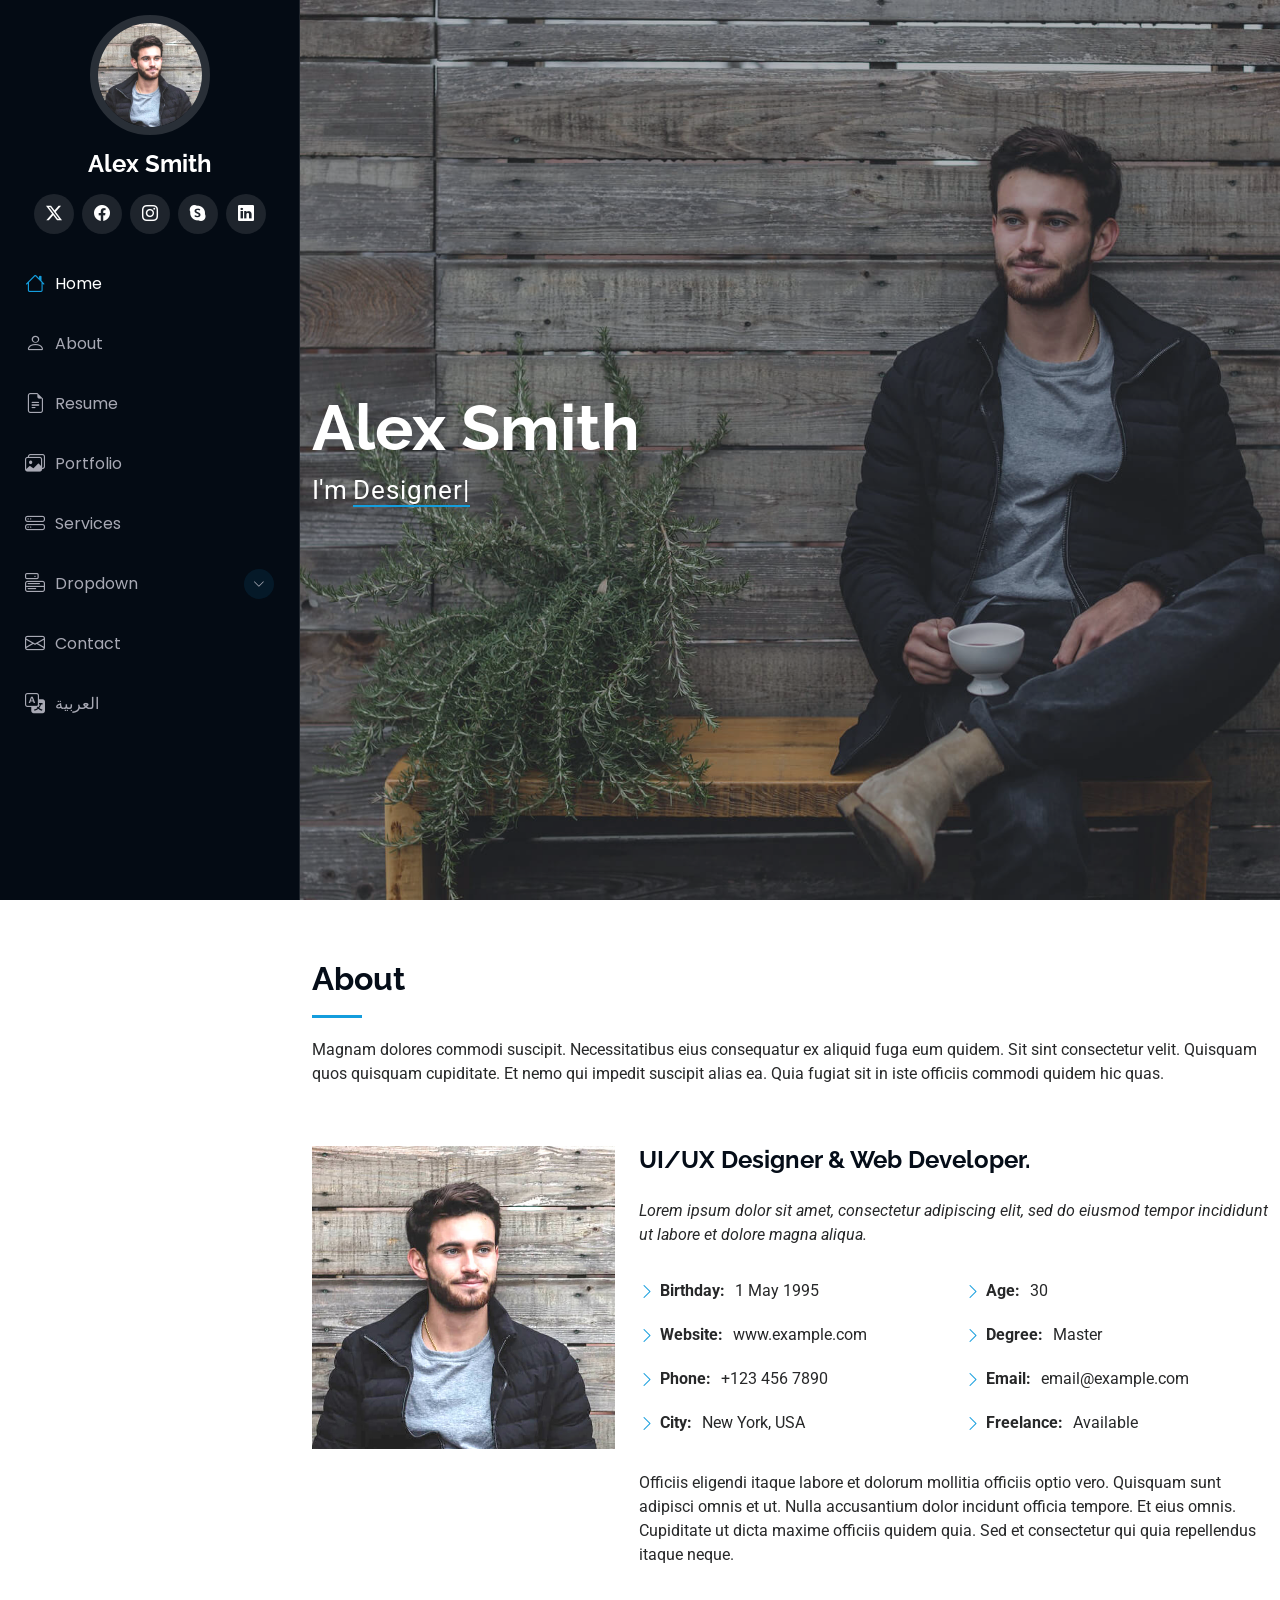
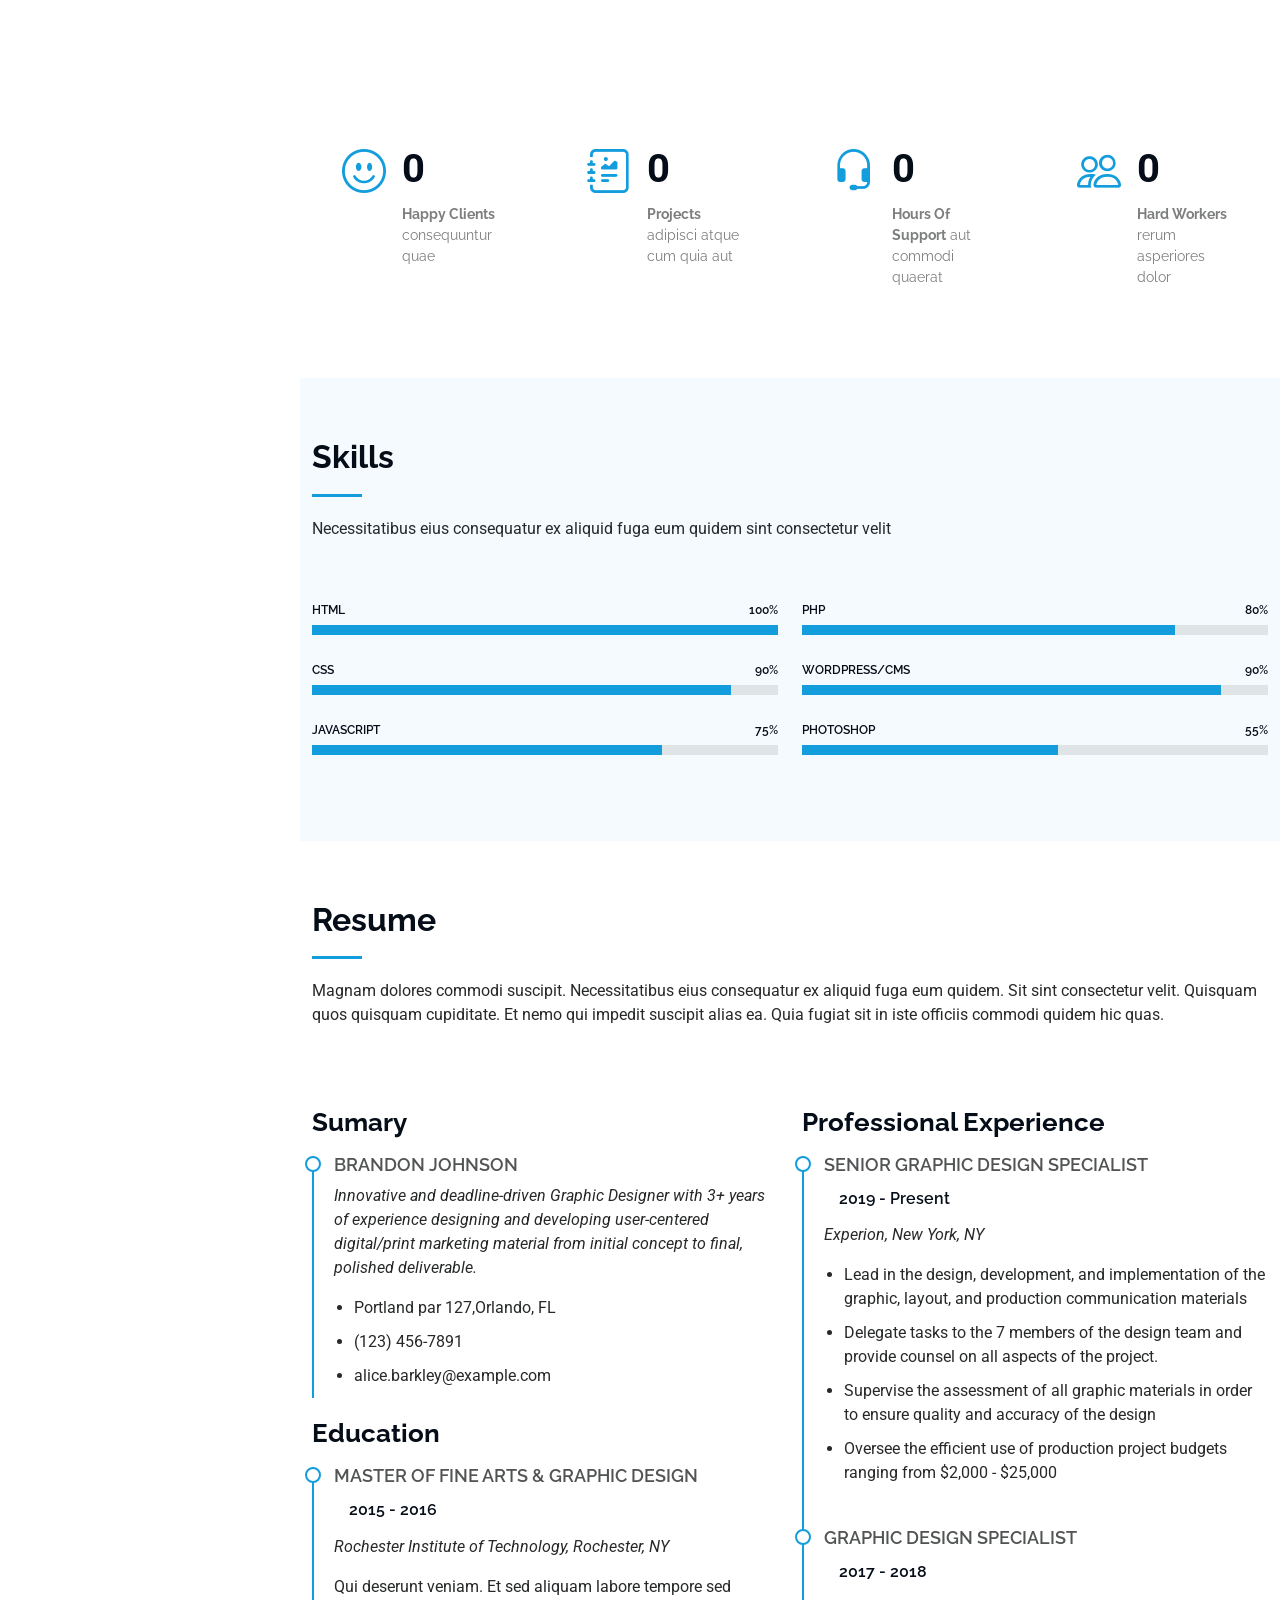
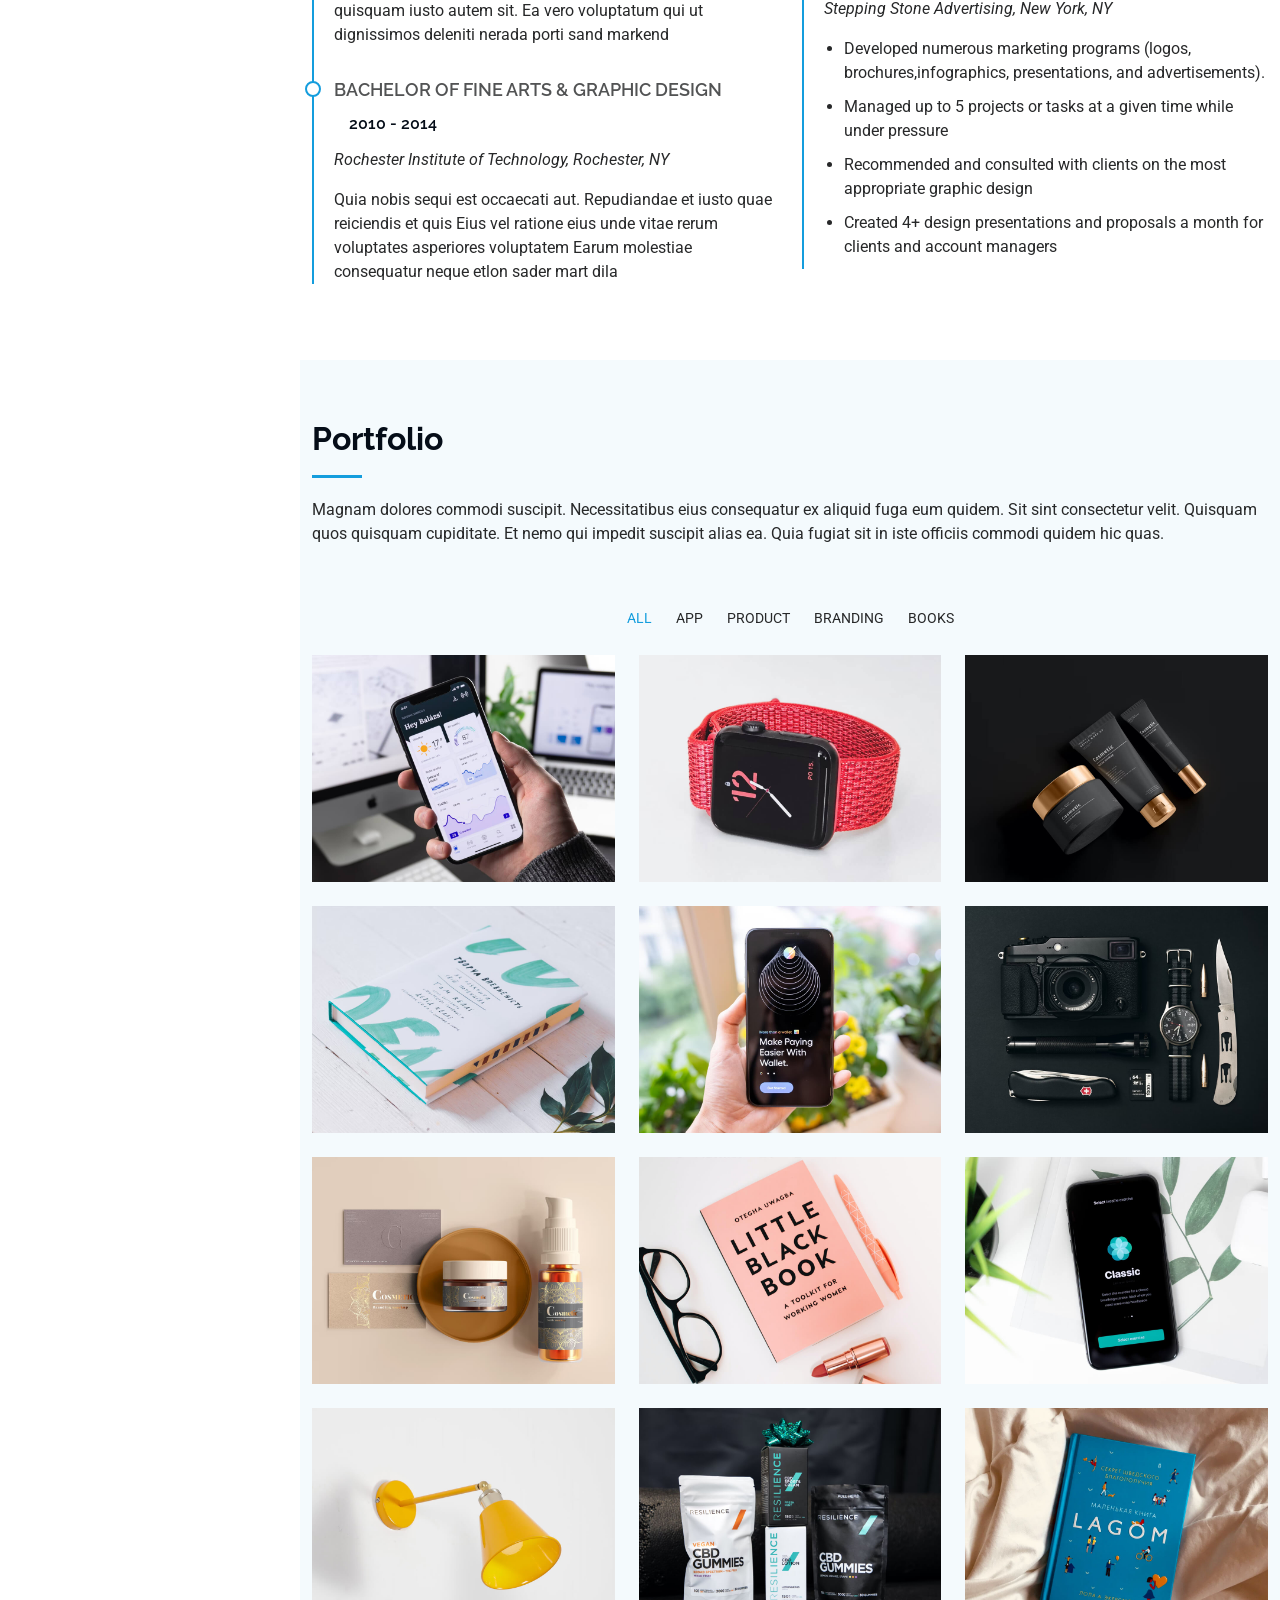
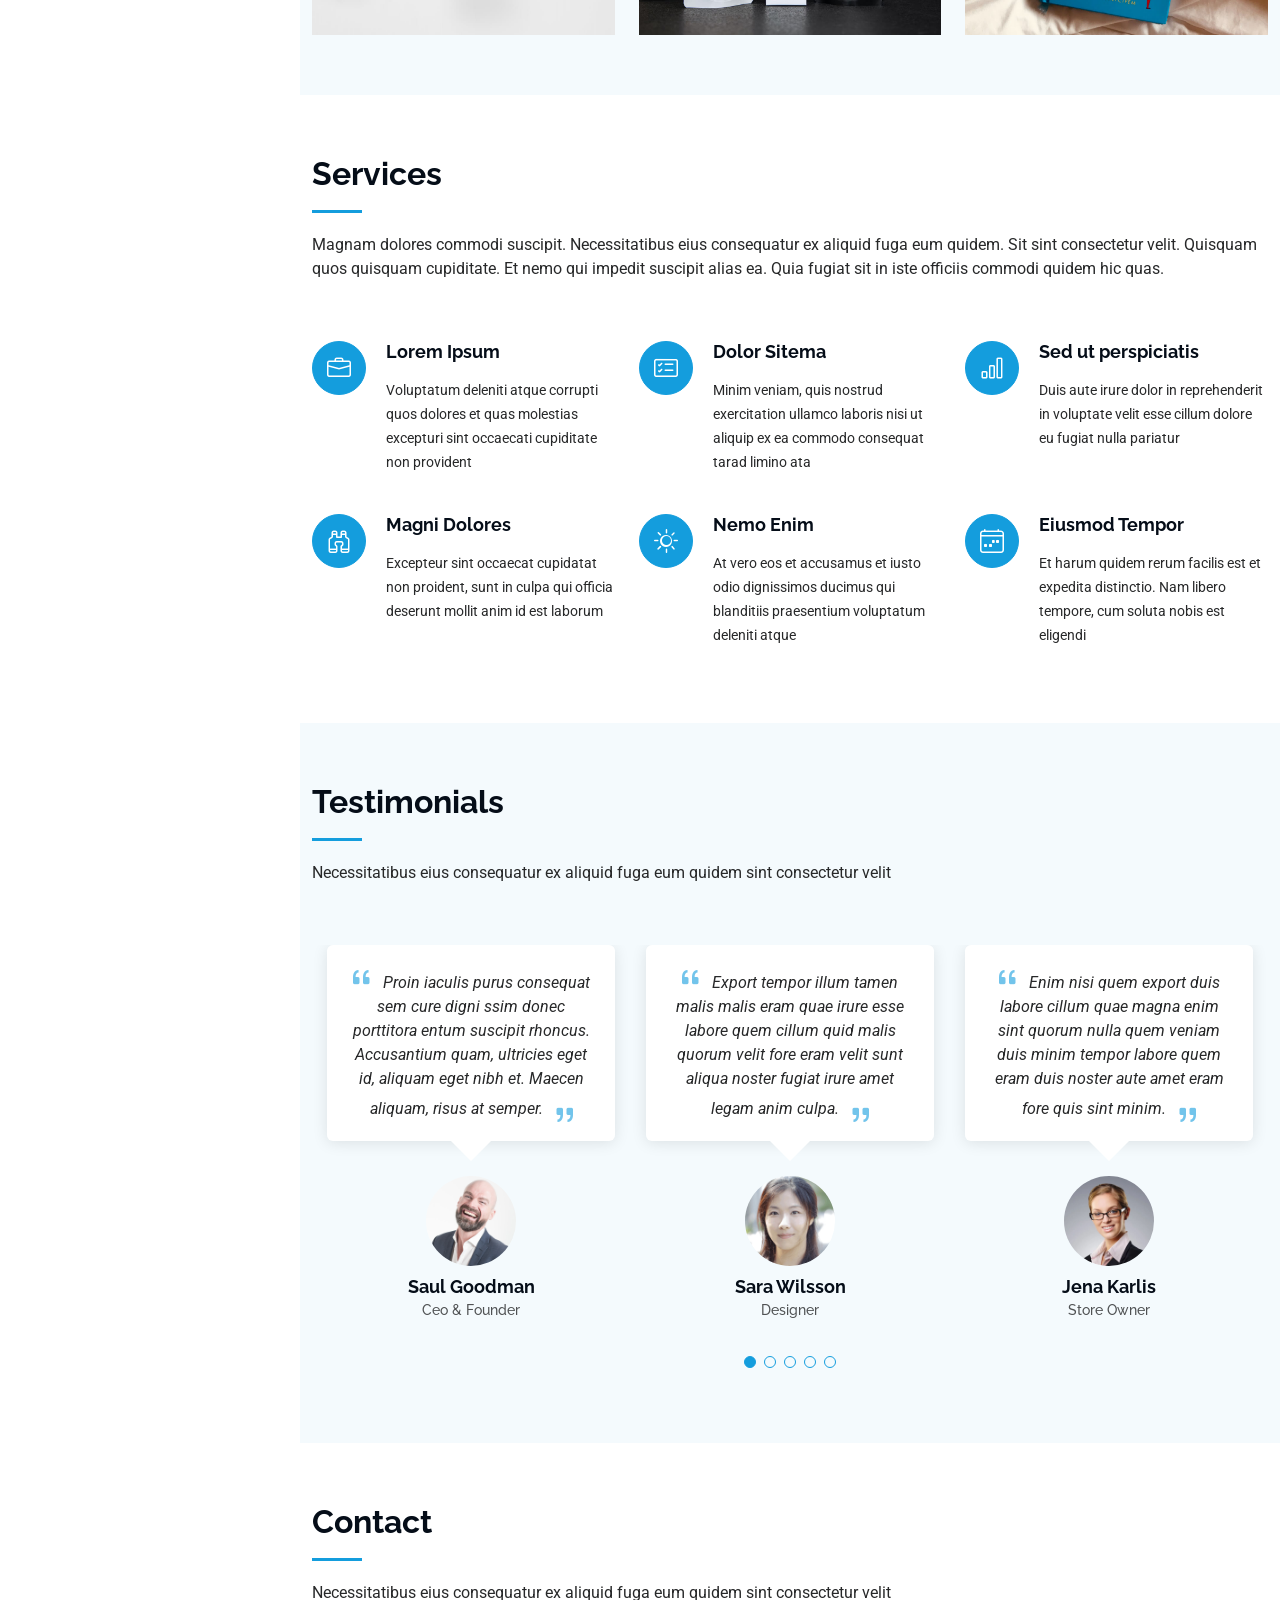
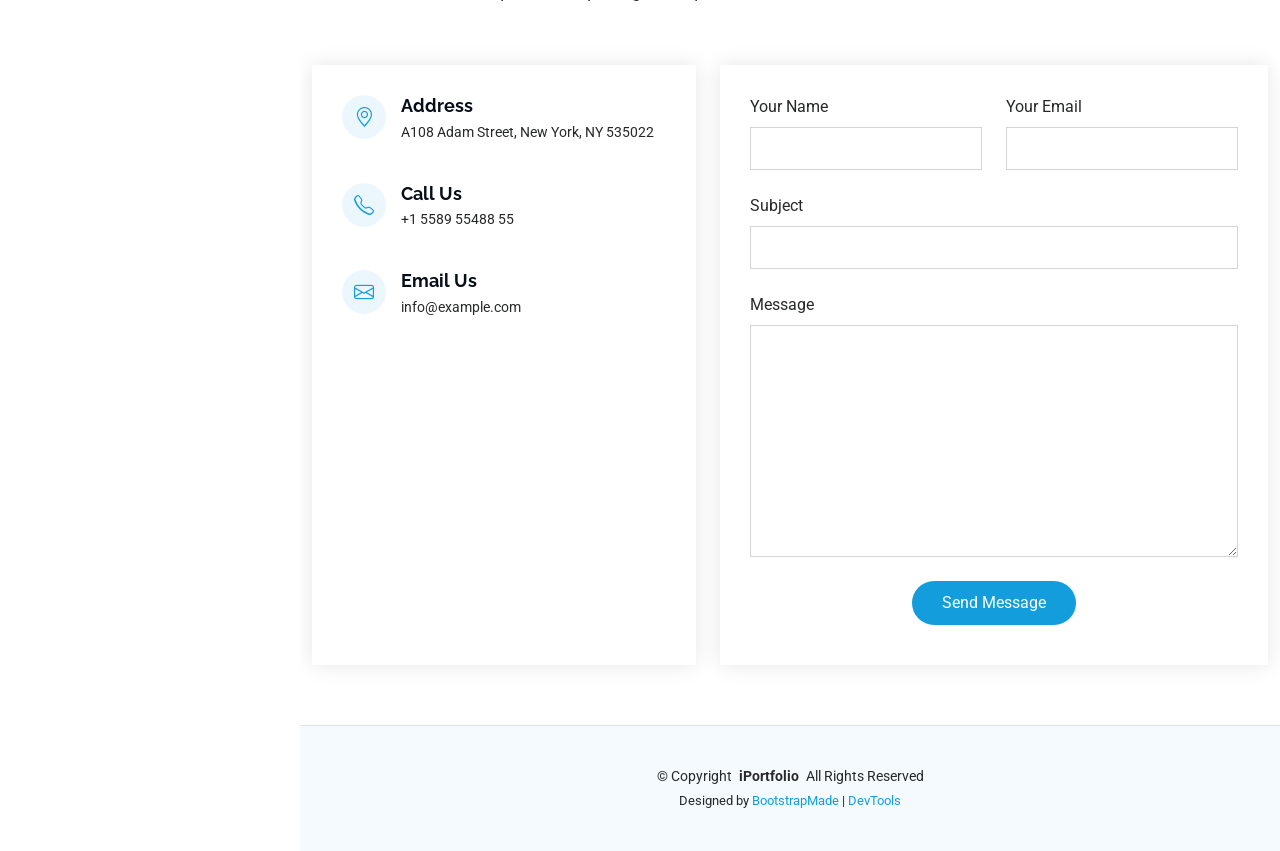
<file: index.html>
<!DOCTYPE html>
<html lang="en" dir="ltr">

<head>
  <meta charset="utf-8">
  <meta content="width=device-width, initial-scale=1.0" name="viewport">
  <title>Index - iPortfolio Bootstrap Template</title>
  <meta content="" name="description">
  <meta content="" name="keywords">

  <!-- Favicons -->
  <link href="assets/img/favicon.png" rel="icon">
  <link href="assets/img/apple-touch-icon.png" rel="apple-touch-icon">

  <!-- Fonts -->
  <link href="https://fonts.googleapis.com" rel="preconnect">
  <link href="https://fonts.gstatic.com" rel="preconnect" crossorigin>
  <link href="https://fonts.googleapis.com/css2?family=Roboto:ital,wght@0,100;0,300;0,400;0,500;0,700;0,900;1,100;1,300;1,400;1,500;1,700;1,900&family=Poppins:ital,wght@0,100;0,200;0,300;0,400;0,500;0,600;0,700;0,800;0,900;1,100;1,200;1,300;1,400;1,500;1,600;1,700;1,800;1,900&family=Raleway:ital,wght@0,100;0,200;0,300;0,400;0,500;0,600;0,700;0,800;0,900;1,100;1,200;1,300;1,400;1,500;1,600;1,700;1,800;1,900&display=swap" rel="stylesheet">

  <!-- Vendor CSS Files -->
  <link href="assets/vendor/bootstrap/css/bootstrap.min.css" rel="stylesheet">
  <link href="assets/vendor/bootstrap-icons/bootstrap-icons.css" rel="stylesheet">
  <link href="assets/vendor/aos/aos.css" rel="stylesheet">
  <link href="assets/vendor/glightbox/css/glightbox.min.css" rel="stylesheet">
  <link href="assets/vendor/swiper/swiper-bundle.min.css" rel="stylesheet">

  <!-- Main CSS File -->
  <link href="assets/css/main.css" rel="stylesheet">
 
  <!-- =======================================================
  * Template Name: iPortfolio
  * Template URL: https://bootstrapmade.com/iportfolio-bootstrap-portfolio-websites-template/
  * Updated: Jun 29 2024 with Bootstrap v5.3.3
  * Author: BootstrapMade.com
  * License: https://bootstrapmade.com/license/
  ======================================================== -->
</head>

<body class="index-page">

  <header id="header" class="header dark-background d-flex flex-column">
    <i class="header-toggle d-xl-none bi bi-list"></i>

    <div class="profile-img">
      <img src="assets/img/my-profile-img.jpg" alt="" class="img-fluid rounded-circle">
    </div>

    <a href="index.html" class="logo d-flex align-items-center justify-content-center">
      <!-- Uncomment the line below if you also wish to use an image logo -->
      <!-- <img src="assets/img/logo.png" alt=""> -->
      <h1 class="sitename">Alex Smith</h1>
    </a>

    <div class="social-links text-center">
      <a href="#" class="twitter"><i class="bi bi-twitter-x"></i></a>
      <a href="#" class="facebook"><i class="bi bi-facebook"></i></a>
      <a href="#" class="instagram"><i class="bi bi-instagram"></i></a>
      <a href="#" class="google-plus"><i class="bi bi-skype"></i></a>
      <a href="#" class="linkedin"><i class="bi bi-linkedin"></i></a>
    </div>

    <nav id="navmenu" class="navmenu">
      <ul>
        <li><a href="#hero" class="active"><i class="bi bi-house navicon"></i>Home</a></li>
        <li><a href="#about"><i class="bi bi-person navicon"></i> About</a></li>
        <li><a href="#resume"><i class="bi bi-file-earmark-text navicon"></i> Resume</a></li>
        <li><a href="#portfolio"><i class="bi bi-images navicon"></i> Portfolio</a></li>
        <li><a href="#services"><i class="bi bi-hdd-stack navicon"></i> Services</a></li>
        <li class="dropdown"><a href="#"><i class="bi bi-menu-button navicon"></i> <span>Dropdown</span> <i class="bi bi-chevron-down toggle-dropdown"></i></a>
          <ul>
            <li><a href="#">Dropdown 1</a></li>
            <li class="dropdown"><a href="#"><span>Deep Dropdown</span> <i class="bi bi-chevron-down toggle-dropdown"></i></a>
              <ul>
                <li><a href="#">Deep Dropdown 1</a></li>
                <li><a href="#">Deep Dropdown 2</a></li>
                <li><a href="#">Deep Dropdown 3</a></li>
                <li><a href="#">Deep Dropdown 4</a></li>
                <li><a href="#">Deep Dropdown 5</a></li>
              </ul>
            </li>
            <li><a href="#">Dropdown 2</a></li>
            <li><a href="#">Dropdown 3</a></li>
            <li><a href="#">Dropdown 4</a></li>
          </ul>
        </li>
        <li><a href="#contact"><i class="bi bi-envelope navicon"></i> Contact</a></li>
        <li><a href="ar.html"><i class="bi bi-translate navicon"></i> العربية</a></li>
      </ul>
    </nav>

  </header>

  <main class="main">

    <!-- Hero Section -->
    <section id="hero" class="hero section dark-background">

      <img src="assets/img/hero-bg.jpg" alt="" data-aos="fade-in" class="">

      <div class="container" data-aos="fade-up" data-aos-delay="100">
        <h2>Alex Smith</h2>
        <p>I'm <span class="typed" data-typed-items="Designer, Developer, Freelancer, Photographer">Designer</span><span class="typed-cursor typed-cursor--blink" aria-hidden="true"></span><span class="typed-cursor typed-cursor--blink" aria-hidden="true"></span></p>
      </div>

    </section><!-- /Hero Section -->

    <!-- About Section -->
    <section id="about" class="about section">

      <!-- Section Title -->
      <div class="container section-title" data-aos="fade-up">
        <h2>About</h2>
        <p>Magnam dolores commodi suscipit. Necessitatibus eius consequatur ex aliquid fuga eum quidem. Sit sint consectetur velit. Quisquam quos quisquam cupiditate. Et nemo qui impedit suscipit alias ea. Quia fugiat sit in iste officiis commodi quidem hic quas.</p>
      </div><!-- End Section Title -->

      <div class="container" data-aos="fade-up" data-aos-delay="100">

        <div class="row gy-4 justify-content-center">
          <div class="col-lg-4">
            <img src="assets/img/my-profile-img.jpg" class="img-fluid" alt="">
          </div>
          <div class="col-lg-8 content">
            <h2>UI/UX Designer &amp; Web Developer.</h2>
            <p class="fst-italic py-3">
              Lorem ipsum dolor sit amet, consectetur adipiscing elit, sed do eiusmod tempor incididunt ut labore et dolore
              magna aliqua.
            </p>
            <div class="row">
              <div class="col-lg-6">
                <ul>
                  <li><i class="bi bi-chevron-right"></i> <strong>Birthday:</strong> <span>1 May 1995</span></li>
                  <li><i class="bi bi-chevron-right"></i> <strong>Website:</strong> <span>www.example.com</span></li>
                  <li><i class="bi bi-chevron-right"></i> <strong>Phone:</strong> <span>+123 456 7890</span></li>
                  <li><i class="bi bi-chevron-right"></i> <strong>City:</strong> <span>New York, USA</span></li>
                </ul>
              </div>
              <div class="col-lg-6">
                <ul>
                  <li><i class="bi bi-chevron-right"></i> <strong>Age:</strong> <span>30</span></li>
                  <li><i class="bi bi-chevron-right"></i> <strong>Degree:</strong> <span>Master</span></li>
                  <li><i class="bi bi-chevron-right"></i> <strong>Email:</strong> <span>email@example.com</span></li>
                  <li><i class="bi bi-chevron-right"></i> <strong>Freelance:</strong> <span>Available</span></li>
                </ul>
              </div>
            </div>
            <p class="py-3">
              Officiis eligendi itaque labore et dolorum mollitia officiis optio vero. Quisquam sunt adipisci omnis et ut. Nulla accusantium dolor incidunt officia tempore. Et eius omnis.
              Cupiditate ut dicta maxime officiis quidem quia. Sed et consectetur qui quia repellendus itaque neque.
            </p>
          </div>
        </div>

      </div>

    </section><!-- /About Section -->

    <!-- Stats Section -->
    <section id="stats" class="stats section">

      <div class="container" data-aos="fade-up" data-aos-delay="100">

        <div class="row gy-4">

          <div class="col-lg-3 col-md-6">
            <div class="stats-item">
              <i class="bi bi-emoji-smile"></i>
              <span data-purecounter-start="0" data-purecounter-end="232" data-purecounter-duration="1" class="purecounter"></span>
              <p><strong>Happy Clients</strong> <span>consequuntur quae</span></p>
            </div>
          </div><!-- End Stats Item -->

          <div class="col-lg-3 col-md-6">
            <div class="stats-item">
              <i class="bi bi-journal-richtext"></i>
              <span data-purecounter-start="0" data-purecounter-end="521" data-purecounter-duration="1" class="purecounter"></span>
              <p><strong>Projects</strong> <span>adipisci atque cum quia aut</span></p>
            </div>
          </div><!-- End Stats Item -->

          <div class="col-lg-3 col-md-6">
            <div class="stats-item">
              <i class="bi bi-headset"></i>
              <span data-purecounter-start="0" data-purecounter-end="1453" data-purecounter-duration="1" class="purecounter"></span>
              <p><strong>Hours Of Support</strong> <span>aut commodi quaerat</span></p>
            </div>
          </div><!-- End Stats Item -->

          <div class="col-lg-3 col-md-6">
            <div class="stats-item">
              <i class="bi bi-people"></i>
              <span data-purecounter-start="0" data-purecounter-end="32" data-purecounter-duration="1" class="purecounter"></span>
              <p><strong>Hard Workers</strong> <span>rerum asperiores dolor</span></p>
            </div>
          </div><!-- End Stats Item -->

        </div>

      </div>

    </section><!-- /Stats Section -->

    <!-- Skills Section -->
    <section id="skills" class="skills section light-background">

      <!-- Section Title -->
      <div class="container section-title" data-aos="fade-up">
        <h2>Skills</h2>
        <p>Necessitatibus eius consequatur ex aliquid fuga eum quidem sint consectetur velit</p>
      </div><!-- End Section Title -->

      <div class="container" data-aos="fade-up" data-aos-delay="100">

        <div class="row skills-content skills-animation">

          <div class="col-lg-6">

            <div class="progress">
              <span class="skill"><span>HTML</span> <i class="val">100%</i></span>
              <div class="progress-bar-wrap">
                <div class="progress-bar" role="progressbar" aria-valuenow="100" aria-valuemin="0" aria-valuemax="100"></div>
              </div>
            </div><!-- End Skills Item -->

            <div class="progress">
              <span class="skill"><span>CSS</span> <i class="val">90%</i></span>
              <div class="progress-bar-wrap">
                <div class="progress-bar" role="progressbar" aria-valuenow="90" aria-valuemin="0" aria-valuemax="100"></div>
              </div>
            </div><!-- End Skills Item -->

            <div class="progress">
              <span class="skill"><span>JavaScript</span> <i class="val">75%</i></span>
              <div class="progress-bar-wrap">
                <div class="progress-bar" role="progressbar" aria-valuenow="75" aria-valuemin="0" aria-valuemax="100"></div>
              </div>
            </div><!-- End Skills Item -->

          </div>

          <div class="col-lg-6">

            <div class="progress">
              <span class="skill"><span>PHP</span> <i class="val">80%</i></span>
              <div class="progress-bar-wrap">
                <div class="progress-bar" role="progressbar" aria-valuenow="80" aria-valuemin="0" aria-valuemax="100"></div>
              </div>
            </div><!-- End Skills Item -->

            <div class="progress">
              <span class="skill"><span>WordPress/CMS</span> <i class="val">90%</i></span>
              <div class="progress-bar-wrap">
                <div class="progress-bar" role="progressbar" aria-valuenow="90" aria-valuemin="0" aria-valuemax="100"></div>
              </div>
            </div><!-- End Skills Item -->

            <div class="progress">
              <span class="skill"><span>Photoshop</span> <i class="val">55%</i></span>
              <div class="progress-bar-wrap">
                <div class="progress-bar" role="progressbar" aria-valuenow="55" aria-valuemin="0" aria-valuemax="100"></div>
              </div>
            </div><!-- End Skills Item -->

          </div>

        </div>

      </div>

    </section><!-- /Skills Section -->

    <!-- Resume Section -->
    <section id="resume" class="resume section">

      <!-- Section Title -->
      <div class="container section-title" data-aos="fade-up">
        <h2>Resume</h2>
        <p>Magnam dolores commodi suscipit. Necessitatibus eius consequatur ex aliquid fuga eum quidem. Sit sint consectetur velit. Quisquam quos quisquam cupiditate. Et nemo qui impedit suscipit alias ea. Quia fugiat sit in iste officiis commodi quidem hic quas.</p>
      </div><!-- End Section Title -->

      <div class="container">

        <div class="row">

          <div class="col-lg-6" data-aos="fade-up" data-aos-delay="100">
            <h3 class="resume-title">Sumary</h3>

            <div class="resume-item pb-0">
              <h4>Brandon Johnson</h4>
              <p><em>Innovative and deadline-driven Graphic Designer with 3+ years of experience designing and developing user-centered digital/print marketing material from initial concept to final, polished deliverable.</em></p>
              <ul>
                <li>Portland par 127,Orlando, FL</li>
                <li>(123) 456-7891</li>
                <li>alice.barkley@example.com</li>
              </ul>
            </div><!-- Edn Resume Item -->

            <h3 class="resume-title">Education</h3>
            <div class="resume-item">
              <h4>Master of Fine Arts &amp; Graphic Design</h4>
              <h5>2015 - 2016</h5>
              <p><em>Rochester Institute of Technology, Rochester, NY</em></p>
              <p>Qui deserunt veniam. Et sed aliquam labore tempore sed quisquam iusto autem sit. Ea vero voluptatum qui ut dignissimos deleniti nerada porti sand markend</p>
            </div><!-- Edn Resume Item -->

            <div class="resume-item">
              <h4>Bachelor of Fine Arts &amp; Graphic Design</h4>
              <h5>2010 - 2014</h5>
              <p><em>Rochester Institute of Technology, Rochester, NY</em></p>
              <p>Quia nobis sequi est occaecati aut. Repudiandae et iusto quae reiciendis et quis Eius vel ratione eius unde vitae rerum voluptates asperiores voluptatem Earum molestiae consequatur neque etlon sader mart dila</p>
            </div><!-- Edn Resume Item -->

          </div>

          <div class="col-lg-6" data-aos="fade-up" data-aos-delay="200">
            <h3 class="resume-title">Professional Experience</h3>
            <div class="resume-item">
              <h4>Senior graphic design specialist</h4>
              <h5>2019 - Present</h5>
              <p><em>Experion, New York, NY </em></p>
              <ul>
                <li>Lead in the design, development, and implementation of the graphic, layout, and production communication materials</li>
                <li>Delegate tasks to the 7 members of the design team and provide counsel on all aspects of the project. </li>
                <li>Supervise the assessment of all graphic materials in order to ensure quality and accuracy of the design</li>
                <li>Oversee the efficient use of production project budgets ranging from $2,000 - $25,000</li>
              </ul>
            </div><!-- Edn Resume Item -->

            <div class="resume-item">
              <h4>Graphic design specialist</h4>
              <h5>2017 - 2018</h5>
              <p><em>Stepping Stone Advertising, New York, NY</em></p>
              <ul>
                <li>Developed numerous marketing programs (logos, brochures,infographics, presentations, and advertisements).</li>
                <li>Managed up to 5 projects or tasks at a given time while under pressure</li>
                <li>Recommended and consulted with clients on the most appropriate graphic design</li>
                <li>Created 4+ design presentations and proposals a month for clients and account managers</li>
              </ul>
            </div><!-- Edn Resume Item -->

          </div>

        </div>

      </div>

    </section><!-- /Resume Section -->

    <!-- Portfolio Section -->
    <section id="portfolio" class="portfolio section light-background">

      <!-- Section Title -->
      <div class="container section-title" data-aos="fade-up">
        <h2>Portfolio</h2>
        <p>Magnam dolores commodi suscipit. Necessitatibus eius consequatur ex aliquid fuga eum quidem. Sit sint consectetur velit. Quisquam quos quisquam cupiditate. Et nemo qui impedit suscipit alias ea. Quia fugiat sit in iste officiis commodi quidem hic quas.</p>
      </div><!-- End Section Title -->

      <div class="container">

        <div class="isotope-layout" data-default-filter="*" data-layout="masonry" data-sort="original-order">

          <ul class="portfolio-filters isotope-filters" data-aos="fade-up" data-aos-delay="100">
            <li data-filter="*" class="filter-active">All</li>
            <li data-filter=".filter-app">App</li>
            <li data-filter=".filter-product">Product</li>
            <li data-filter=".filter-branding">Branding</li>
            <li data-filter=".filter-books">Books</li>
          </ul><!-- End Portfolio Filters -->

          <div class="row gy-4 isotope-container" data-aos="fade-up" data-aos-delay="200">

            <div class="col-lg-4 col-md-6 portfolio-item isotope-item filter-app">
              <div class="portfolio-content h-100">
                <img src="assets/img/portfolio/app-1.jpg" class="img-fluid" alt="">
                <div class="portfolio-info">
                  <h4>App 1</h4>
                  <p>Lorem ipsum, dolor sit amet consectetur</p>
                  <a href="assets/img/portfolio/app-1.jpg" title="App 1" data-gallery="portfolio-gallery-app" class="glightbox preview-link"><i class="bi bi-zoom-in"></i></a>
                  <a href="portfolio-details.html" title="More Details" class="details-link"><i class="bi bi-link-45deg"></i></a>
                </div>
              </div>
            </div><!-- End Portfolio Item -->

            <div class="col-lg-4 col-md-6 portfolio-item isotope-item filter-product">
              <div class="portfolio-content h-100">
                <img src="assets/img/portfolio/product-1.jpg" class="img-fluid" alt="">
                <div class="portfolio-info">
                  <h4>Product 1</h4>
                  <p>Lorem ipsum, dolor sit amet consectetur</p>
                  <a href="assets/img/portfolio/product-1.jpg" title="Product 1" data-gallery="portfolio-gallery-product" class="glightbox preview-link"><i class="bi bi-zoom-in"></i></a>
                  <a href="portfolio-details.html" title="More Details" class="details-link"><i class="bi bi-link-45deg"></i></a>
                </div>
              </div>
            </div><!-- End Portfolio Item -->

            <div class="col-lg-4 col-md-6 portfolio-item isotope-item filter-branding">
              <div class="portfolio-content h-100">
                <img src="assets/img/portfolio/branding-1.jpg" class="img-fluid" alt="">
                <div class="portfolio-info">
                  <h4>Branding 1</h4>
                  <p>Lorem ipsum, dolor sit amet consectetur</p>
                  <a href="assets/img/portfolio/branding-1.jpg" title="Branding 1" data-gallery="portfolio-gallery-branding" class="glightbox preview-link"><i class="bi bi-zoom-in"></i></a>
                  <a href="portfolio-details.html" title="More Details" class="details-link"><i class="bi bi-link-45deg"></i></a>
                </div>
              </div>
            </div><!-- End Portfolio Item -->

            <div class="col-lg-4 col-md-6 portfolio-item isotope-item filter-books">
              <div class="portfolio-content h-100">
                <img src="assets/img/portfolio/books-1.jpg" class="img-fluid" alt="">
                <div class="portfolio-info">
                  <h4>Books 1</h4>
                  <p>Lorem ipsum, dolor sit amet consectetur</p>
                  <a href="assets/img/portfolio/books-1.jpg" title="Branding 1" data-gallery="portfolio-gallery-book" class="glightbox preview-link"><i class="bi bi-zoom-in"></i></a>
                  <a href="portfolio-details.html" title="More Details" class="details-link"><i class="bi bi-link-45deg"></i></a>
                </div>
              </div>
            </div><!-- End Portfolio Item -->

            <div class="col-lg-4 col-md-6 portfolio-item isotope-item filter-app">
              <div class="portfolio-content h-100">
                <img src="assets/img/portfolio/app-2.jpg" class="img-fluid" alt="">
                <div class="portfolio-info">
                  <h4>App 2</h4>
                  <p>Lorem ipsum, dolor sit amet consectetur</p>
                  <a href="assets/img/portfolio/app-2.jpg" title="App 2" data-gallery="portfolio-gallery-app" class="glightbox preview-link"><i class="bi bi-zoom-in"></i></a>
                  <a href="portfolio-details.html" title="More Details" class="details-link"><i class="bi bi-link-45deg"></i></a>
                </div>
              </div>
            </div><!-- End Portfolio Item -->

            <div class="col-lg-4 col-md-6 portfolio-item isotope-item filter-product">
              <div class="portfolio-content h-100">
                <img src="assets/img/portfolio/product-2.jpg" class="img-fluid" alt="">
                <div class="portfolio-info">
                  <h4>Product 2</h4>
                  <p>Lorem ipsum, dolor sit amet consectetur</p>
                  <a href="assets/img/portfolio/product-2.jpg" title="Product 2" data-gallery="portfolio-gallery-product" class="glightbox preview-link"><i class="bi bi-zoom-in"></i></a>
                  <a href="portfolio-details.html" title="More Details" class="details-link"><i class="bi bi-link-45deg"></i></a>
                </div>
              </div>
            </div><!-- End Portfolio Item -->

            <div class="col-lg-4 col-md-6 portfolio-item isotope-item filter-branding">
              <div class="portfolio-content h-100">
                <img src="assets/img/portfolio/branding-2.jpg" class="img-fluid" alt="">
                <div class="portfolio-info">
                  <h4>Branding 2</h4>
                  <p>Lorem ipsum, dolor sit amet consectetur</p>
                  <a href="assets/img/portfolio/branding-2.jpg" title="Branding 2" data-gallery="portfolio-gallery-branding" class="glightbox preview-link"><i class="bi bi-zoom-in"></i></a>
                  <a href="portfolio-details.html" title="More Details" class="details-link"><i class="bi bi-link-45deg"></i></a>
                </div>
              </div>
            </div><!-- End Portfolio Item -->

            <div class="col-lg-4 col-md-6 portfolio-item isotope-item filter-books">
              <div class="portfolio-content h-100">
                <img src="assets/img/portfolio/books-2.jpg" class="img-fluid" alt="">
                <div class="portfolio-info">
                  <h4>Books 2</h4>
                  <p>Lorem ipsum, dolor sit amet consectetur</p>
                  <a href="assets/img/portfolio/books-2.jpg" title="Branding 2" data-gallery="portfolio-gallery-book" class="glightbox preview-link"><i class="bi bi-zoom-in"></i></a>
                  <a href="portfolio-details.html" title="More Details" class="details-link"><i class="bi bi-link-45deg"></i></a>
                </div>
              </div>
            </div><!-- End Portfolio Item -->

            <div class="col-lg-4 col-md-6 portfolio-item isotope-item filter-app">
              <div class="portfolio-content h-100">
                <img src="assets/img/portfolio/app-3.jpg" class="img-fluid" alt="">
                <div class="portfolio-info">
                  <h4>App 3</h4>
                  <p>Lorem ipsum, dolor sit amet consectetur</p>
                  <a href="assets/img/portfolio/app-3.jpg" title="App 3" data-gallery="portfolio-gallery-app" class="glightbox preview-link"><i class="bi bi-zoom-in"></i></a>
                  <a href="portfolio-details.html" title="More Details" class="details-link"><i class="bi bi-link-45deg"></i></a>
                </div>
              </div>
            </div><!-- End Portfolio Item -->

            <div class="col-lg-4 col-md-6 portfolio-item isotope-item filter-product">
              <div class="portfolio-content h-100">
                <img src="assets/img/portfolio/product-3.jpg" class="img-fluid" alt="">
                <div class="portfolio-info">
                  <h4>Product 3</h4>
                  <p>Lorem ipsum, dolor sit amet consectetur</p>
                  <a href="assets/img/portfolio/product-3.jpg" title="Product 3" data-gallery="portfolio-gallery-product" class="glightbox preview-link"><i class="bi bi-zoom-in"></i></a>
                  <a href="portfolio-details.html" title="More Details" class="details-link"><i class="bi bi-link-45deg"></i></a>
                </div>
              </div>
            </div><!-- End Portfolio Item -->

            <div class="col-lg-4 col-md-6 portfolio-item isotope-item filter-branding">
              <div class="portfolio-content h-100">
                <img src="assets/img/portfolio/branding-3.jpg" class="img-fluid" alt="">
                <div class="portfolio-info">
                  <h4>Branding 3</h4>
                  <p>Lorem ipsum, dolor sit amet consectetur</p>
                  <a href="assets/img/portfolio/branding-3.jpg" title="Branding 2" data-gallery="portfolio-gallery-branding" class="glightbox preview-link"><i class="bi bi-zoom-in"></i></a>
                  <a href="portfolio-details.html" title="More Details" class="details-link"><i class="bi bi-link-45deg"></i></a>
                </div>
              </div>
            </div><!-- End Portfolio Item -->

            <div class="col-lg-4 col-md-6 portfolio-item isotope-item filter-books">
              <div class="portfolio-content h-100">
                <img src="assets/img/portfolio/books-3.jpg" class="img-fluid" alt="">
                <div class="portfolio-info">
                  <h4>Books 3</h4>
                  <p>Lorem ipsum, dolor sit amet consectetur</p>
                  <a href="assets/img/portfolio/books-3.jpg" title="Branding 3" data-gallery="portfolio-gallery-book" class="glightbox preview-link"><i class="bi bi-zoom-in"></i></a>
                  <a href="portfolio-details.html" title="More Details" class="details-link"><i class="bi bi-link-45deg"></i></a>
                </div>
              </div>
            </div><!-- End Portfolio Item -->

          </div><!-- End Portfolio Container -->

        </div>

      </div>

    </section><!-- /Portfolio Section -->

    <!-- Services Section -->
    <section id="services" class="services section">

      <!-- Section Title -->
      <div class="container section-title" data-aos="fade-up">
        <h2>Services</h2>
        <p>Magnam dolores commodi suscipit. Necessitatibus eius consequatur ex aliquid fuga eum quidem. Sit sint consectetur velit. Quisquam quos quisquam cupiditate. Et nemo qui impedit suscipit alias ea. Quia fugiat sit in iste officiis commodi quidem hic quas.</p>
      </div><!-- End Section Title -->

      <div class="container">

        <div class="row gy-4">

          <div class="col-lg-4 col-md-6 service-item d-flex" data-aos="fade-up" data-aos-delay="100">
            <div class="icon flex-shrink-0"><i class="bi bi-briefcase"></i></div>
            <div>
              <h4 class="title"><a href="service-details.html" class="stretched-link">Lorem Ipsum</a></h4>
              <p class="description">Voluptatum deleniti atque corrupti quos dolores et quas molestias excepturi sint occaecati cupiditate non provident</p>
            </div>
          </div>
          <!-- End Service Item -->

          <div class="col-lg-4 col-md-6 service-item d-flex" data-aos="fade-up" data-aos-delay="200">
            <div class="icon flex-shrink-0"><i class="bi bi-card-checklist"></i></div>
            <div>
              <h4 class="title"><a href="service-details.html" class="stretched-link">Dolor Sitema</a></h4>
              <p class="description">Minim veniam, quis nostrud exercitation ullamco laboris nisi ut aliquip ex ea commodo consequat tarad limino ata</p>
            </div>
          </div><!-- End Service Item -->

          <div class="col-lg-4 col-md-6 service-item d-flex" data-aos="fade-up" data-aos-delay="300">
            <div class="icon flex-shrink-0"><i class="bi bi-bar-chart"></i></div>
            <div>
              <h4 class="title"><a href="service-details.html" class="stretched-link">Sed ut perspiciatis</a></h4>
              <p class="description">Duis aute irure dolor in reprehenderit in voluptate velit esse cillum dolore eu fugiat nulla pariatur</p>
            </div>
          </div><!-- End Service Item -->

          <div class="col-lg-4 col-md-6 service-item d-flex" data-aos="fade-up" data-aos-delay="400">
            <div class="icon flex-shrink-0"><i class="bi bi-binoculars"></i></div>
            <div>
              <h4 class="title"><a href="service-details.html" class="stretched-link">Magni Dolores</a></h4>
              <p class="description">Excepteur sint occaecat cupidatat non proident, sunt in culpa qui officia deserunt mollit anim id est laborum</p>
            </div>
          </div><!-- End Service Item -->

          <div class="col-lg-4 col-md-6 service-item d-flex" data-aos="fade-up" data-aos-delay="500">
            <div class="icon flex-shrink-0"><i class="bi bi-brightness-high"></i></div>
            <div>
              <h4 class="title"><a href="service-details.html" class="stretched-link">Nemo Enim</a></h4>
              <p class="description">At vero eos et accusamus et iusto odio dignissimos ducimus qui blanditiis praesentium voluptatum deleniti atque</p>
            </div>
          </div><!-- End Service Item -->

          <div class="col-lg-4 col-md-6 service-item d-flex" data-aos="fade-up" data-aos-delay="600">
            <div class="icon flex-shrink-0"><i class="bi bi-calendar4-week"></i></div>
            <div>
              <h4 class="title"><a href="service-details.html" class="stretched-link">Eiusmod Tempor</a></h4>
              <p class="description">Et harum quidem rerum facilis est et expedita distinctio. Nam libero tempore, cum soluta nobis est eligendi</p>
            </div>
          </div><!-- End Service Item -->

        </div>

      </div>

    </section><!-- /Services Section -->

    <!-- Testimonials Section -->
    <section id="testimonials" class="testimonials section light-background">

      <!-- Section Title -->
      <div class="container section-title" data-aos="fade-up">
        <h2>Testimonials</h2>
        <p>Necessitatibus eius consequatur ex aliquid fuga eum quidem sint consectetur velit</p>
      </div><!-- End Section Title -->

      <div class="container" data-aos="fade-up" data-aos-delay="100">

        <div class="swiper init-swiper">
          <script type="application/json" class="swiper-config">
            {
              "loop": true,
              "speed": 600,
              "autoplay": {
                "delay": 5000
              },
              "slidesPerView": "auto",
              "pagination": {
                "el": ".swiper-pagination",
                "type": "bullets",
                "clickable": true
              },
              "breakpoints": {
                "320": {
                  "slidesPerView": 1,
                  "spaceBetween": 40
                },
                "1200": {
                  "slidesPerView": 3,
                  "spaceBetween": 1
                }
              }
            }
          </script>
          <div class="swiper-wrapper">

            <div class="swiper-slide">
              <div class="testimonial-item">
                <p>
                  <i class="bi bi-quote quote-icon-left"></i>
                  <span>Proin iaculis purus consequat sem cure digni ssim donec porttitora entum suscipit rhoncus. Accusantium quam, ultricies eget id, aliquam eget nibh et. Maecen aliquam, risus at semper.</span>
                  <i class="bi bi-quote quote-icon-right"></i>
                </p>
                <img src="assets/img/testimonials/testimonials-1.jpg" class="testimonial-img" alt="">
                <h3>Saul Goodman</h3>
                <h4>Ceo &amp; Founder</h4>
              </div>
            </div><!-- End testimonial item -->

            <div class="swiper-slide">
              <div class="testimonial-item">
                <p>
                  <i class="bi bi-quote quote-icon-left"></i>
                  <span>Export tempor illum tamen malis malis eram quae irure esse labore quem cillum quid malis quorum velit fore eram velit sunt aliqua noster fugiat irure amet legam anim culpa.</span>
                  <i class="bi bi-quote quote-icon-right"></i>
                </p>
                <img src="assets/img/testimonials/testimonials-2.jpg" class="testimonial-img" alt="">
                <h3>Sara Wilsson</h3>
                <h4>Designer</h4>
              </div>
            </div><!-- End testimonial item -->

            <div class="swiper-slide">
              <div class="testimonial-item">
                <p>
                  <i class="bi bi-quote quote-icon-left"></i>
                  <span>Enim nisi quem export duis labore cillum quae magna enim sint quorum nulla quem veniam duis minim tempor labore quem eram duis noster aute amet eram fore quis sint minim.</span>
                  <i class="bi bi-quote quote-icon-right"></i>
                </p>
                <img src="assets/img/testimonials/testimonials-3.jpg" class="testimonial-img" alt="">
                <h3>Jena Karlis</h3>
                <h4>Store Owner</h4>
              </div>
            </div><!-- End testimonial item -->

            <div class="swiper-slide">
              <div class="testimonial-item">
                <p>
                  <i class="bi bi-quote quote-icon-left"></i>
                  <span>Fugiat enim eram quae cillum dolore dolor amet nulla culpa multos export minim fugiat dolor enim duis veniam ipsum anim magna sunt elit fore quem dolore labore illum veniam.</span>
                  <i class="bi bi-quote quote-icon-right"></i>
                </p>
                <img src="assets/img/testimonials/testimonials-4.jpg" class="testimonial-img" alt="">
                <h3>Matt Brandon</h3>
                <h4>Freelancer</h4>
              </div>
            </div><!-- End testimonial item -->

            <div class="swiper-slide">
              <div class="testimonial-item">
                <p>
                  <i class="bi bi-quote quote-icon-left"></i>
                  <span>Quis quorum aliqua sint quem legam fore sunt eram irure aliqua veniam tempor noster veniam sunt culpa nulla illum cillum fugiat legam esse veniam culpa fore nisi cillum quid.</span>
                  <i class="bi bi-quote quote-icon-right"></i>
                </p>
                <img src="assets/img/testimonials/testimonials-5.jpg" class="testimonial-img" alt="">
                <h3>John Larson</h3>
                <h4>Entrepreneur</h4>
              </div>
            </div><!-- End testimonial item -->

          </div>
          <div class="swiper-pagination"></div>
        </div>

      </div>

    </section><!-- /Testimonials Section -->

    <!-- Contact Section -->
    <section id="contact" class="contact section">

      <!-- Section Title -->
      <div class="container section-title" data-aos="fade-up">
        <h2>Contact</h2>
        <p>Necessitatibus eius consequatur ex aliquid fuga eum quidem sint consectetur velit</p>
      </div><!-- End Section Title -->

      <div class="container" data-aos="fade-up" data-aos-delay="100">

        <div class="row gy-4">

          <div class="col-lg-5">

            <div class="info-wrap">
              <div class="info-item d-flex" data-aos="fade-up" data-aos-delay="200">
                <i class="bi bi-geo-alt flex-shrink-0"></i>
                <div>
                  <h3>Address</h3>
                  <p>A108 Adam Street, New York, NY 535022</p>
                </div>
              </div><!-- End Info Item -->

              <div class="info-item d-flex" data-aos="fade-up" data-aos-delay="300">
                <i class="bi bi-telephone flex-shrink-0"></i>
                <div>
                  <h3>Call Us</h3>
                  <p>+1 5589 55488 55</p>
                </div>
              </div><!-- End Info Item -->

              <div class="info-item d-flex" data-aos="fade-up" data-aos-delay="400">
                <i class="bi bi-envelope flex-shrink-0"></i>
                <div>
                  <h3>Email Us</h3>
                  <p>info@example.com</p>
                </div>
              </div><!-- End Info Item -->

              <iframe src="https://www.google.com/maps/embed?pb=!1m14!1m8!1m3!1d48389.78314118045!2d-74.006138!3d40.710059!3m2!1i1024!2i768!4f13.1!3m3!1m2!1s0x89c25a22a3bda30d%3A0xb89d1fe6bc499443!2sDowntown%20Conference%20Center!5e0!3m2!1sen!2sus!4v1676961268712!5m2!1sen!2sus" frameborder="0" style="border:0; width: 100%; height: 270px;" allowfullscreen="" loading="lazy" referrerpolicy="no-referrer-when-downgrade"></iframe>
            </div>
          </div>

          <div class="col-lg-7">
            <form action="forms/contact.php" method="post" class="php-email-form" data-aos="fade-up" data-aos-delay="200">
              <div class="row gy-4">

                <div class="col-md-6">
                  <label for="name-field" class="pb-2">Your Name</label>
                  <input type="text" name="name" id="name-field" class="form-control" required="">
                </div>

                <div class="col-md-6">
                  <label for="email-field" class="pb-2">Your Email</label>
                  <input type="email" class="form-control" name="email" id="email-field" required="">
                </div>

                <div class="col-md-12">
                  <label for="subject-field" class="pb-2">Subject</label>
                  <input type="text" class="form-control" name="subject" id="subject-field" required="">
                </div>

                <div class="col-md-12">
                  <label for="message-field" class="pb-2">Message</label>
                  <textarea class="form-control" name="message" rows="10" id="message-field" required=""></textarea>
                </div>

                <div class="col-md-12 text-center">
                  <div class="loading">Loading</div>
                  <div class="error-message"></div>
                  <div class="sent-message">Your message has been sent. Thank you!</div>

                  <button type="submit">Send Message</button>
                </div>

              </div>
            </form>
          </div><!-- End Contact Form -->

        </div>

      </div>

    </section><!-- /Contact Section -->

  </main>

  <footer id="footer" class="footer position-relative light-background">

    <div class="container">
      <div class="copyright text-center ">
        <p>© <span>Copyright</span> <strong class="px-1 sitename">iPortfolio</strong> <span>All Rights Reserved</span></p>
      </div>
      <div class="credits">
        <!-- All the links in the footer should remain intact. -->
        <!-- You can delete the links only if you've purchased the pro version. -->
        <!-- Licensing information: https://bootstrapmade.com/license/ -->
        <!-- Purchase the pro version with working PHP/AJAX contact form: [buy-url] -->
        Designed by <a href="https://bootstrapmade.com/">BootstrapMade</a> | <a href="https://bootstrapmade.com/tools/">DevTools</a>
      </div>
    </div>

  </footer>

  <!-- Scroll Top -->
  <a href="#" id="scroll-top" class="scroll-top d-flex align-items-center justify-content-center"><i class="bi bi-arrow-up-short"></i></a>

  <!-- Preloader -->
  <div id="preloader"></div>

  <!-- Vendor JS Files -->
  <script src="assets/vendor/bootstrap/js/bootstrap.bundle.min.js"></script>
  <script src="assets/vendor/php-email-form/validate.js"></script>
  <script src="assets/vendor/aos/aos.js"></script>
  <script src="assets/vendor/typed.js/typed.umd.js"></script>
  <script src="assets/vendor/purecounter/purecounter_vanilla.js"></script>
  <script src="assets/vendor/waypoints/noframework.waypoints.js"></script>
  <script src="assets/vendor/glightbox/js/glightbox.min.js"></script>
  <script src="assets/vendor/imagesloaded/imagesloaded.pkgd.min.js"></script>
  <script src="assets/vendor/isotope-layout/isotope.pkgd.min.js"></script>
  <script src="assets/vendor/swiper/swiper-bundle.min.js"></script>

  <!-- Main JS File -->
  <script src="assets/js/main.js"></script>

</body>

</html>
</file>
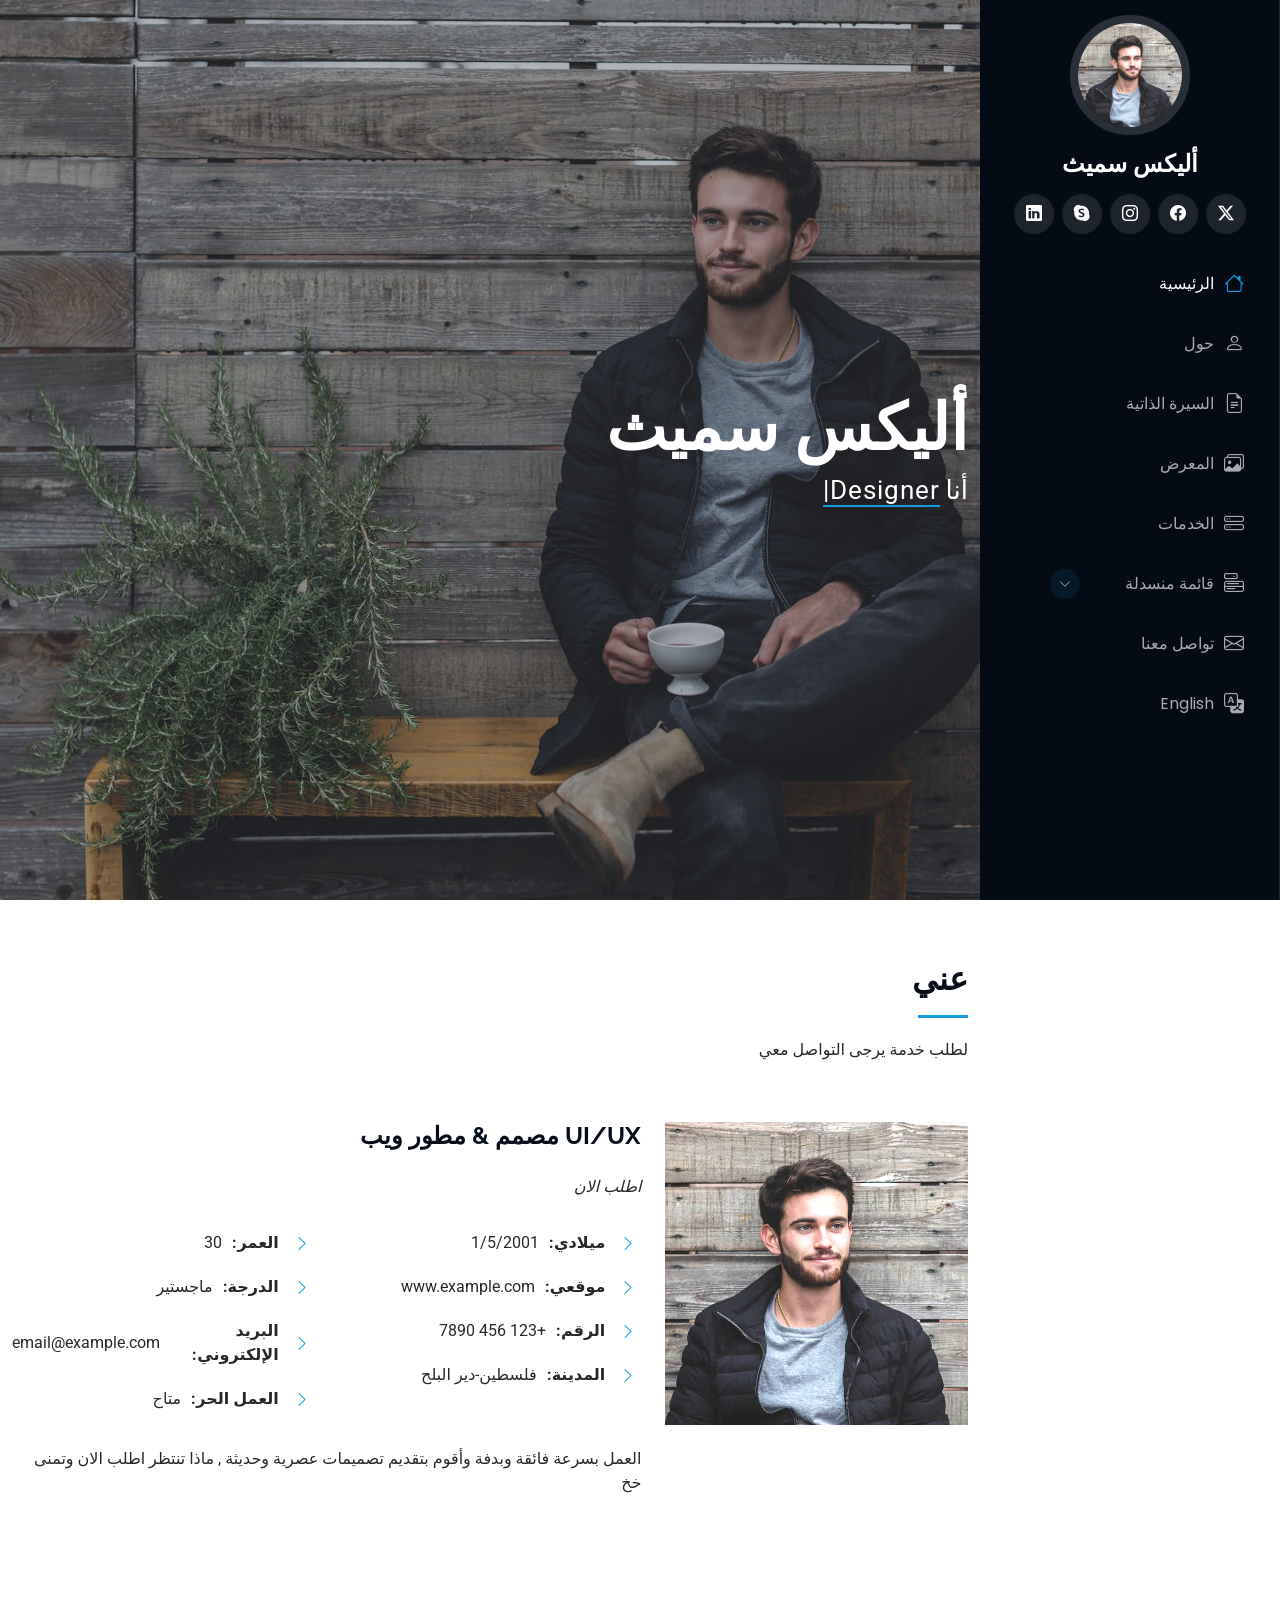
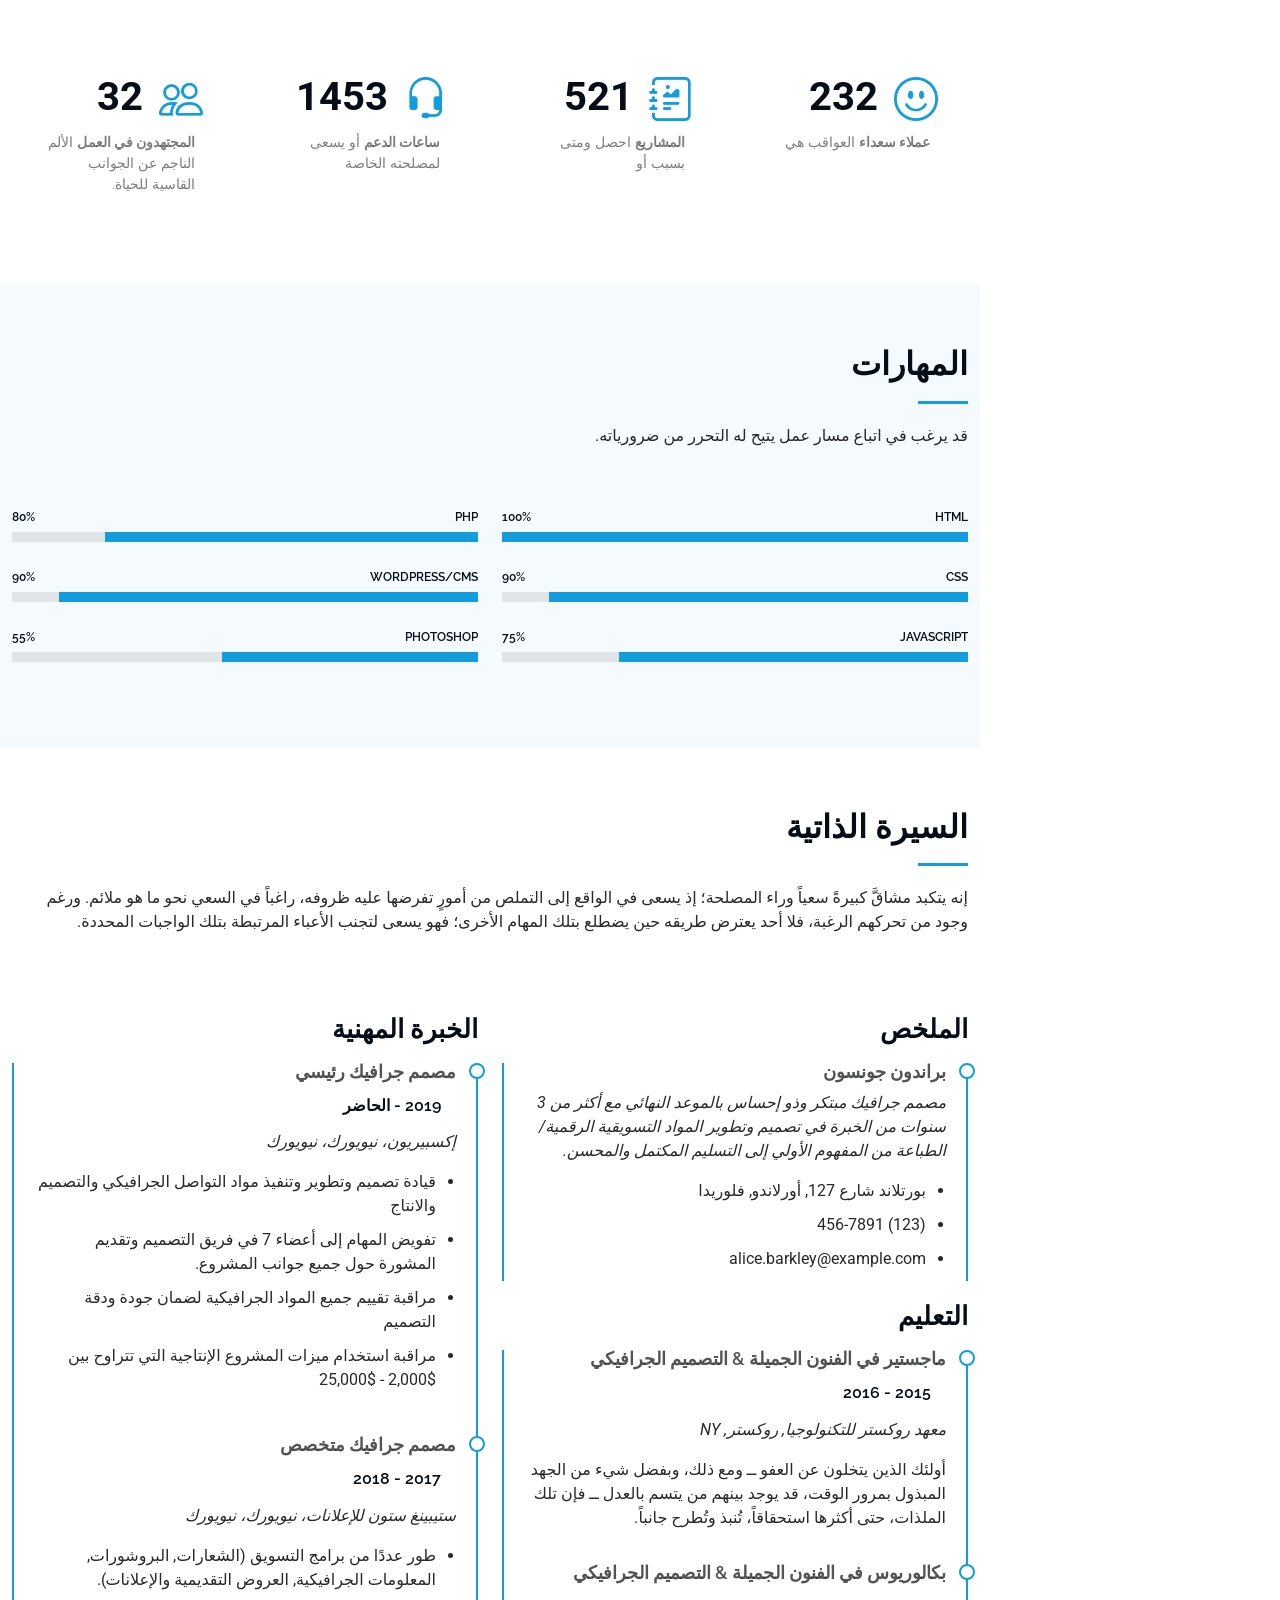
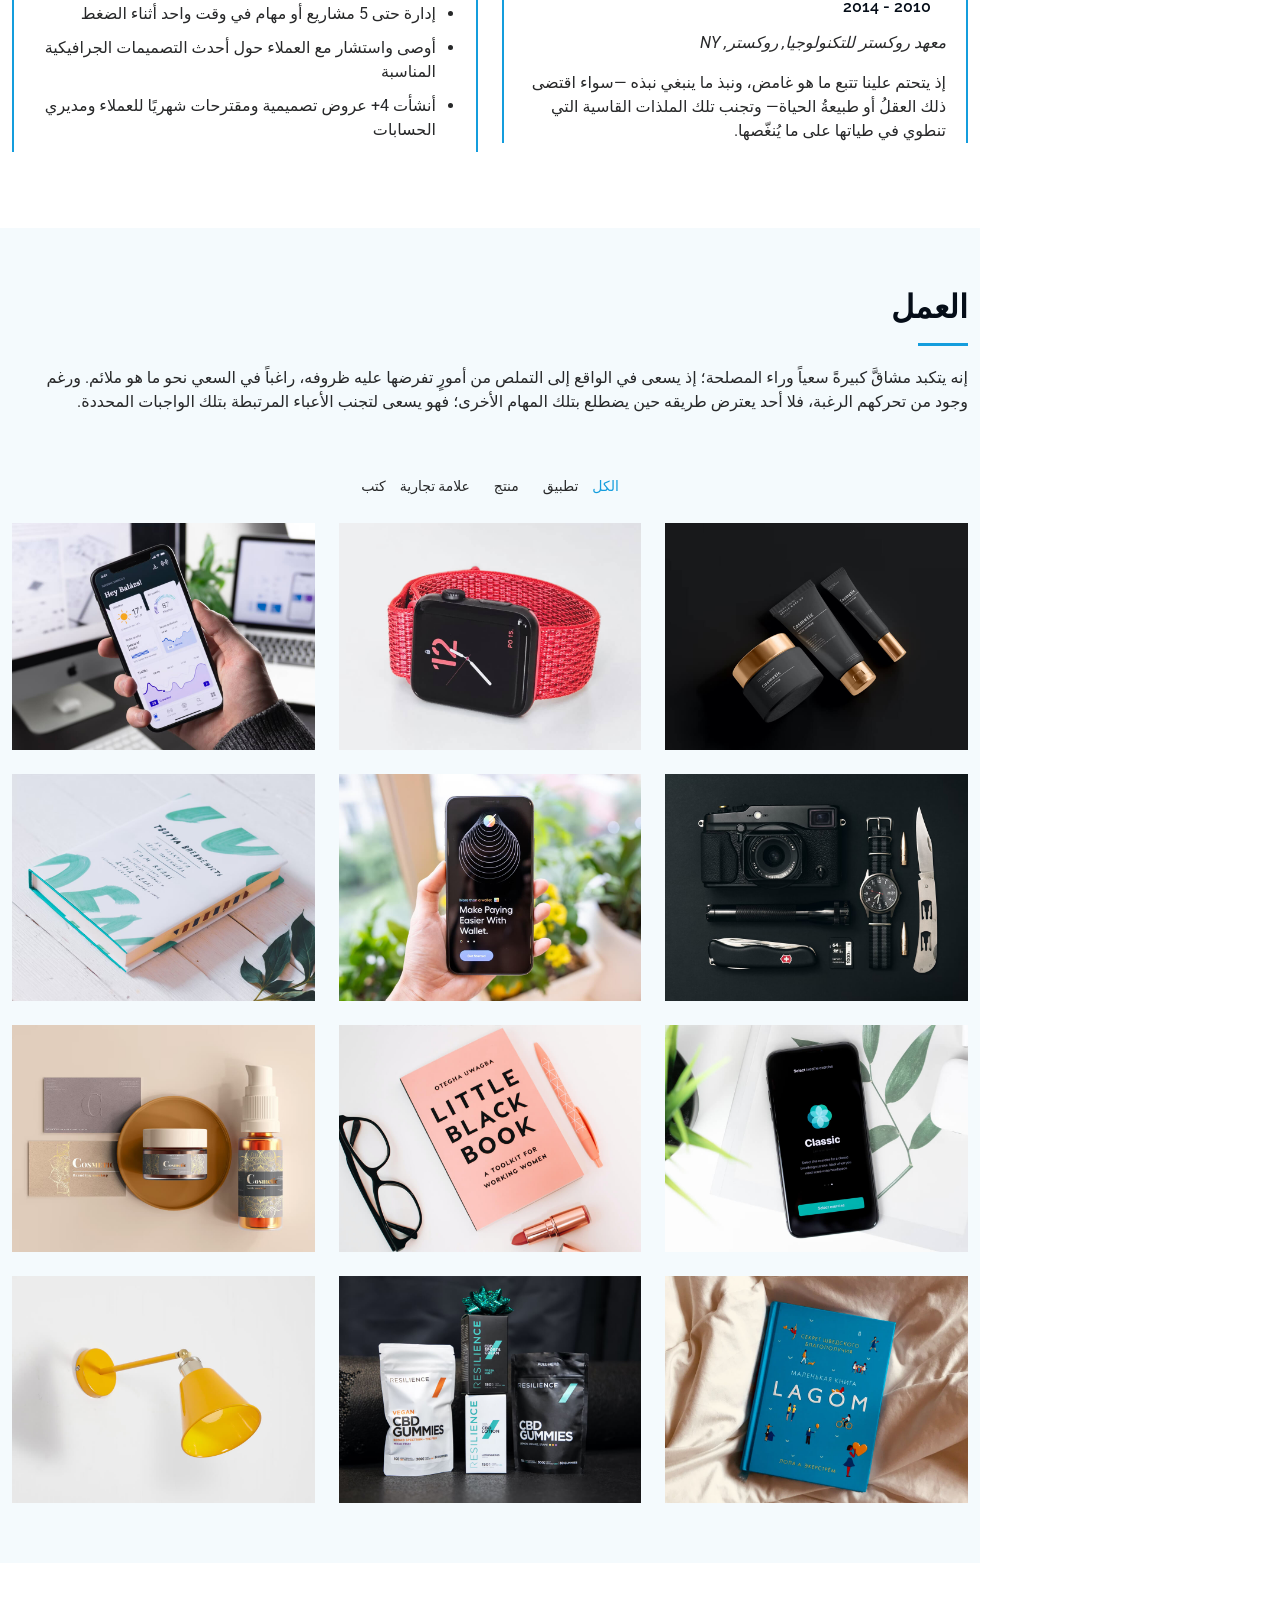
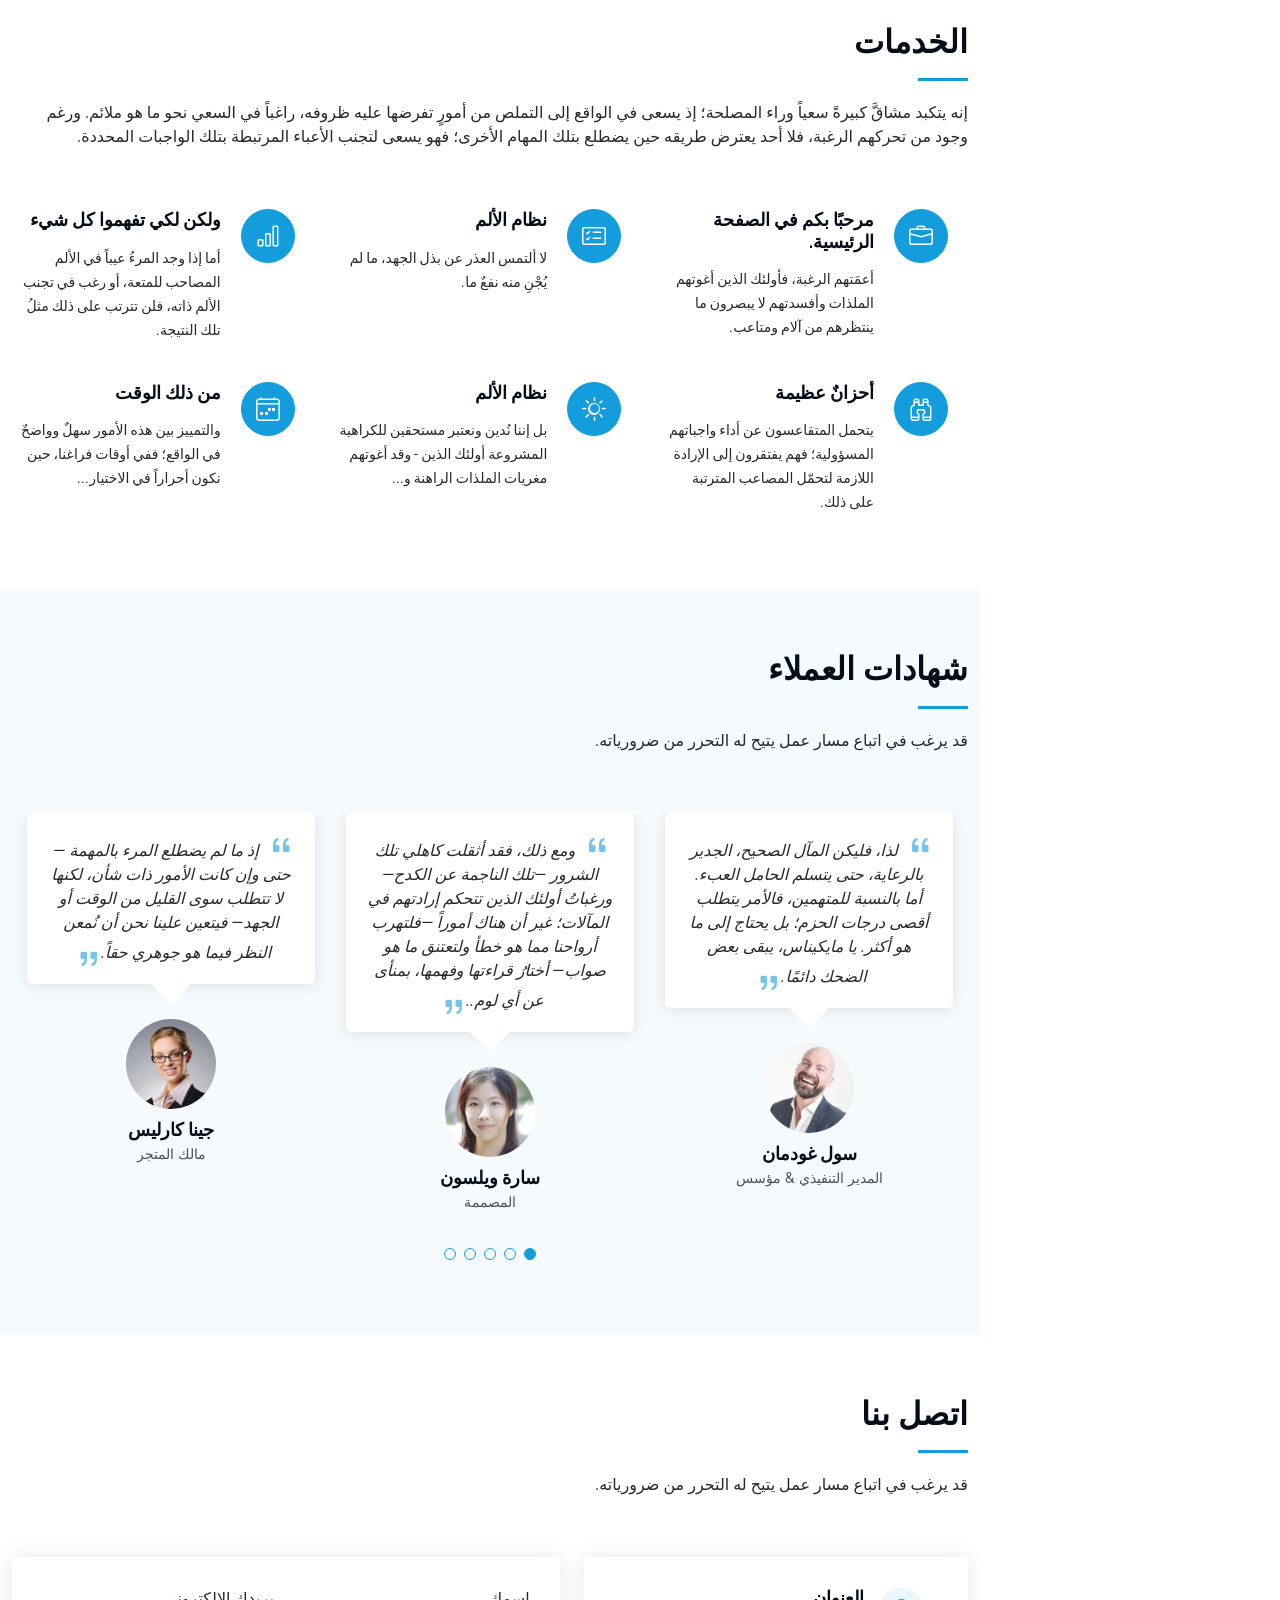
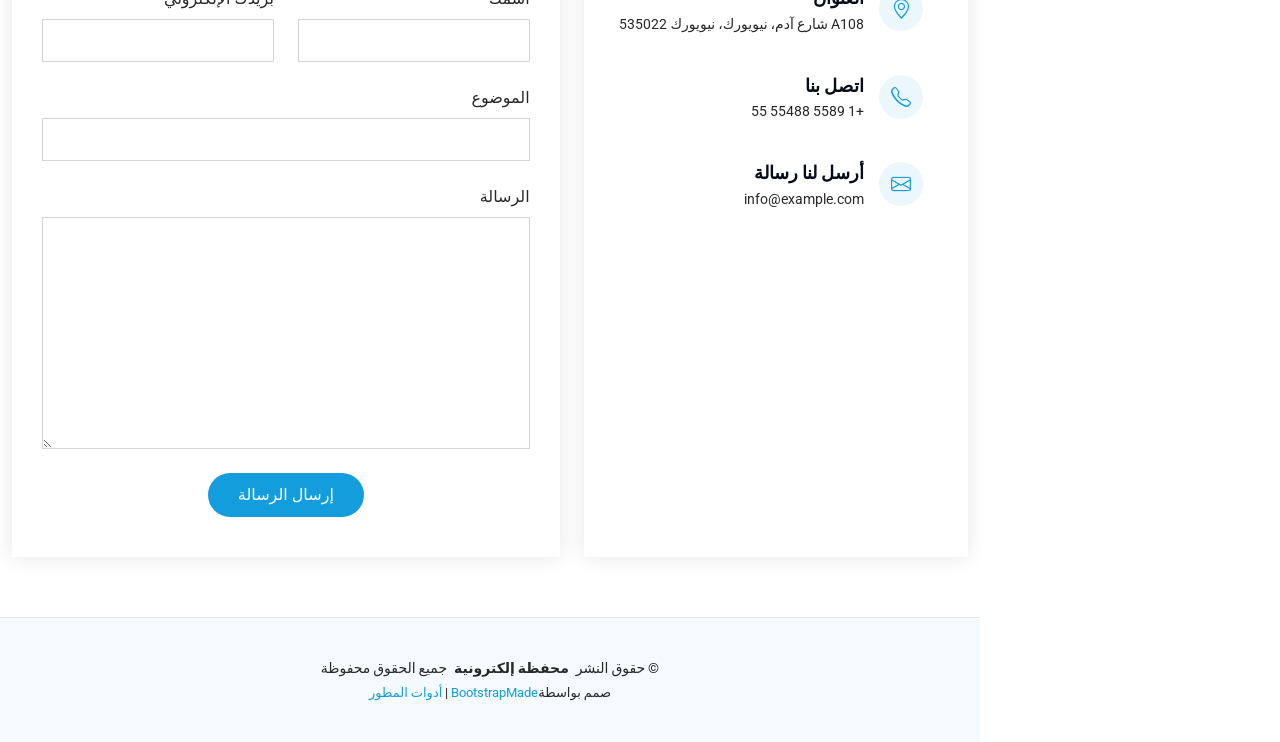
<file: ar.html>
<!DOCTYPE html>
<html lang="ar" dir="rtl">

<head>
  <meta charset="utf-8">
  <meta content="width=device-width, initial-scale=1.0" name="viewport">
  <title>معرض أعمال</title>
  <meta content="" name="description">
  <meta content="" name="keywords">

  <!-- Favicons -->
  <link href="assets/img/favicon.png" rel="icon">
  <link href="assets/img/apple-touch-icon.png" rel="apple-touch-icon">

  <!-- Fonts -->
  <link href="https://fonts.googleapis.com" rel="preconnect">
  <link href="https://fonts.gstatic.com" rel="preconnect" crossorigin>
  <link href="https://fonts.googleapis.com/css2?family=Roboto:ital,wght@0,100;0,300;0,400;0,500;0,700;0,900;1,100;1,300;1,400;1,500;1,700;1,900&family=Poppins:ital,wght@0,100;0,200;0,300;0,400;0,500;0,600;0,700;0,800;0,900;1,100;1,200;1,300;1,400;1,500;1,600;1,700;1,800;1,900&family=Raleway:ital,wght@0,100;0,200;0,300;0,400;0,500;0,600;0,700;0,800;0,900;1,100;1,200;1,300;1,400;1,500;1,600;1,700;1,800;1,900&display=swap" rel="stylesheet">

  <!-- Vendor CSS Files -->
  <link href="assets/vendor/bootstrap/css/bootstrap.rtl.min.css" rel="stylesheet">
  <link href="assets/vendor/bootstrap-icons/bootstrap-icons.css" rel="stylesheet">
  <link href="assets/vendor/aos/aos.css" rel="stylesheet">
  <link href="assets/vendor/glightbox/css/glightbox.min.css" rel="stylesheet">
  <link href="assets/vendor/swiper/swiper-bundle.min.css" rel="stylesheet">

  <!-- Main CSS File -->
  <link href="assets/css/main.css" rel="stylesheet">
  <link rel="stylesheet" href="assets/css/ar.css">

  <!-- =======================================================
  * Template Name: iPortfolio
  * Template URL: https://bootstrapmade.com/iportfolio-bootstrap-portfolio-websites-template/
  * Updated: Jun 29 2024 with Bootstrap v5.3.3
  * Author: BootstrapMade.com
  * License: https://bootstrapmade.com/license/
  ======================================================== -->
</head>

<body class="index-page">

  <header id="header" class="header dark-background d-flex flex-column">
    <i class="header-toggle d-xl-none bi bi-list"></i>

    <div class="profile-img">
      <img src="assets/img/my-profile-img.jpg" alt="" class="img-fluid rounded-circle">
    </div>

    <a href="index.html" class="logo d-flex align-items-center justify-content-center">
      <!-- Uncomment the line below if you also wish to use an image logo -->
      <!-- <img src="assets/img/logo.png" alt=""> -->
      <h1 class="sitename">أليكس سميث </h1>
    </a>

    <div class="social-links text-center">
      <a href="#" class="twitter"><i class="bi bi-twitter-x"></i></a>
      <a href="#" class="facebook"><i class="bi bi-facebook"></i></a>
      <a href="#" class="instagram"><i class="bi bi-instagram"></i></a>
      <a href="#" class="google-plus"><i class="bi bi-skype"></i></a>
      <a href="#" class="linkedin"><i class="bi bi-linkedin"></i></a>
    </div>

    <nav id="navmenu" class="navmenu">
      <ul>
        <li><a href="#hero" class="active"><i class="bi bi-house navicon"></i>الرئيسية</a></li>
        <li><a href="#about"><i class="bi bi-person navicon"></i> حول</a></li>
        <li><a href="#resume"><i class="bi bi-file-earmark-text navicon"></i> السيرة الذاتية</a></li>
        <li><a href="#portfolio"><i class="bi bi-images navicon"></i> المعرض</a></li>
        <li><a href="#services"><i class="bi bi-hdd-stack navicon"></i> الخدمات</a></li>
        <li class="dropdown"><a href="#"><i class="bi bi-menu-button navicon"></i> <span>قائمة منسدلة</span> <i class="bi bi-chevron-down toggle-dropdown"></i></a>
          <ul>
            <li><a href="#">قائمة منسدلة</a></li>
            <li class="dropdown"><a href="#"><span>قائمة منسدلة عميقة</span> <i class="bi bi-chevron-down toggle-dropdown"></i></a>
              <ul>
                <li><a href="#">قائمة منسدلة عميقة</a></li>
                <li><a href="#">قائمة منسدلة عميقة </a></li>
                <li><a href="#">قائمة منسدلة عميقة </a></li>
                <li><a href="#">قائمة منسدلة عميقة </a></li>
                <li><a href="#">قائمة منسدلة عميقة </a></li>
              </ul>
            </li>
            <li><a href="#">قائمة منسدلة </a></li>
            <li><a href="#">قائمة منسدلة </a></li>
            <li><a href="#">قائمة منسدلة </a></li>
          </ul>
        </li>
        <li><a href="#contact"><i class="bi bi-envelope navicon"></i> تواصل معنا</a></li>
        <li><a href="index.html"><i class="bi bi-translate navicon"></i> English</a></li>
      </ul>
    </nav>

  </header>

  <main class="main">

    <!-- Hero Section -->
    <section id="hero" class="hero section dark-background">

      <img src="assets/img/hero-bg.jpg" alt="" data-aos="fade-in" class="">

      <div class="container" data-aos="fade-up" data-aos-delay="100">
        <h2>أليكس سميث</h2>
        <p>أنا <span class="typed" data-typed-items="Designer, Developer, Freelancer, Photographer">Designer</span><span class="typed-cursor typed-cursor--blink" aria-hidden="true"></span><span class="typed-cursor typed-cursor--blink" aria-hidden="true"></span></p>
      </div>

    </section><!-- /Hero Section -->

    <!-- About Section -->
    <section id="about" class="about section">

      <!-- Section Title -->
      <div class="container section-title" data-aos="fade-up">
        <h2>عني</h2>
        <p>لطلب خدمة يرجى التواصل معي </p>
      </div><!-- End Section Title -->

      <div class="container" data-aos="fade-up" data-aos-delay="100">

        <div class="row gy-4 justify-content-center">
          <div class="col-lg-4">
            <img src="assets/img/my-profile-img.jpg" class="img-fluid" alt="">
          </div>
          <div class="col-lg-8 content">
            <h2>UI/UX مصمم &amp; مطور ويب</h2>
            <p class="fst-italic py-3">
              اطلب الان
            </p>
            <div class="row">
              <div class="col-lg-6">
                <ul>
                  <li><i class="bi bi-chevron-right"></i> <strong>ميلادي:</strong> <span>1/5/2001</span></li>
                  <li><i class="bi bi-chevron-right"></i> <strong>موقعي:</strong> <span>www.example.com</span></li>
                  <li><i class="bi bi-chevron-right"></i> <strong>الرقم:</strong> <span>+123 456 7890</span></li>
                  <li><i class="bi bi-chevron-right"></i> <strong>المدينة:</strong> <span>فلسطين-دير البلح</span></li>
                </ul>
              </div>
              <div class="col-lg-6">
                <ul>
                  <li><i class="bi bi-chevron-right"></i> <strong>العمر:</strong> <span>30</span></li>
                  <li><i class="bi bi-chevron-right"></i> <strong>الدرجة:</strong> <span>ماجستير</span></li>
                  <li><i class="bi bi-chevron-right"></i> <strong>البريد الإلكتروني:</strong> <span>email@example.com</span></li>
                  <li><i class="bi bi-chevron-right"></i> <strong>العمل الحر:</strong> <span>متاح</span></li>
                </ul>
              </div>
            </div>
            <p class="py-3">
              العمل بسرعة فائقة وبدفة وأقوم بتقديم تصميمات عصرية وحديثة , ماذا تنتظر اطلب الان وتمنى خخ
            </p>
          </div>
        </div>

      </div>

    </section><!-- /About Section -->

    <!-- Stats Section -->
    <section id="stats" class="stats section">

      <div class="container" data-aos="fade-up" data-aos-delay="100">

        <div class="row gy-4">

          <div class="col-lg-3 col-md-6">
            <div class="stats-item">
              <i class="bi bi-emoji-smile"></i>
              <span data-purecounter-start="0" data-purecounter-end="232" data-purecounter-duration="1" class="purecounter"></span>
              <p><strong>عملاء سعداء</strong> <span>العواقب هي</span></p>
            </div>
          </div><!-- End Stats Item -->

          <div class="col-lg-3 col-md-6">
            <div class="stats-item">
              <i class="bi bi-journal-richtext"></i>
              <span data-purecounter-start="0" data-purecounter-end="521" data-purecounter-duration="1" class="purecounter"></span>
              <p><strong>المشاريع</strong> <span>احصل ومتى بسبب أو</span></p>
            </div>
          </div><!-- End Stats Item -->

          <div class="col-lg-3 col-md-6">
            <div class="stats-item">
              <i class="bi bi-headset"></i>
              <span data-purecounter-start="0" data-purecounter-end="1453" data-purecounter-duration="1" class="purecounter"></span>
              <p><strong>ساعات الدعم</strong> <span>أو يسعى لمصلحته الخاصة</span></p>
            </div>
          </div><!-- End Stats Item -->

          <div class="col-lg-3 col-md-6">
            <div class="stats-item">
              <i class="bi bi-people"></i>
              <span data-purecounter-start="0" data-purecounter-end="32" data-purecounter-duration="1" class="purecounter"></span>
              <p><strong>المجتهدون في العمل</strong> <span>الألم الناجم عن الجوانب القاسية للحياة.</span></p>
            </div>
          </div><!-- End Stats Item -->

        </div>

      </div>

    </section><!-- /Stats Section -->

    <!-- Skills Section -->
    <section id="skills" class="skills section light-background">

      <!-- Section Title -->
      <div class="container section-title" data-aos="fade-up">
        <h2>المهارات</h2>
        <p>قد يرغب في اتباع مسار عمل يتيح له التحرر من ضرورياته.</p>
      </div><!-- End Section Title -->

      <div class="container" data-aos="fade-up" data-aos-delay="100">

        <div class="row skills-content skills-animation">

          <div class="col-lg-6">

            <div class="progress">
              <span class="skill"><span>HTML</span> <i class="val">100%</i></span>
              <div class="progress-bar-wrap">
                <div class="progress-bar" role="progressbar" aria-valuenow="100" aria-valuemin="0" aria-valuemax="100"></div>
              </div>
            </div><!-- End Skills Item -->

            <div class="progress">
              <span class="skill"><span>CSS</span> <i class="val">90%</i></span>
              <div class="progress-bar-wrap">
                <div class="progress-bar" role="progressbar" aria-valuenow="90" aria-valuemin="0" aria-valuemax="100"></div>
              </div>
            </div><!-- End Skills Item -->

            <div class="progress">
              <span class="skill"><span>JavaScript</span> <i class="val">75%</i></span>
              <div class="progress-bar-wrap">
                <div class="progress-bar" role="progressbar" aria-valuenow="75" aria-valuemin="0" aria-valuemax="100"></div>
              </div>
            </div><!-- End Skills Item -->

          </div>

          <div class="col-lg-6">

            <div class="progress">
              <span class="skill"><span>PHP</span> <i class="val">80%</i></span>
              <div class="progress-bar-wrap">
                <div class="progress-bar" role="progressbar" aria-valuenow="80" aria-valuemin="0" aria-valuemax="100"></div>
              </div>
            </div><!-- End Skills Item -->

            <div class="progress">
              <span class="skill"><span>WordPress/CMS</span> <i class="val">90%</i></span>
              <div class="progress-bar-wrap">
                <div class="progress-bar" role="progressbar" aria-valuenow="90" aria-valuemin="0" aria-valuemax="100"></div>
              </div>
            </div><!-- End Skills Item -->

            <div class="progress">
              <span class="skill"><span>Photoshop</span> <i class="val">55%</i></span>
              <div class="progress-bar-wrap">
                <div class="progress-bar" role="progressbar" aria-valuenow="55" aria-valuemin="0" aria-valuemax="100"></div>
              </div>
            </div><!-- End Skills Item -->

          </div>

        </div>

      </div>

    </section><!-- /Skills Section -->

    <!-- Resume Section -->
    <section id="resume" class="resume section">

      <!-- Section Title -->
      <div class="container section-title" data-aos="fade-up">
        <h2>السيرة الذاتية</h2>
        <p>إنه يتكبد مشاقَّ كبيرةً سعياً وراء المصلحة؛ إذ يسعى في الواقع إلى التملص من أمورٍ تفرضها عليه ظروفه، راغباً في السعي نحو ما هو ملائم. ورغم وجود من تحركهم الرغبة، فلا أحد يعترض طريقه حين يضطلع بتلك المهام الأخرى؛ فهو يسعى لتجنب الأعباء المرتبطة بتلك الواجبات المحددة.</p>
      </div><!-- End Section Title -->

      <div class="container">

        <div class="row">

          <div class="col-lg-6" data-aos="fade-up" data-aos-delay="100">
            <h3 class="resume-title">الملخص</h3>

            <div class="resume-item pb-0">
              <h4>براندون جونسون</h4>
              <p><em>مصمم جرافيك مبتكر وذو إحساس بالموعد النهائي مع أكثر من 3 سنوات من الخبرة في تصميم وتطوير المواد التسويقية الرقمية/الطباعة من المفهوم الأولي إلى التسليم المكتمل والمحسن.</em></p>
              <ul>
                <li>بورتلاند شارع 127, أورلاندو, فلوريدا</li>
                <li>(123) 456-7891</li>
                <li>alice.barkley@example.com</li>
              </ul>
            </div><!-- Edn Resume Item -->

            <h3 class="resume-title">التعليم</h3>
            <div class="resume-item">
              <h4>ماجستير في الفنون الجميلة &amp; التصميم الجرافيكي</h4>
              <h5>2015 - 2016</h5>
              <p><em>معهد روكستر للتكنولوجيا, روكستر, NY</em></p>
              <p>أولئك الذين يتخلون عن العفو ــ ومع ذلك، وبفضل شيء من الجهد المبذول بمرور الوقت، قد يوجد بينهم من يتسم بالعدل ــ فإن تلك الملذات، حتى أكثرها استحقاقاً، تُنبذ وتُطرح جانباً.</p>
            </div><!-- Edn Resume Item -->

            <div class="resume-item">
              <h4>بكالوريوس في الفنون الجميلة &amp; التصميم الجرافيكي</h4>
              <h5>2010 - 2014</h5>
              <p><em>معهد روكستر للتكنولوجيا, روكستر, NY</em></p>
              <p>إذ يتحتم علينا تتبع ما هو غامض، ونبذ ما ينبغي نبذه —سواء اقتضى ذلك العقلُ أو طبيعةُ الحياة— وتجنب تلك الملذات القاسية التي تنطوي في طياتها على ما يُنغّصها.</p>
            </div><!-- Edn Resume Item -->

          </div>

          <div class="col-lg-6" data-aos="fade-up" data-aos-delay="200">
            <h3 class="resume-title">الخبرة المهنية</h3>
            <div class="resume-item">
              <h4>مصمم جرافيك رئيسي</h4>
              <h5>2019 - الحاضر</h5>
              <p><em>إكسبيريون، نيويورك، نيويورك</em></p>
              <ul>
                <li>قيادة تصميم وتطوير وتنفيذ مواد التواصل الجرافيكي والتصميم والانتاج</li>
                <li>تفويض المهام إلى أعضاء 7 في فريق التصميم وتقديم المشورة حول جميع جوانب المشروع. </li>
                <li>مراقبة تقييم جميع المواد الجرافيكية لضمان جودة ودقة التصميم</li>
                <li>مراقبة استخدام ميزات المشروع الإنتاجية التي تتراوح بين $2,000 - $25,000</li>
              </ul>
            </div><!-- Edn Resume Item -->

            <div class="resume-item">
              <h4>مصمم جرافيك متخصص</h4>
              <h5>2017 - 2018</h5>
              <p><em>ستيبينغ ستون للإعلانات، نيويورك، نيويورك</em></p>
              <ul>
                <li>طور عددًا من برامج التسويق (الشعارات, البروشورات, المعلومات الجرافيكية, العروض التقديمية والإعلانات).</li>
                <li>إدارة حتى 5 مشاريع أو مهام في وقت واحد أثناء الضغط</li>
                <li>أوصى واستشار مع العملاء حول أحدث التصميمات الجرافيكية المناسبة</li>
                <li>أنشأت 4+ عروض تصميمية ومقترحات شهريًا للعملاء ومديري الحسابات</li>
              </ul>
            </div><!-- Edn Resume Item -->

          </div>

        </div>

      </div>

    </section><!-- /Resume Section -->

    <!-- Portfolio Section -->
    <section id="portfolio" class="portfolio section light-background">

      <!-- Section Title -->
      <div class="container section-title" data-aos="fade-up">
        <h2>العمل</h2>
        <p>إنه يتكبد مشاقَّ كبيرةً سعياً وراء المصلحة؛ إذ يسعى في الواقع إلى التملص من أمورٍ تفرضها عليه ظروفه، راغباً في السعي نحو ما هو ملائم. ورغم وجود من تحركهم الرغبة، فلا أحد يعترض طريقه حين يضطلع بتلك المهام الأخرى؛ فهو يسعى لتجنب الأعباء المرتبطة بتلك الواجبات المحددة.</p>
      </div><!-- End Section Title -->

      <div class="container">

        <div class="isotope-layout" data-default-filter="*" data-layout="masonry" data-sort="original-order">

          <ul class="portfolio-filters isotope-filters" data-aos="fade-up" data-aos-delay="100">
            <li data-filter="*" class="filter-active">الكل</li>
            <li data-filter=".filter-app">تطبيق</li>
            <li data-filter=".filter-product">منتج</li>
            <li data-filter=".filter-branding">علامة تجارية</li>
            <li data-filter=".filter-books">كتب</li>
          </ul><!-- End Portfolio Filters -->

          <div class="row gy-4 isotope-container" data-aos="fade-up" data-aos-delay="200">

            <div class="col-lg-4 col-md-6 portfolio-item isotope-item filter-app">
              <div class="portfolio-content h-100">
                <img src="assets/img/portfolio/app-1.jpg" class="img-fluid" alt="">
                <div class="portfolio-info">
                  <h4>تطبيق 1</h4>
                  <p>يأتي الألمُ نفسُه —أي ذلك الألمُ— في أعقابِ ذلك.</p>
                  <a href="assets/img/portfolio/app-1.jpg" title="تطبيق 1" data-gallery="portfolio-gallery-app" class="glightbox preview-link"><i class="bi bi-zoom-in"></i></a>
                  <a href="arDetails.html" title="More Details" class="details-link"><i class="bi bi-link-45deg"></i></a>
                </div>
              </div>
            </div><!-- End Portfolio Item -->

            <div class="col-lg-4 col-md-6 portfolio-item isotope-item filter-product">
              <div class="portfolio-content h-100">
                <img src="assets/img/portfolio/product-1.jpg" class="img-fluid" alt="">
                <div class="portfolio-info">
                  <h4>منتج 1</h4>
                  <p>يأتي الألمُ نفسُه —أي ذلك الألمُ— في أعقابِ ذلك.</p>
                  <a href="assets/img/portfolio/product-1.jpg" title="منتج 1" data-gallery="portfolio-gallery-product" class="glightbox preview-link"><i class="bi bi-zoom-in"></i></a>
                  <a href="arDetails.html" title="More Details" class="details-link"><i class="bi bi-link-45deg"></i></a>
                </div>
              </div>
            </div><!-- End Portfolio Item -->

            <div class="col-lg-4 col-md-6 portfolio-item isotope-item filter-branding">
              <div class="portfolio-content h-100">
                <img src="assets/img/portfolio/branding-1.jpg" class="img-fluid" alt="">
                <div class="portfolio-info">
                  <h4>علامة تجارية 1</h4>
                  <p>يأتي الألمُ نفسُه —أي ذلك الألمُ— في أعقابِ ذلك.</p>
                  <a href="assets/img/portfolio/branding-1.jpg" title="علامة تجارية 1" data-gallery="portfolio-gallery-branding" class="glightbox preview-link"><i class="bi bi-zoom-in"></i></a>
                  <a href="arDetails.html" title="More Details" class="details-link"><i class="bi bi-link-45deg"></i></a>
                </div>
              </div>
            </div><!-- End Portfolio Item -->

            <div class="col-lg-4 col-md-6 portfolio-item isotope-item filter-books">
              <div class="portfolio-content h-100">
                <img src="assets/img/portfolio/books-1.jpg" class="img-fluid" alt="">
                <div class="portfolio-info">
                  <h4>كتب 1</h4>
                  <p>يأتي الألمُ نفسُه —أي ذلك الألمُ— في أعقابِ ذلك.</p>
                  <a href="assets/img/portfolio/books-1.jpg" title="كتب 1" data-gallery="portfolio-gallery-book" class="glightbox preview-link"><i class="bi bi-zoom-in"></i></a>
                  <a href="arDetails.html" title="More Details" class="details-link"><i class="bi bi-link-45deg"></i></a>
                </div>
              </div>
            </div><!-- End Portfolio Item -->

            <div class="col-lg-4 col-md-6 portfolio-item isotope-item filter-app">
              <div class="portfolio-content h-100">
                <img src="assets/img/portfolio/app-2.jpg" class="img-fluid" alt="">
                <div class="portfolio-info">
                  <h4>تطبيق 2</h4>
                  <p>يأتي الألمُ نفسُه —أي ذلك الألمُ— في أعقابِ ذلك.</p>
                  <a href="assets/img/portfolio/app-2.jpg" title="تطبيق 2" data-gallery="portfolio-gallery-app" class="glightbox preview-link"><i class="bi bi-zoom-in"></i></a>
                  <a href="arDetails.html" title="More Details" class="details-link"><i class="bi bi-link-45deg"></i></a>
                </div>
              </div>
            </div><!-- End Portfolio Item -->

            <div class="col-lg-4 col-md-6 portfolio-item isotope-item filter-product">
              <div class="portfolio-content h-100">
                <img src="assets/img/portfolio/product-2.jpg" class="img-fluid" alt="">
                <div class="portfolio-info">
                  <h4>منتج 2</h4>
                  <p>يأتي الألمُ نفسُه —أي ذلك الألمُ— في أعقابِ ذلك.</p>
                  <a href="assets/img/portfolio/product-2.jpg" title="منتج 2" data-gallery="portfolio-gallery-product" class="glightbox preview-link"><i class="bi bi-zoom-in"></i></a>
                  <a href="arDetails.html" title="More Details" class="details-link"><i class="bi bi-link-45deg"></i></a>
                </div>
              </div>
            </div><!-- End Portfolio Item -->

            <div class="col-lg-4 col-md-6 portfolio-item isotope-item filter-branding">
              <div class="portfolio-content h-100">
                <img src="assets/img/portfolio/branding-2.jpg" class="img-fluid" alt="">
                <div class="portfolio-info">
                  <h4>علامة تجارية 2</h4>
                  <p>يأتي الألمُ نفسُه —أي ذلك الألمُ— في أعقابِ ذلك.</p>
                  <a href="assets/img/portfolio/branding-2.jpg" title="علامة تجارية 2" data-gallery="portfolio-gallery-branding" class="glightbox preview-link"><i class="bi bi-zoom-in"></i></a>
                  <a href="arDetails.html" title="More Details" class="details-link"><i class="bi bi-link-45deg"></i></a>
                </div>
              </div>
            </div><!-- End Portfolio Item -->

            <div class="col-lg-4 col-md-6 portfolio-item isotope-item filter-books">
              <div class="portfolio-content h-100">
                <img src="assets/img/portfolio/books-2.jpg" class="img-fluid" alt="">
                <div class="portfolio-info">
                  <h4>كتب 2</h4>
                  <p>يأتي الألمُ نفسُه —أي ذلك الألمُ— في أعقابِ ذلك.</p>
                  <a href="assets/img/portfolio/books-2.jpg" title="كتب 2" data-gallery="portfolio-gallery-book" class="glightbox preview-link"><i class="bi bi-zoom-in"></i></a>
                  <a href="arDetails.html" title="More Details" class="details-link"><i class="bi bi-link-45deg"></i></a>
                </div>
              </div>
            </div><!-- End Portfolio Item -->

            <div class="col-lg-4 col-md-6 portfolio-item isotope-item filter-app">
              <div class="portfolio-content h-100">
                <img src="assets/img/portfolio/app-3.jpg" class="img-fluid" alt="">
                <div class="portfolio-info">
                  <h4>تطبيق 3</h4>
                  <p>يأتي الألمُ نفسُه —أي ذلك الألمُ— في أعقابِ ذلك.</p>
                  <a href="assets/img/portfolio/app-3.jpg" title="تطبيق 3" data-gallery="portfolio-gallery-app" class="glightbox preview-link"><i class="bi bi-zoom-in"></i></a>
                  <a href="arDetails.html" title="More Details" class="details-link"><i class="bi bi-link-45deg"></i></a>
                </div>
              </div>
            </div><!-- End Portfolio Item -->

            <div class="col-lg-4 col-md-6 portfolio-item isotope-item filter-product">
              <div class="portfolio-content h-100">
                <img src="assets/img/portfolio/product-3.jpg" class="img-fluid" alt="">
                <div class="portfolio-info">
                  <h4>منتج 3</h4>
                  <p>يأتي الألمُ نفسُه —أي ذلك الألمُ— في أعقابِ ذلك.</p>
                  <a href="assets/img/portfolio/product-3.jpg" title="منتج 3" data-gallery="portfolio-gallery-product" class="glightbox preview-link"><i class="bi bi-zoom-in"></i></a>
                  <a href="arDetails.html" title="More Details" class="details-link"><i class="bi bi-link-45deg"></i></a>
                </div>
              </div>
            </div><!-- End Portfolio Item -->

            <div class="col-lg-4 col-md-6 portfolio-item isotope-item filter-branding">
              <div class="portfolio-content h-100">
                <img src="assets/img/portfolio/branding-3.jpg" class="img-fluid" alt="">
                <div class="portfolio-info">
                  <h4>علامة تجارية 3</h4>
                  <p>يأتي الألمُ نفسُه —أي ذلك الألمُ— في أعقابِ ذلك.</p>
                  <a href="assets/img/portfolio/branding-3.jpg" title="علامة تجارية 3" data-gallery="portfolio-gallery-branding" class="glightbox preview-link"><i class="bi bi-zoom-in"></i></a>
                  <a href="arDetails.html" title="More Details" class="details-link"><i class="bi bi-link-45deg"></i></a>
                </div>
              </div>
            </div><!-- End Portfolio Item -->

            <div class="col-lg-4 col-md-6 portfolio-item isotope-item filter-books">
              <div class="portfolio-content h-100">
                <img src="assets/img/portfolio/books-3.jpg" class="img-fluid" alt="">
                <div class="portfolio-info">
                  <h4>كتب 3</h4>
                  <p>يأتي الألمُ نفسُه —أي ذلك الألمُ— في أعقابِ ذلك.</p>
                  <a href="assets/img/portfolio/books-3.jpg" title="كتب 3" data-gallery="portfolio-gallery-book" class="glightbox preview-link"><i class="bi bi-zoom-in"></i></a>
                  <a href="arDetails.html" title="More Details" class="details-link"><i class="bi bi-link-45deg"></i></a>
                </div>
              </div>
            </div><!-- End Portfolio Item -->

          </div><!-- End Portfolio Container -->

        </div>

      </div>

    </section><!-- /Portfolio Section -->

    <!-- Services Section -->
    <section id="services" class="services section">

      <!-- Section Title -->
      <div class="container section-title" data-aos="fade-up">
        <h2>الخدمات</h2>
        <p>إنه يتكبد مشاقَّ كبيرةً سعياً وراء المصلحة؛ إذ يسعى في الواقع إلى التملص من أمورٍ تفرضها عليه ظروفه، راغباً في السعي نحو ما هو ملائم. ورغم وجود من تحركهم الرغبة، فلا أحد يعترض طريقه حين يضطلع بتلك المهام الأخرى؛ فهو يسعى لتجنب الأعباء المرتبطة بتلك الواجبات المحددة.</p>
      </div><!-- End Section Title -->

      <div class="container">

        <div class="row gy-4">

          <div class="col-lg-4 col-md-6 service-item d-flex" data-aos="fade-up" data-aos-delay="100">
            <div class="icon flex-shrink-0"><i class="bi bi-briefcase"></i></div>
            <div>
              <h4 class="title"><a href="arStarter.html" class="stretched-link">مرحبًا بكم في الصفحة الرئيسية.</a></h4>
              <p class="description">أعمَتهم الرغبة، فأولئك الذين أغوتهم الملذات وأفسدتهم لا يبصرون ما ينتظرهم من آلام ومتاعب.</p>
            </div>
          </div>
          <!-- End Service Item -->

          <div class="col-lg-4 col-md-6 service-item d-flex" data-aos="fade-up" data-aos-delay="200">
            <div class="icon flex-shrink-0"><i class="bi bi-card-checklist"></i></div>
            <div>
              <h4 class="title"><a href="arStarter.html" class="stretched-link">نظام الألم</a></h4>
              <p class="description">لا ألتمس العذر عن بذل الجهد، ما لم يُجْنِ منه نفعٌ ما.</p>
            </div>
          </div><!-- End Service Item -->

          <div class="col-lg-4 col-md-6 service-item d-flex" data-aos="fade-up" data-aos-delay="300">
            <div class="icon flex-shrink-0"><i class="bi bi-bar-chart"></i></div>
            <div>
              <h4 class="title"><a href="arStarter.html" class="stretched-link">ولكن لكي تفهموا كل شيء</a></h4>
              <p class="description">أما إذا وجد المرءُ عيباً في الألم المصاحب للمتعة، أو رغب في تجنب الألم ذاته، فلن تترتب على ذلك مثلُ تلك النتيجة.</p>
            </div>
          </div><!-- End Service Item -->

          <div class="col-lg-4 col-md-6 service-item d-flex" data-aos="fade-up" data-aos-delay="400">
            <div class="icon flex-shrink-0"><i class="bi bi-binoculars"></i></div>
            <div>
              <h4 class="title"><a href="arStarter.html" class="stretched-link">أحزانٌ عظيمة</a></h4>
              <p class="description">يتحمل المتقاعسون عن أداء واجباتهم المسؤولية؛ فهم يفتقرون إلى الإرادة اللازمة لتحمّل المصاعب المترتبة على ذلك.</p>
            </div>
          </div><!-- End Service Item -->

          <div class="col-lg-4 col-md-6 service-item d-flex" data-aos="fade-up" data-aos-delay="500">
            <div class="icon flex-shrink-0"><i class="bi bi-brightness-high"></i></div>
            <div>
              <h4 class="title"><a href="arStarter.html" class="stretched-link">نظام الألم</a></h4>
              <p class="description">بل إننا نُدين ونعتبر مستحقين للكراهية المشروعة أولئك الذين - وقد أغوتهم مغريات الملذات الراهنة و...</p>
            </div>
          </div><!-- End Service Item -->

          <div class="col-lg-4 col-md-6 service-item d-flex" data-aos="fade-up" data-aos-delay="600">
            <div class="icon flex-shrink-0"><i class="bi bi-calendar4-week"></i></div>
            <div>
              <h4 class="title"><a href="arStarter.html" class="stretched-link">من ذلك الوقت</a></h4>
              <p class="description">والتمييز بين هذه الأمور سهلٌ وواضحٌ في الواقع؛ ففي أوقات فراغنا، حين نكون أحراراً في الاختيار...</p>
            </div>
          </div><!-- End Service Item -->

        </div>

      </div>

    </section><!-- /Services Section -->

    <!-- Testimonials Section -->
    <section id="testimonials" class="testimonials section light-background">

      <!-- Section Title -->
      <div class="container section-title" data-aos="fade-up">
        <h2>شهادات العملاء</h2>
        <p>قد يرغب في اتباع مسار عمل يتيح له التحرر من ضرورياته.</p>
      </div><!-- End Section Title -->

      <div class="container" data-aos="fade-up" data-aos-delay="100">

        <div class="swiper init-swiper">
          <script type="application/json" class="swiper-config">
            {
              "loop": true,
              "speed": 600,
              "autoplay": {
                "delay": 5000
              },
              "slidesPerView": "auto",
              "pagination": {
                "el": ".swiper-pagination",
                "type": "bullets",
                "clickable": true
              },
              "breakpoints": {
                "320": {
                  "slidesPerView": 1,
                  "spaceBetween": 40
                },
                "1200": {
                  "slidesPerView": 3,
                  "spaceBetween": 1
                }
              }
            }
          </script>
          <div class="swiper-wrapper">

            <div class="swiper-slide">
              <div class="testimonial-item">
                <p>
                  <i class="bi bi-quote quote-icon-left"></i>
                  <span>لذا، فليكن المآل الصحيح، الجدير بالرعاية، حتى يتسلم الحامل العبء. أما بالنسبة للمتهمين، فالأمر يتطلب أقصى درجات الحزم؛ بل يحتاج إلى ما هو أكثر. يا مايكيناس، يبقى بعض الضحك دائمًا.</span>
                  <i class="bi bi-quote quote-icon-right"></i>
                </p>
                <img src="assets/img/testimonials/testimonials-1.jpg" class="testimonial-img" alt="">
                <h3>سول غودمان</h3>
                <h4>المدير التنفيذي &amp; مؤسس</h4>
              </div>
            </div><!-- End testimonial item -->

            <div class="swiper-slide">
              <div class="testimonial-item">
                <p>
                  <i class="bi bi-quote quote-icon-left"></i>
                  <span>ومع ذلك، فقد أثقلت كاهلي تلك الشرور —تلك الناجمة عن الكدح— ورغباتُ أولئك الذين تتحكم إرادتهم في المآلات؛ غير أن هناك أموراً —فلتهرب أرواحنا مما هو خطأ ولتعتنق ما هو صواب— أختارُ قراءتها وفهمها، بمنأى عن أي لوم..</span>
                  <i class="bi bi-quote quote-icon-right"></i>
                </p>
                <img src="assets/img/testimonials/testimonials-2.jpg" class="testimonial-img" alt="">
                <h3>سارة ويلسون</h3>
                <h4>المصممة</h4>
              </div>
            </div><!-- End testimonial item -->

            <div class="swiper-slide">
              <div class="testimonial-item">
                <p>
                  <i class="bi bi-quote quote-icon-left"></i>
                  <span>إذ ما لم يضطلع المرء بالمهمة —حتى وإن كانت الأمور ذات شأن، لكنها لا تتطلب سوى القليل من الوقت أو الجهد— فيتعين علينا نحن أن نُمعن النظر فيما هو جوهري حقاً.</span>
                  <i class="bi bi-quote quote-icon-right"></i>
                </p>
                <img src="assets/img/testimonials/testimonials-3.jpg" class="testimonial-img" alt="">
                <h3>جينا كارليس</h3>
                <h4>مالك المتجر</h4>
              </div>
            </div><!-- End testimonial item -->

            <div class="swiper-slide">
              <div class="testimonial-item">
                <p>
                  <i class="bi bi-quote quote-icon-left"></i>
                  <span>فدَع ذلك الألم ينجلي — ذلك الألم الذي لا يحمل وزراً — ودَع المعاناة تزول؛ فما أعظمَ محنَ الروح، وما أجلَّ ذلك الغفرانَ الذي يُنال عبر الألم والمشقة.</span>
                  <i class="bi bi-quote quote-icon-right"></i>
                </p>
                <img src="assets/img/testimonials/testimonials-4.jpg" class="testimonial-img" alt="">
                <h3>ماثيو براندون</h3>
                <h4>العمل الحر</h4>
              </div>
            </div><!-- End testimonial item -->

            <div class="swiper-slide">
              <div class="testimonial-item">
                <p>
                  <i class="bi bi-quote quote-icon-left"></i>
                  <span>مَن ذا الذي ينبغي لي أن أختاره من بين أولئك الذين ترتبط بهم أمورٌ معيّنة؟ ثمة مسائل قد ألتمس العذر بشأنها؛ إذ لا ذنب لي في الأمر. فليتجنّب هو ذلك الرجل الآخر، ولأختر أنا الصواب... ما لم تكن هناك مسألةٌ ما تتعلّق بذلك الرجل الآخر..</span>
                  <i class="bi bi-quote quote-icon-right"></i>
                </p>
                <img src="assets/img/testimonials/testimonials-5.jpg" class="testimonial-img" alt="">
                <h3>جون لارسون</h3>
                <h4>المؤسس</h4>
              </div>
            </div><!-- End testimonial item -->

          </div>
          <div class="swiper-pagination"></div>
        </div>

      </div>

    </section><!-- /Testimonials Section -->

    <!-- Contact Section -->
    <section id="contact" class="contact section">

      <!-- Section Title -->
      <div class="container section-title" data-aos="fade-up">
        <h2>اتصل بنا</h2>
        <p>قد يرغب في اتباع مسار عمل يتيح له التحرر من ضرورياته.</p>
      </div><!-- End Section Title -->

      <div class="container" data-aos="fade-up" data-aos-delay="100">

        <div class="row gy-4">

          <div class="col-lg-5">

            <div class="info-wrap">
              <div class="info-item d-flex" data-aos="fade-up" data-aos-delay="200">
                <i class="bi bi-geo-alt flex-shrink-0"></i>
                <div>
                  <h3>العنوان</h3>
                  <p>A108 شارع آدم، نيويورك، نيويورك 535022</p>
                </div>
              </div><!-- End Info Item -->

              <div class="info-item d-flex" data-aos="fade-up" data-aos-delay="300">
                <i class="bi bi-telephone flex-shrink-0"></i>
                <div>
                  <h3>اتصل بنا</h3>
                  <p>+1 5589 55488 55</p>
                </div>
              </div><!-- End Info Item -->

              <div class="info-item d-flex" data-aos="fade-up" data-aos-delay="400">
                <i class="bi bi-envelope flex-shrink-0"></i>
                <div>
                  <h3>أرسل لنا رسالة</h3>
                  <p>info@example.com</p>
                </div>
              </div><!-- End Info Item -->

              <iframe src="https://www.google.com/maps/embed?pb=!1m14!1m8!1m3!1d48389.78314118045!2d-74.006138!3d40.710059!3m2!1i1024!2i768!4f13.1!3m3!1m2!1s0x89c25a22a3bda30d%3A0xb89d1fe6bc499443!2sDowntown%20Conference%20Center!5e0!3m2!1sen!2sus!4v1676961268712!5m2!1sen!2sus" frameborder="0" style="border:0; width: 100%; height: 270px;" allowfullscreen="" loading="lazy" referrerpolicy="no-referrer-when-downgrade"></iframe>
            </div>
          </div>

          <div class="col-lg-7">
            <form action="forms/contact.php" method="post" class="php-email-form" data-aos="fade-up" data-aos-delay="200">
              <div class="row gy-4">

                <div class="col-md-6">
                  <label for="name-field" class="pb-2">اسمك</label>
                  <input type="text" name="name" id="name-field" class="form-control" required="">
                </div>

                <div class="col-md-6">
                  <label for="email-field" class="pb-2">بريدك الإلكتروني</label>
                  <input type="email" class="form-control" name="email" id="email-field" required="">
                </div>

                <div class="col-md-12">
                  <label for="subject-field" class="pb-2">الموضوع</label>
                  <input type="text" class="form-control" name="subject" id="subject-field" required="">
                </div>

                <div class="col-md-12">
                  <label for="message-field" class="pb-2">الرسالة</label>
                  <textarea class="form-control" name="message" rows="10" id="message-field" required=""></textarea>
                </div>

                <div class="col-md-12 text-center">
                  <div class="loading">Loading</div>
                  <div class="error-message"></div>
                  <div class="sent-message">تم إرسال رسالتك. شكراً!</div>

                  <button type="submit">إرسال الرسالة</button>
                </div>

              </div>
            </form>
          </div><!-- End Contact Form -->

        </div>

      </div>

    </section><!-- /Contact Section -->

  </main>

  <footer id="footer" class="footer position-relative light-background">

    <div class="container">
      <div class="copyright text-center ">
        <p>© <span>حقوق النشر</span> <strong class="px-1 sitename">محفظة إلكترونية</strong> <span>جميع الحقوق محفوظة</span></p>
      </div>
      <div class="credits">
        <!-- All the links in the footer should remain intact. -->
        <!-- You can delete the links only if you've purchased the pro version. -->
        <!-- Licensing information: https://bootstrapmade.com/license/ -->
        <!-- Purchase the pro version with working PHP/AJAX contact form: [buy-url] -->
        صمم بواسطة<a href="https://bootstrapmade.com/">BootstrapMade</a> | <a href="https://bootstrapmade.com/tools/">أدوات المطور</a>
      </div>
    </div>

  </footer>

  <!-- Scroll Top -->
  <a href="#" id="scroll-top" class="scroll-top d-flex align-items-center justify-content-center"><i class="bi bi-arrow-up-short"></i></a>

  <!-- Preloader -->
  <div id="preloader"></div>

  <!-- Vendor JS Files -->
  <script src="assets/vendor/bootstrap/js/bootstrap.bundle.min.js"></script>
  <script src="assets/vendor/php-email-form/validate.js"></script>
  <script src="assets/vendor/aos/aos.js"></script>
  <script src="assets/vendor/typed.js/typed.umd.js"></script>
  <script src="assets/vendor/purecounter/purecounter_vanilla.js"></script>
  <script src="assets/vendor/waypoints/noframework.waypoints.js"></script>
  <script src="assets/vendor/glightbox/js/glightbox.min.js"></script>
  <script src="assets/vendor/imagesloaded/imagesloaded.pkgd.min.js"></script>
  <script src="assets/vendor/isotope-layout/isotope.pkgd.min.js"></script>
  <script src="assets/vendor/swiper/swiper-bundle.min.js"></script>

  <!-- Main JS File -->
  <script src="assets/js/main.js"></script>

</body>

</html>
</file>
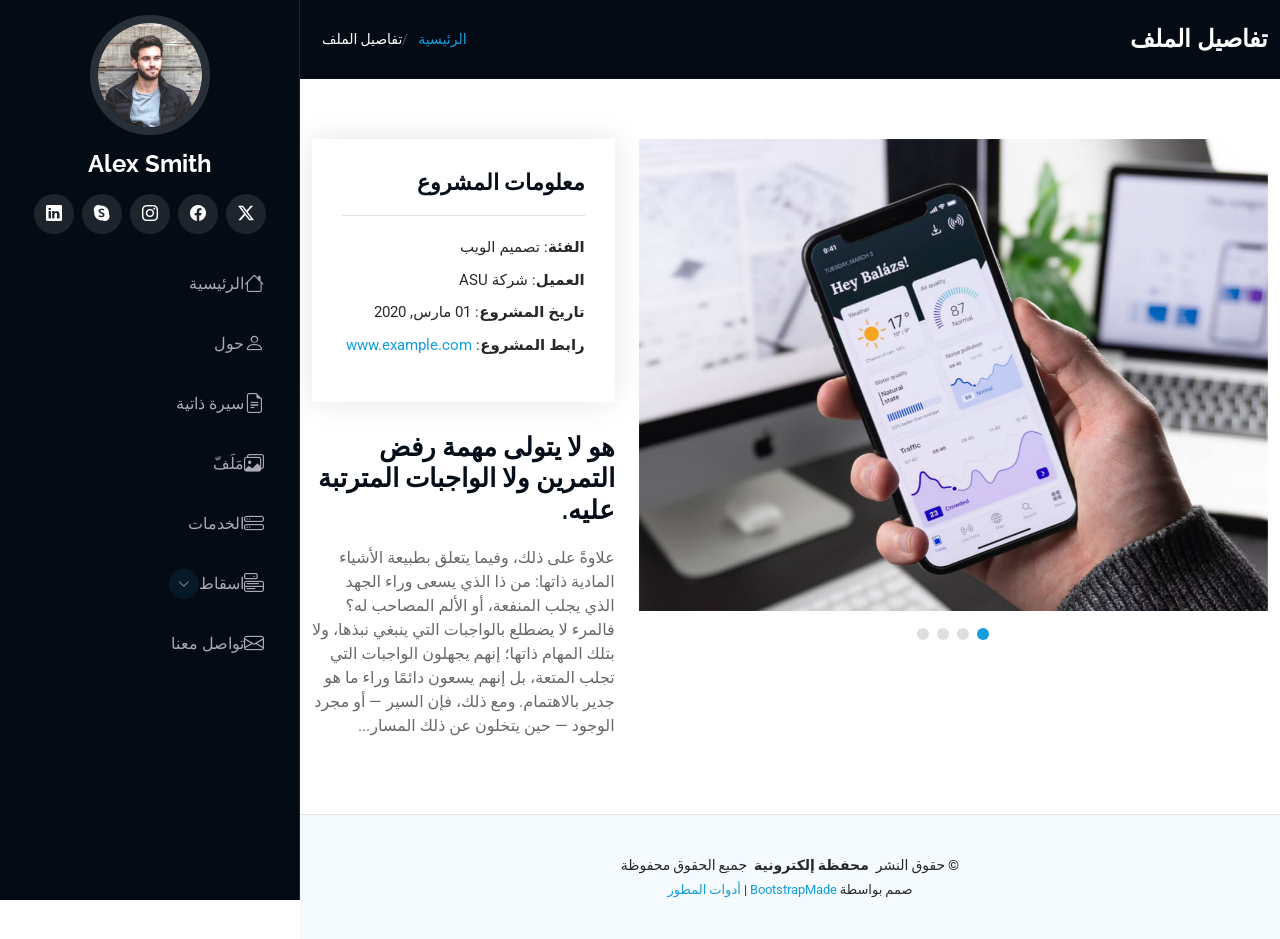
<file: arDetails.html>
<!DOCTYPE html>
<html lang="ar" dir="rtl">

<head>
  <meta charset="utf-8">
  <meta content="width=device-width, initial-scale=1.0" name="viewport">
  <title>تفاصيل معرض الأعمال - قالب iPortfolio المبني على Bootstrap</title>
  <meta content="" name="description">
  <meta content="" name="keywords">

  <!-- Favicons -->
  <link href="assets/img/favicon.png" rel="icon">
  <link href="assets/img/apple-touch-icon.png" rel="apple-touch-icon">

  <!-- Fonts -->
  <link href="https://fonts.googleapis.com" rel="preconnect">
  <link href="https://fonts.gstatic.com" rel="preconnect" crossorigin>
  <link href="https://fonts.googleapis.com/css2?family=Roboto:ital,wght@0,100;0,300;0,400;0,500;0,700;0,900;1,100;1,300;1,400;1,500;1,700;1,900&family=Poppins:ital,wght@0,100;0,200;0,300;0,400;0,500;0,600;0,700;0,800;0,900;1,100;1,200;1,300;1,400;1,500;1,600;1,700;1,800;1,900&family=Raleway:ital,wght@0,100;0,200;0,300;0,400;0,500;0,600;0,700;0,800;0,900;1,100;1,200;1,300;1,400;1,500;1,600;1,700;1,800;1,900&display=swap" rel="stylesheet">

  <!-- Vendor CSS Files -->
  <link href="assets/vendor/bootstrap/css/bootstrap.min.css" rel="stylesheet">
  <link href="assets/vendor/bootstrap-icons/bootstrap-icons.css" rel="stylesheet">
  <link href="assets/vendor/aos/aos.css" rel="stylesheet">
  <link href="assets/vendor/glightbox/css/glightbox.min.css" rel="stylesheet">
  <link href="assets/vendor/swiper/swiper-bundle.min.css" rel="stylesheet">

  <!-- Main CSS File -->
  <link href="assets/css/main.css" rel="stylesheet">

  <!-- =======================================================
  * Template Name: iPortfolio
  * Template URL: https://bootstrapmade.com/iportfolio-bootstrap-portfolio-websites-template/
  * Updated: Jun 29 2024 with Bootstrap v5.3.3
  * Author: BootstrapMade.com
  * License: https://bootstrapmade.com/license/
  ======================================================== -->
</head>

<body class="portfolio-details-page">

  <header id="header" class="header dark-background d-flex flex-column">
    <i class="header-toggle d-xl-none bi bi-list"></i>

    <div class="profile-img">
      <img src="assets/img/my-profile-img.jpg" alt="" class="img-fluid rounded-circle">
    </div>

    <a href="index.html" class="logo d-flex align-items-center justify-content-center">
      <!-- Uncomment the line below if you also wish to use an image logo -->
      <!-- <img src="assets/img/logo.png" alt=""> -->
      <h1 class="sitename">Alex Smith</h1>
    </a>

    <div class="social-links text-center">
      <a href="#" class="twitter"><i class="bi bi-twitter-x"></i></a>
      <a href="#" class="facebook"><i class="bi bi-facebook"></i></a>
      <a href="#" class="instagram"><i class="bi bi-instagram"></i></a>
      <a href="#" class="google-plus"><i class="bi bi-skype"></i></a>
      <a href="#" class="linkedin"><i class="bi bi-linkedin"></i></a>
    </div>

    <nav id="navmenu" class="navmenu">
      <ul>
        <li><a href="#hero"><i class="bi bi-house navicon"></i>الرئيسية</a></li>
        <li><a href="#about"><i class="bi bi-person navicon"></i> حول</a></li>
        <li><a href="#resume"><i class="bi bi-file-earmark-text navicon"></i> سيرة ذاتية</a></li>
        <li><a href="#portfolio"><i class="bi bi-images navicon"></i> مَلَفّ </a></li>
        <li><a href="#services"><i class="bi bi-hdd-stack navicon"></i> الخدمات</a></li>
        <li class="dropdown"><a href="#"><i class="bi bi-menu-button navicon"></i> <span>اسقاط</span> <i class="bi bi-chevron-down toggle-dropdown"></i></a>
          <ul>
            <li><a href="#">القائمة المنسدلة</a></li>
            <li class="dropdown"><a href="#"><span>قائمة منسدلة متعددة المستويات</span> <i class="bi bi-chevron-down toggle-dropdown"></i></a>
              <ul>
                <li><a href="#">قائمة منسدلة متعددة المستويات</a></li>
                <li><a href="#">قائمة منسدلة متعددة المستويات</a></li>
                <li><a href="#">قائمة منسدلة متعددة المستويات</a></li>
                <li><a href="#">قائمة منسدلة متعددة المستويات</a></li>
                <li><a href="#">قائمة منسدلة متعددة المستويات</a></li>
              </ul>
            </li>
            <li><a href="#">قائمة منسدلة</a></li>
            <li><a href="#">قائمة منسدلة</a></li>
            <li><a href="#">قائمة منسدلة</a></li>
          </ul>
        </li>
        <li><a href="#contact"><i class="bi bi-envelope navicon"></i> تواصل معنا</a></li>
      </ul>
    </nav>

  </header>

  <main class="main">

    <!-- Page Title -->
    <div class="page-title dark-background">
      <div class="container d-lg-flex justify-content-between align-items-center">
        <h1 class="mb-2 mb-lg-0">تفاصيل الملف</h1>
        <nav class="breadcrumbs">
          <ol>
            <li><a href="index.html">الرئيسية</a></li>
            <li class="current">تفاصيل الملف</li>
          </ol>
        </nav>
      </div>
    </div><!-- End Page Title -->

    <!-- Portfolio Details Section -->
    <section id="portfolio-details" class="portfolio-details section">

      <div class="container" data-aos="fade-up" data-aos-delay="100">

        <div class="row gy-4">

          <div class="col-lg-8">
            <div class="portfolio-details-slider swiper init-swiper">

              <script type="application/json" class="swiper-config">
                {
                  "loop": true,
                  "speed": 600,
                  "autoplay": {
                    "delay": 5000
                  },
                  "slidesPerView": "auto",
                  "pagination": {
                    "el": ".swiper-pagination",
                    "type": "bullets",
                    "clickable": true
                  }
                }
              </script>

              <div class="swiper-wrapper align-items-center">

                <div class="swiper-slide">
                  <img src="assets/img/portfolio/app-1.jpg" alt="">
                </div>

                <div class="swiper-slide">
                  <img src="assets/img/portfolio/product-1.jpg" alt="">
                </div>

                <div class="swiper-slide">
                  <img src="assets/img/portfolio/branding-1.jpg" alt="">
                </div>

                <div class="swiper-slide">
                  <img src="assets/img/portfolio/books-1.jpg" alt="">
                </div>

              </div>
              <div class="swiper-pagination"></div>
            </div>
          </div>

          <div class="col-lg-4">
            <div class="portfolio-info" data-aos="fade-up" data-aos-delay="200">
              <h3>معلومات المشروع</h3>
              <ul>
                <li><strong>الفئة</strong>: تصميم الويب</li>
                <li><strong>العميل</strong>: شركة ASU</li>
                <li><strong>تاريخ المشروع</strong>: 01 مارس, 2020</li>
                <li><strong>رابط المشروع</strong>: <a href="#">www.example.com</a></li>
              </ul>
            </div>
            <div class="portfolio-description" data-aos="fade-up" data-aos-delay="300">
              <h2>هو لا يتولى مهمة رفض التمرين ولا الواجبات المترتبة عليه.</h2>
              <p>
                علاوةً على ذلك، وفيما يتعلق بطبيعة الأشياء المادية ذاتها: من ذا الذي يسعى وراء الجهد الذي يجلب المنفعة، أو الألم المصاحب له؟ فالمرء لا يضطلع بالواجبات التي ينبغي نبذها، ولا بتلك المهام ذاتها؛ إنهم يجهلون الواجبات التي تجلب المتعة، بل إنهم يسعون دائمًا وراء ما هو جدير بالاهتمام. ومع ذلك، فإن السير — أو مجرد الوجود — حين يتخلون عن ذلك المسار...
              </p>
            </div>
          </div>

        </div>

      </div>

    </section><!-- /Portfolio Details Section -->

  </main>

  <footer id="footer" class="footer position-relative light-background">

    <div class="container">
      <div class="copyright text-center ">
        <p>© <span>حقوق النشر</span> <strong class="px-1 sitename">محفظة إلكترونية</strong> <span>جميع الحقوق محفوظة</span></p>
      </div>
      <div class="credits">
        <!-- All the links in the footer should remain intact. -->
        <!-- You can delete the links only if you've purchased the pro version. -->
        <!-- Licensing information: https://bootstrapmade.com/license/ -->
        <!-- Purchase the pro version with working PHP/AJAX contact form: [buy-url] -->
        صمم بواسطة <a href="https://bootstrapmade.com/">BootstrapMade</a> | <a href="https://bootstrapmade.com/tools/">أدوات المطور</a>
      </div>
    </div>

  </footer>

  <!-- Scroll Top -->
  <a href="#" id="scroll-top" class="scroll-top d-flex align-items-center justify-content-center"><i class="bi bi-arrow-up-short"></i></a>

  <!-- Preloader -->
  <div id="preloader"></div>

  <!-- Vendor JS Files -->
  <script src="assets/vendor/bootstrap/js/bootstrap.bundle.min.js"></script>
  <script src="assets/vendor/php-email-form/validate.js"></script>
  <script src="assets/vendor/aos/aos.js"></script>
  <script src="assets/vendor/typed.js/typed.umd.js"></script>
  <script src="assets/vendor/purecounter/purecounter_vanilla.js"></script>
  <script src="assets/vendor/waypoints/noframework.waypoints.js"></script>
  <script src="assets/vendor/glightbox/js/glightbox.min.js"></script>
  <script src="assets/vendor/imagesloaded/imagesloaded.pkgd.min.js"></script>
  <script src="assets/vendor/isotope-layout/isotope.pkgd.min.js"></script>
  <script src="assets/vendor/swiper/swiper-bundle.min.js"></script>

  <!-- Main JS File -->
  <script src="assets/js/main.js"></script>

</body>

</html>
</file>
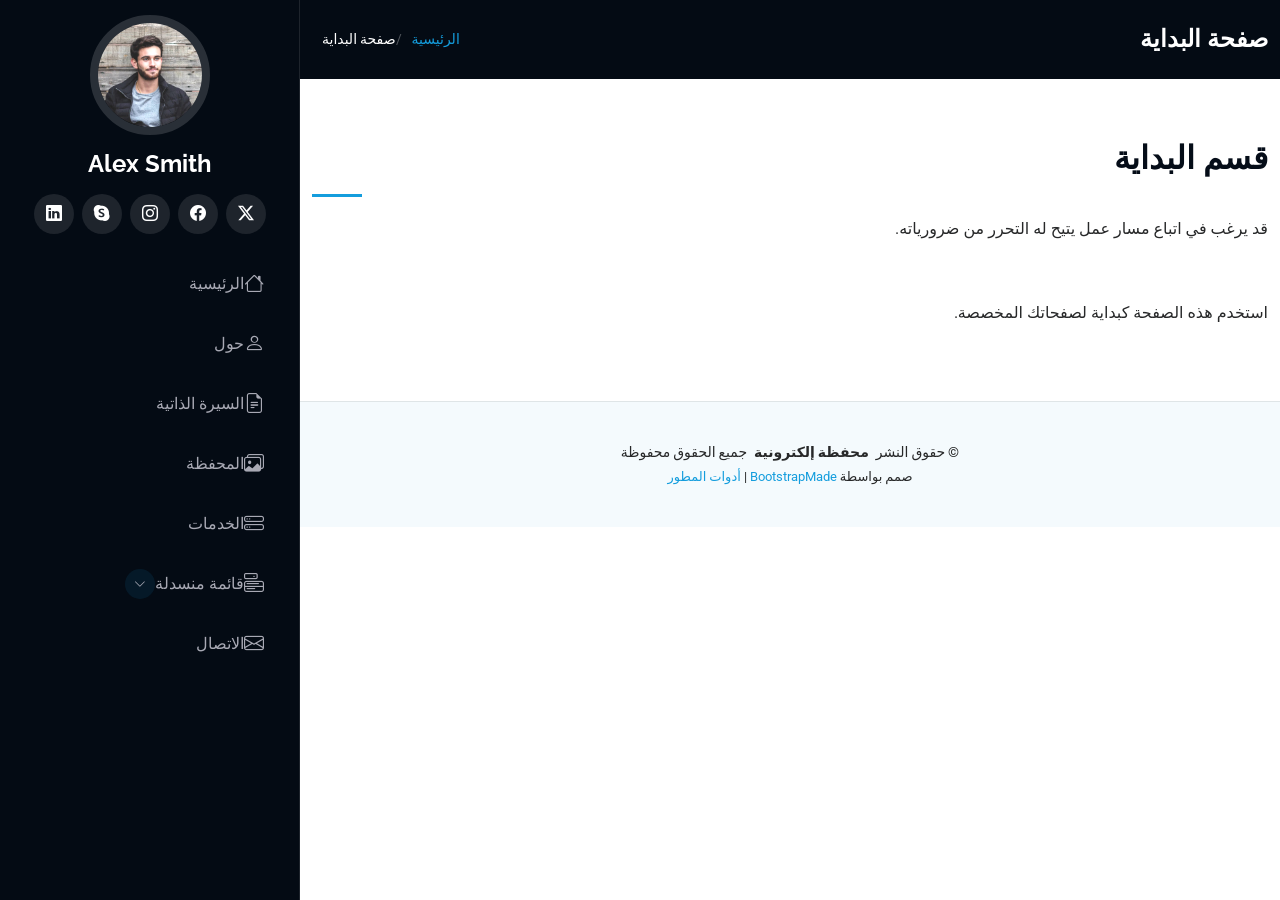
<file: arStarter.html>
<!DOCTYPE html>
<html lang="ar" dir="rtl">

<head>
  <meta charset="utf-8">
  <meta content="width=device-width, initial-scale=1.0" name="viewport">
  <title>صفحة البداية - قالب iPortfolio المبني على Bootstrap</title>
  <meta content="" name="description">
  <meta content="" name="keywords">

  <!-- Favicons -->
  <link href="assets/img/favicon.png" rel="icon">
  <link href="assets/img/apple-touch-icon.png" rel="apple-touch-icon">

  <!-- Fonts -->
  <link href="https://fonts.googleapis.com" rel="preconnect">
  <link href="https://fonts.gstatic.com" rel="preconnect" crossorigin>
  <link href="https://fonts.googleapis.com/css2?family=Roboto:ital,wght@0,100;0,300;0,400;0,500;0,700;0,900;1,100;1,300;1,400;1,500;1,700;1,900&family=Poppins:ital,wght@0,100;0,200;0,300;0,400;0,500;0,600;0,700;0,800;0,900;1,100;1,200;1,300;1,400;1,500;1,600;1,700;1,800;1,900&family=Raleway:ital,wght@0,100;0,200;0,300;0,400;0,500;0,600;0,700;0,800;0,900;1,100;1,200;1,300;1,400;1,500;1,600;1,700;1,800;1,900&display=swap" rel="stylesheet">

  <!-- Vendor CSS Files -->
  <link href="assets/vendor/bootstrap/css/bootstrap.min.css" rel="stylesheet">
  <link href="assets/vendor/bootstrap-icons/bootstrap-icons.css" rel="stylesheet">
  <link href="assets/vendor/aos/aos.css" rel="stylesheet">
  <link href="assets/vendor/glightbox/css/glightbox.min.css" rel="stylesheet">
  <link href="assets/vendor/swiper/swiper-bundle.min.css" rel="stylesheet">

  <!-- Main CSS File -->
  <link href="assets/css/main.css" rel="stylesheet">

  <!-- =======================================================
  * Template Name: iPortfolio
  * Template URL: https://bootstrapmade.com/iportfolio-bootstrap-portfolio-websites-template/
  * Updated: Jun 29 2024 with Bootstrap v5.3.3
  * Author: BootstrapMade.com
  * License: https://bootstrapmade.com/license/
  ======================================================== -->
</head>

<body class="starter-page-page">

  <header id="header" class="header dark-background d-flex flex-column">
    <i class="header-toggle d-xl-none bi bi-list"></i>

    <div class="profile-img">
      <img src="assets/img/my-profile-img.jpg" alt="" class="img-fluid rounded-circle">
    </div>

    <a href="index.html" class="logo d-flex align-items-center justify-content-center">
      <!-- Uncomment the line below if you also wish to use an image logo -->
      <!-- <img src="assets/img/logo.png" alt=""> -->
      <h1 class="sitename">Alex Smith</h1>
    </a>

    <div class="social-links text-center">
      <a href="#" class="twitter"><i class="bi bi-twitter-x"></i></a>
      <a href="#" class="facebook"><i class="bi bi-facebook"></i></a>
      <a href="#" class="instagram"><i class="bi bi-instagram"></i></a>
      <a href="#" class="google-plus"><i class="bi bi-skype"></i></a>
      <a href="#" class="linkedin"><i class="bi bi-linkedin"></i></a>
    </div>

    <nav id="navmenu" class="navmenu">
      <ul>
        <li><a href="#hero"><i class="bi bi-house navicon"></i>الرئيسية</a></li>
        <li><a href="#about"><i class="bi bi-person navicon"></i> حول</a></li>
        <li><a href="#resume"><i class="bi bi-file-earmark-text navicon"></i> السيرة الذاتية</a></li>
        <li><a href="#portfolio"><i class="bi bi-images navicon"></i> المحفظة</a></li>
        <li><a href="#services"><i class="bi bi-hdd-stack navicon"></i> الخدمات</a></li>
        <li class="dropdown"><a href="#"><i class="bi bi-menu-button navicon"></i> <span>قائمة منسدلة</span> <i class="bi bi-chevron-down toggle-dropdown"></i></a>
          <ul>
            <li><a href="#">قائمة منسدلة</a></li>
            <li class="dropdown"><a href="#"><span>قائمة عميقة</span> <i class="bi bi-chevron-down toggle-dropdown"></i></a>
              <ul>
                <li><a href="#">قائمة عميقة 1</a></li>
                <li><a href="#">قائمة عميقة 2</a></li>
                <li><a href="#">قائمة عميقة 3</a></li>
                <li><a href="#">قائمة عميقة 4</a></li>
                <li><a href="#">قائمة عميقة 5</a></li>
              </ul>
            </li>
            <li><a href="#">قائمة منسدلة 2</a></li>
            <li><a href="#">قائمة منسدلة 3</a></li>
            <li><a href="#">قائمة منسدلة 4</a></li>
          </ul>
        </li>
        <li><a href="#contact"><i class="bi bi-envelope navicon"></i> الاتصال</a></li>
      </ul>
    </nav>

  </header>

  <main class="main">

    <!-- Page Title -->
    <div class="page-title dark-background">
      <div class="container d-lg-flex justify-content-between align-items-center">
        <h1 class="mb-2 mb-lg-0">صفحة البداية</h1>
        <nav class="breadcrumbs">
          <ol>
            <li><a href="index.html">الرئيسية</a></li>
            <li class="current">صفحة البداية</li>
          </ol>
        </nav>
      </div>
    </div><!-- End Page Title -->

    <!-- Starter Section Section -->
    <section id="starter-section" class="starter-section section">

      <!-- Section Title -->
      <div class="container section-title" data-aos="fade-up">
        <h2>قسم البداية</h2>
        <p>قد يرغب في اتباع مسار عمل يتيح له التحرر من ضرورياته.</p>
      </div><!-- End Section Title -->

      <div class="container" data-aos="fade-up">
        <p>استخدم هذه الصفحة كبداية لصفحاتك المخصصة.</p>
      </div>

    </section><!-- /Starter Section Section -->

  </main>

  <footer id="footer" class="footer position-relative light-background">

    <div class="container">
      <div class="copyright text-center ">
        <p>© <span>حقوق النشر</span> <strong class="px-1 sitename">محفظة إلكترونية</strong> <span>جميع الحقوق محفوظة</span></p>
      </div>
      <div class="credits">
        <!-- All the links in the footer should remain intact. -->
        <!-- You can delete the links only if you've purchased the pro version. -->
        <!-- Licensing information: https://bootstrapmade.com/license/ -->
        <!-- Purchase the pro version with working PHP/AJAX contact form: [buy-url] -->
        صمم بواسطة <a href="https://bootstrapmade.com/">BootstrapMade</a> | <a href="https://bootstrapmade.com/tools/">أدوات المطور</a>
      </div>
    </div>

  </footer>

  <!-- Scroll Top -->
  <a href="#" id="scroll-top" class="scroll-top d-flex align-items-center justify-content-center"><i class="bi bi-arrow-up-short"></i></a>

  <!-- Preloader -->
  <div id="preloader"></div>

  <!-- Vendor JS Files -->
  <script src="assets/vendor/bootstrap/js/bootstrap.bundle.min.js"></script>
  <script src="assets/vendor/php-email-form/validate.js"></script>
  <script src="assets/vendor/aos/aos.js"></script>
  <script src="assets/vendor/typed.js/typed.umd.js"></script>
  <script src="assets/vendor/purecounter/purecounter_vanilla.js"></script>
  <script src="assets/vendor/waypoints/noframework.waypoints.js"></script>
  <script src="assets/vendor/glightbox/js/glightbox.min.js"></script>
  <script src="assets/vendor/imagesloaded/imagesloaded.pkgd.min.js"></script>
  <script src="assets/vendor/isotope-layout/isotope.pkgd.min.js"></script>
  <script src="assets/vendor/swiper/swiper-bundle.min.js"></script>

  <!-- Main JS File -->
  <script src="assets/js/main.js"></script>

</body>

</html>
</file>
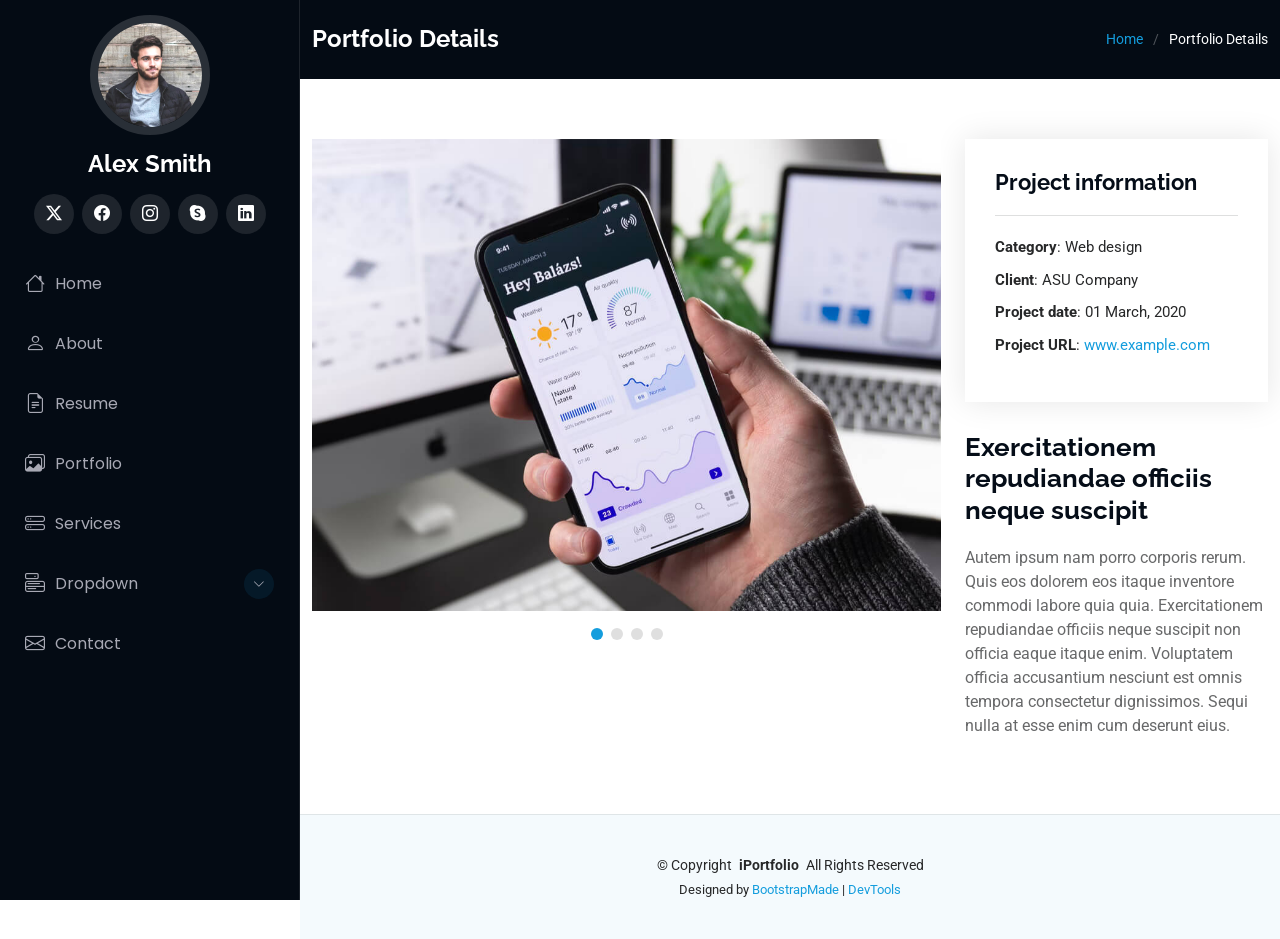
<file: portfolio-details.html>
<!DOCTYPE html>
<html lang="en">

<head>
  <meta charset="utf-8">
  <meta content="width=device-width, initial-scale=1.0" name="viewport">
  <title>Portfolio Details - iPortfolio Bootstrap Template</title>
  <meta content="" name="description">
  <meta content="" name="keywords">

  <!-- Favicons -->
  <link href="assets/img/favicon.png" rel="icon">
  <link href="assets/img/apple-touch-icon.png" rel="apple-touch-icon">

  <!-- Fonts -->
  <link href="https://fonts.googleapis.com" rel="preconnect">
  <link href="https://fonts.gstatic.com" rel="preconnect" crossorigin>
  <link href="https://fonts.googleapis.com/css2?family=Roboto:ital,wght@0,100;0,300;0,400;0,500;0,700;0,900;1,100;1,300;1,400;1,500;1,700;1,900&family=Poppins:ital,wght@0,100;0,200;0,300;0,400;0,500;0,600;0,700;0,800;0,900;1,100;1,200;1,300;1,400;1,500;1,600;1,700;1,800;1,900&family=Raleway:ital,wght@0,100;0,200;0,300;0,400;0,500;0,600;0,700;0,800;0,900;1,100;1,200;1,300;1,400;1,500;1,600;1,700;1,800;1,900&display=swap" rel="stylesheet">

  <!-- Vendor CSS Files -->
  <link href="assets/vendor/bootstrap/css/bootstrap.min.css" rel="stylesheet">
  <link href="assets/vendor/bootstrap-icons/bootstrap-icons.css" rel="stylesheet">
  <link href="assets/vendor/aos/aos.css" rel="stylesheet">
  <link href="assets/vendor/glightbox/css/glightbox.min.css" rel="stylesheet">
  <link href="assets/vendor/swiper/swiper-bundle.min.css" rel="stylesheet">

  <!-- Main CSS File -->
  <link href="assets/css/main.css" rel="stylesheet">

  <!-- =======================================================
  * Template Name: iPortfolio
  * Template URL: https://bootstrapmade.com/iportfolio-bootstrap-portfolio-websites-template/
  * Updated: Jun 29 2024 with Bootstrap v5.3.3
  * Author: BootstrapMade.com
  * License: https://bootstrapmade.com/license/
  ======================================================== -->
</head>

<body class="portfolio-details-page">

  <header id="header" class="header dark-background d-flex flex-column">
    <i class="header-toggle d-xl-none bi bi-list"></i>

    <div class="profile-img">
      <img src="assets/img/my-profile-img.jpg" alt="" class="img-fluid rounded-circle">
    </div>

    <a href="index.html" class="logo d-flex align-items-center justify-content-center">
      <!-- Uncomment the line below if you also wish to use an image logo -->
      <!-- <img src="assets/img/logo.png" alt=""> -->
      <h1 class="sitename">Alex Smith</h1>
    </a>

    <div class="social-links text-center">
      <a href="#" class="twitter"><i class="bi bi-twitter-x"></i></a>
      <a href="#" class="facebook"><i class="bi bi-facebook"></i></a>
      <a href="#" class="instagram"><i class="bi bi-instagram"></i></a>
      <a href="#" class="google-plus"><i class="bi bi-skype"></i></a>
      <a href="#" class="linkedin"><i class="bi bi-linkedin"></i></a>
    </div>

    <nav id="navmenu" class="navmenu">
      <ul>
        <li><a href="#hero"><i class="bi bi-house navicon"></i>Home</a></li>
        <li><a href="#about"><i class="bi bi-person navicon"></i> About</a></li>
        <li><a href="#resume"><i class="bi bi-file-earmark-text navicon"></i> Resume</a></li>
        <li><a href="#portfolio"><i class="bi bi-images navicon"></i> Portfolio</a></li>
        <li><a href="#services"><i class="bi bi-hdd-stack navicon"></i> Services</a></li>
        <li class="dropdown"><a href="#"><i class="bi bi-menu-button navicon"></i> <span>Dropdown</span> <i class="bi bi-chevron-down toggle-dropdown"></i></a>
          <ul>
            <li><a href="#">Dropdown 1</a></li>
            <li class="dropdown"><a href="#"><span>Deep Dropdown</span> <i class="bi bi-chevron-down toggle-dropdown"></i></a>
              <ul>
                <li><a href="#">Deep Dropdown 1</a></li>
                <li><a href="#">Deep Dropdown 2</a></li>
                <li><a href="#">Deep Dropdown 3</a></li>
                <li><a href="#">Deep Dropdown 4</a></li>
                <li><a href="#">Deep Dropdown 5</a></li>
              </ul>
            </li>
            <li><a href="#">Dropdown 2</a></li>
            <li><a href="#">Dropdown 3</a></li>
            <li><a href="#">Dropdown 4</a></li>
          </ul>
        </li>
        <li><a href="#contact"><i class="bi bi-envelope navicon"></i> Contact</a></li>
      </ul>
    </nav>

  </header>

  <main class="main">

    <!-- Page Title -->
    <div class="page-title dark-background">
      <div class="container d-lg-flex justify-content-between align-items-center">
        <h1 class="mb-2 mb-lg-0">Portfolio Details</h1>
        <nav class="breadcrumbs">
          <ol>
            <li><a href="index.html">Home</a></li>
            <li class="current">Portfolio Details</li>
          </ol>
        </nav>
      </div>
    </div><!-- End Page Title -->

    <!-- Portfolio Details Section -->
    <section id="portfolio-details" class="portfolio-details section">

      <div class="container" data-aos="fade-up" data-aos-delay="100">

        <div class="row gy-4">

          <div class="col-lg-8">
            <div class="portfolio-details-slider swiper init-swiper">

              <script type="application/json" class="swiper-config">
                {
                  "loop": true,
                  "speed": 600,
                  "autoplay": {
                    "delay": 5000
                  },
                  "slidesPerView": "auto",
                  "pagination": {
                    "el": ".swiper-pagination",
                    "type": "bullets",
                    "clickable": true
                  }
                }
              </script>

              <div class="swiper-wrapper align-items-center">

                <div class="swiper-slide">
                  <img src="assets/img/portfolio/app-1.jpg" alt="">
                </div>

                <div class="swiper-slide">
                  <img src="assets/img/portfolio/product-1.jpg" alt="">
                </div>

                <div class="swiper-slide">
                  <img src="assets/img/portfolio/branding-1.jpg" alt="">
                </div>

                <div class="swiper-slide">
                  <img src="assets/img/portfolio/books-1.jpg" alt="">
                </div>

              </div>
              <div class="swiper-pagination"></div>
            </div>
          </div>

          <div class="col-lg-4">
            <div class="portfolio-info" data-aos="fade-up" data-aos-delay="200">
              <h3>Project information</h3>
              <ul>
                <li><strong>Category</strong>: Web design</li>
                <li><strong>Client</strong>: ASU Company</li>
                <li><strong>Project date</strong>: 01 March, 2020</li>
                <li><strong>Project URL</strong>: <a href="#">www.example.com</a></li>
              </ul>
            </div>
            <div class="portfolio-description" data-aos="fade-up" data-aos-delay="300">
              <h2>Exercitationem repudiandae officiis neque suscipit</h2>
              <p>
                Autem ipsum nam porro corporis rerum. Quis eos dolorem eos itaque inventore commodi labore quia quia. Exercitationem repudiandae officiis neque suscipit non officia eaque itaque enim. Voluptatem officia accusantium nesciunt est omnis tempora consectetur dignissimos. Sequi nulla at esse enim cum deserunt eius.
              </p>
            </div>
          </div>

        </div>

      </div>

    </section><!-- /Portfolio Details Section -->

  </main>

  <footer id="footer" class="footer position-relative light-background">

    <div class="container">
      <div class="copyright text-center ">
        <p>© <span>Copyright</span> <strong class="px-1 sitename">iPortfolio</strong> <span>All Rights Reserved</span></p>
      </div>
      <div class="credits">
        <!-- All the links in the footer should remain intact. -->
        <!-- You can delete the links only if you've purchased the pro version. -->
        <!-- Licensing information: https://bootstrapmade.com/license/ -->
        <!-- Purchase the pro version with working PHP/AJAX contact form: [buy-url] -->
        Designed by <a href="https://bootstrapmade.com/">BootstrapMade</a> | <a href="https://bootstrapmade.com/tools/">DevTools</a>
      </div>
    </div>

  </footer>

  <!-- Scroll Top -->
  <a href="#" id="scroll-top" class="scroll-top d-flex align-items-center justify-content-center"><i class="bi bi-arrow-up-short"></i></a>

  <!-- Preloader -->
  <div id="preloader"></div>

  <!-- Vendor JS Files -->
  <script src="assets/vendor/bootstrap/js/bootstrap.bundle.min.js"></script>
  <script src="assets/vendor/php-email-form/validate.js"></script>
  <script src="assets/vendor/aos/aos.js"></script>
  <script src="assets/vendor/typed.js/typed.umd.js"></script>
  <script src="assets/vendor/purecounter/purecounter_vanilla.js"></script>
  <script src="assets/vendor/waypoints/noframework.waypoints.js"></script>
  <script src="assets/vendor/glightbox/js/glightbox.min.js"></script>
  <script src="assets/vendor/imagesloaded/imagesloaded.pkgd.min.js"></script>
  <script src="assets/vendor/isotope-layout/isotope.pkgd.min.js"></script>
  <script src="assets/vendor/swiper/swiper-bundle.min.js"></script>

  <!-- Main JS File -->
  <script src="assets/js/main.js"></script>

</body>

</html>
</file>
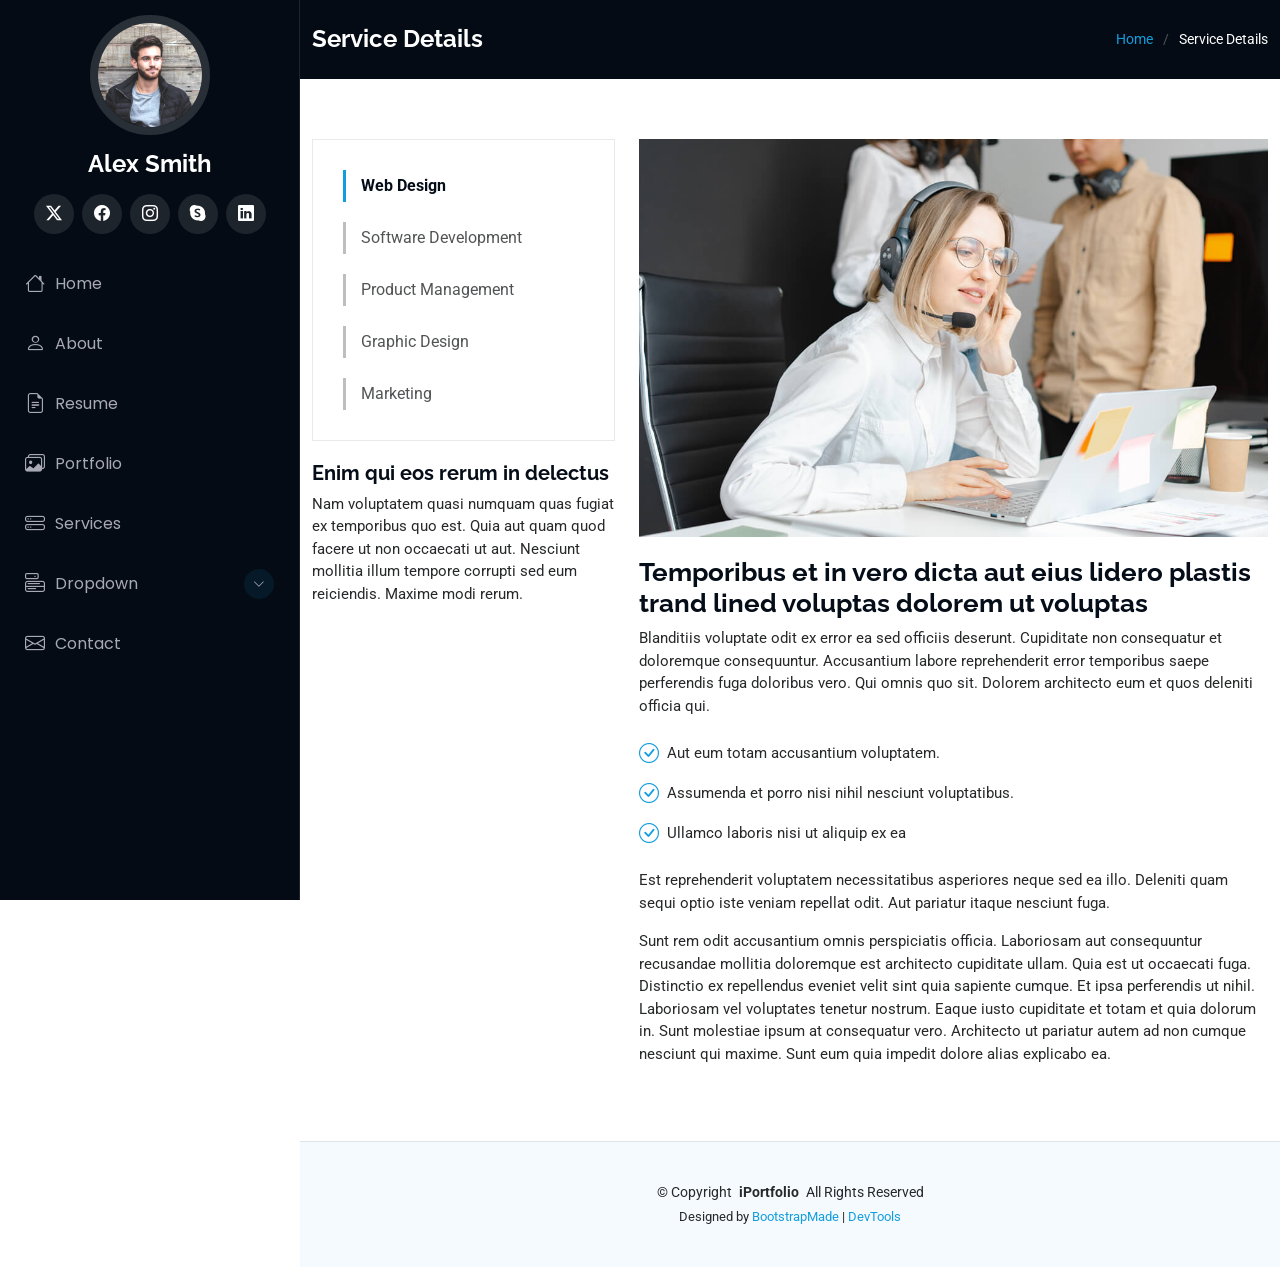
<file: service-details.html>
<!DOCTYPE html>
<html lang="en">

<head>
  <meta charset="utf-8">
  <meta content="width=device-width, initial-scale=1.0" name="viewport">
  <title>Service Details - iPortfolio Bootstrap Template</title>
  <meta content="" name="description">
  <meta content="" name="keywords">

  <!-- Favicons -->
  <link href="assets/img/favicon.png" rel="icon">
  <link href="assets/img/apple-touch-icon.png" rel="apple-touch-icon">

  <!-- Fonts -->
  <link href="https://fonts.googleapis.com" rel="preconnect">
  <link href="https://fonts.gstatic.com" rel="preconnect" crossorigin>
  <link href="https://fonts.googleapis.com/css2?family=Roboto:ital,wght@0,100;0,300;0,400;0,500;0,700;0,900;1,100;1,300;1,400;1,500;1,700;1,900&family=Poppins:ital,wght@0,100;0,200;0,300;0,400;0,500;0,600;0,700;0,800;0,900;1,100;1,200;1,300;1,400;1,500;1,600;1,700;1,800;1,900&family=Raleway:ital,wght@0,100;0,200;0,300;0,400;0,500;0,600;0,700;0,800;0,900;1,100;1,200;1,300;1,400;1,500;1,600;1,700;1,800;1,900&display=swap" rel="stylesheet">

  <!-- Vendor CSS Files -->
  <link href="assets/vendor/bootstrap/css/bootstrap.min.css" rel="stylesheet">
  <link href="assets/vendor/bootstrap-icons/bootstrap-icons.css" rel="stylesheet">
  <link href="assets/vendor/aos/aos.css" rel="stylesheet">
  <link href="assets/vendor/glightbox/css/glightbox.min.css" rel="stylesheet">
  <link href="assets/vendor/swiper/swiper-bundle.min.css" rel="stylesheet">

  <!-- Main CSS File -->
  <link href="assets/css/main.css" rel="stylesheet">

  <!-- =======================================================
  * Template Name: iPortfolio
  * Template URL: https://bootstrapmade.com/iportfolio-bootstrap-portfolio-websites-template/
  * Updated: Jun 29 2024 with Bootstrap v5.3.3
  * Author: BootstrapMade.com
  * License: https://bootstrapmade.com/license/
  ======================================================== -->
</head>

<body class="service-details-page">

  <header id="header" class="header dark-background d-flex flex-column">
    <i class="header-toggle d-xl-none bi bi-list"></i>

    <div class="profile-img">
      <img src="assets/img/my-profile-img.jpg" alt="" class="img-fluid rounded-circle">
    </div>

    <a href="index.html" class="logo d-flex align-items-center justify-content-center">
      <!-- Uncomment the line below if you also wish to use an image logo -->
      <!-- <img src="assets/img/logo.png" alt=""> -->
      <h1 class="sitename">Alex Smith</h1>
    </a>

    <div class="social-links text-center">
      <a href="#" class="twitter"><i class="bi bi-twitter-x"></i></a>
      <a href="#" class="facebook"><i class="bi bi-facebook"></i></a>
      <a href="#" class="instagram"><i class="bi bi-instagram"></i></a>
      <a href="#" class="google-plus"><i class="bi bi-skype"></i></a>
      <a href="#" class="linkedin"><i class="bi bi-linkedin"></i></a>
    </div>

    <nav id="navmenu" class="navmenu">
      <ul>
        <li><a href="#hero"><i class="bi bi-house navicon"></i>Home</a></li>
        <li><a href="#about"><i class="bi bi-person navicon"></i> About</a></li>
        <li><a href="#resume"><i class="bi bi-file-earmark-text navicon"></i> Resume</a></li>
        <li><a href="#portfolio"><i class="bi bi-images navicon"></i> Portfolio</a></li>
        <li><a href="#services"><i class="bi bi-hdd-stack navicon"></i> Services</a></li>
        <li class="dropdown"><a href="#"><i class="bi bi-menu-button navicon"></i> <span>Dropdown</span> <i class="bi bi-chevron-down toggle-dropdown"></i></a>
          <ul>
            <li><a href="#">Dropdown 1</a></li>
            <li class="dropdown"><a href="#"><span>Deep Dropdown</span> <i class="bi bi-chevron-down toggle-dropdown"></i></a>
              <ul>
                <li><a href="#">Deep Dropdown 1</a></li>
                <li><a href="#">Deep Dropdown 2</a></li>
                <li><a href="#">Deep Dropdown 3</a></li>
                <li><a href="#">Deep Dropdown 4</a></li>
                <li><a href="#">Deep Dropdown 5</a></li>
              </ul>
            </li>
            <li><a href="#">Dropdown 2</a></li>
            <li><a href="#">Dropdown 3</a></li>
            <li><a href="#">Dropdown 4</a></li>
          </ul>
        </li>
        <li><a href="#contact"><i class="bi bi-envelope navicon"></i> Contact</a></li>
      </ul>
    </nav>

  </header>

  <main class="main">

    <!-- Page Title -->
    <div class="page-title dark-background">
      <div class="container d-lg-flex justify-content-between align-items-center">
        <h1 class="mb-2 mb-lg-0">Service Details</h1>
        <nav class="breadcrumbs">
          <ol>
            <li><a href="index.html">Home</a></li>
            <li class="current">Service Details</li>
          </ol>
        </nav>
      </div>
    </div><!-- End Page Title -->

    <!-- Service Details Section -->
    <section id="service-details" class="service-details section">

      <div class="container">

        <div class="row gy-4">

          <div class="col-lg-4" data-aos="fade-up" data-aos-delay="100">
            <div class="services-list">
              <a href="#" class="active">Web Design</a>
              <a href="#">Software Development</a>
              <a href="#">Product Management</a>
              <a href="#">Graphic Design</a>
              <a href="#">Marketing</a>
            </div>

            <h4>Enim qui eos rerum in delectus</h4>
            <p>Nam voluptatem quasi numquam quas fugiat ex temporibus quo est. Quia aut quam quod facere ut non occaecati ut aut. Nesciunt mollitia illum tempore corrupti sed eum reiciendis. Maxime modi rerum.</p>
          </div>

          <div class="col-lg-8" data-aos="fade-up" data-aos-delay="200">
            <img src="assets/img/services.jpg" alt="" class="img-fluid services-img">
            <h3>Temporibus et in vero dicta aut eius lidero plastis trand lined voluptas dolorem ut voluptas</h3>
            <p>
              Blanditiis voluptate odit ex error ea sed officiis deserunt. Cupiditate non consequatur et doloremque consequuntur. Accusantium labore reprehenderit error temporibus saepe perferendis fuga doloribus vero. Qui omnis quo sit. Dolorem architecto eum et quos deleniti officia qui.
            </p>
            <ul>
              <li><i class="bi bi-check-circle"></i> <span>Aut eum totam accusantium voluptatem.</span></li>
              <li><i class="bi bi-check-circle"></i> <span>Assumenda et porro nisi nihil nesciunt voluptatibus.</span></li>
              <li><i class="bi bi-check-circle"></i> <span>Ullamco laboris nisi ut aliquip ex ea</span></li>
            </ul>
            <p>
              Est reprehenderit voluptatem necessitatibus asperiores neque sed ea illo. Deleniti quam sequi optio iste veniam repellat odit. Aut pariatur itaque nesciunt fuga.
            </p>
            <p>
              Sunt rem odit accusantium omnis perspiciatis officia. Laboriosam aut consequuntur recusandae mollitia doloremque est architecto cupiditate ullam. Quia est ut occaecati fuga. Distinctio ex repellendus eveniet velit sint quia sapiente cumque. Et ipsa perferendis ut nihil. Laboriosam vel voluptates tenetur nostrum. Eaque iusto cupiditate et totam et quia dolorum in. Sunt molestiae ipsum at consequatur vero. Architecto ut pariatur autem ad non cumque nesciunt qui maxime. Sunt eum quia impedit dolore alias explicabo ea.
            </p>
          </div>

        </div>

      </div>

    </section><!-- /Service Details Section -->

  </main>

  <footer id="footer" class="footer position-relative light-background">

    <div class="container">
      <div class="copyright text-center ">
        <p>© <span>Copyright</span> <strong class="px-1 sitename">iPortfolio</strong> <span>All Rights Reserved</span></p>
      </div>
      <div class="credits">
        <!-- All the links in the footer should remain intact. -->
        <!-- You can delete the links only if you've purchased the pro version. -->
        <!-- Licensing information: https://bootstrapmade.com/license/ -->
        <!-- Purchase the pro version with working PHP/AJAX contact form: [buy-url] -->
        Designed by <a href="https://bootstrapmade.com/">BootstrapMade</a> | <a href="https://bootstrapmade.com/tools/">DevTools</a>
      </div>
    </div>

  </footer>

  <!-- Scroll Top -->
  <a href="#" id="scroll-top" class="scroll-top d-flex align-items-center justify-content-center"><i class="bi bi-arrow-up-short"></i></a>

  <!-- Preloader -->
  <div id="preloader"></div>

  <!-- Vendor JS Files -->
  <script src="assets/vendor/bootstrap/js/bootstrap.bundle.min.js"></script>
  <script src="assets/vendor/php-email-form/validate.js"></script>
  <script src="assets/vendor/aos/aos.js"></script>
  <script src="assets/vendor/typed.js/typed.umd.js"></script>
  <script src="assets/vendor/purecounter/purecounter_vanilla.js"></script>
  <script src="assets/vendor/waypoints/noframework.waypoints.js"></script>
  <script src="assets/vendor/glightbox/js/glightbox.min.js"></script>
  <script src="assets/vendor/imagesloaded/imagesloaded.pkgd.min.js"></script>
  <script src="assets/vendor/isotope-layout/isotope.pkgd.min.js"></script>
  <script src="assets/vendor/swiper/swiper-bundle.min.js"></script>

  <!-- Main JS File -->
  <script src="assets/js/main.js"></script>

</body>

</html>
</file>
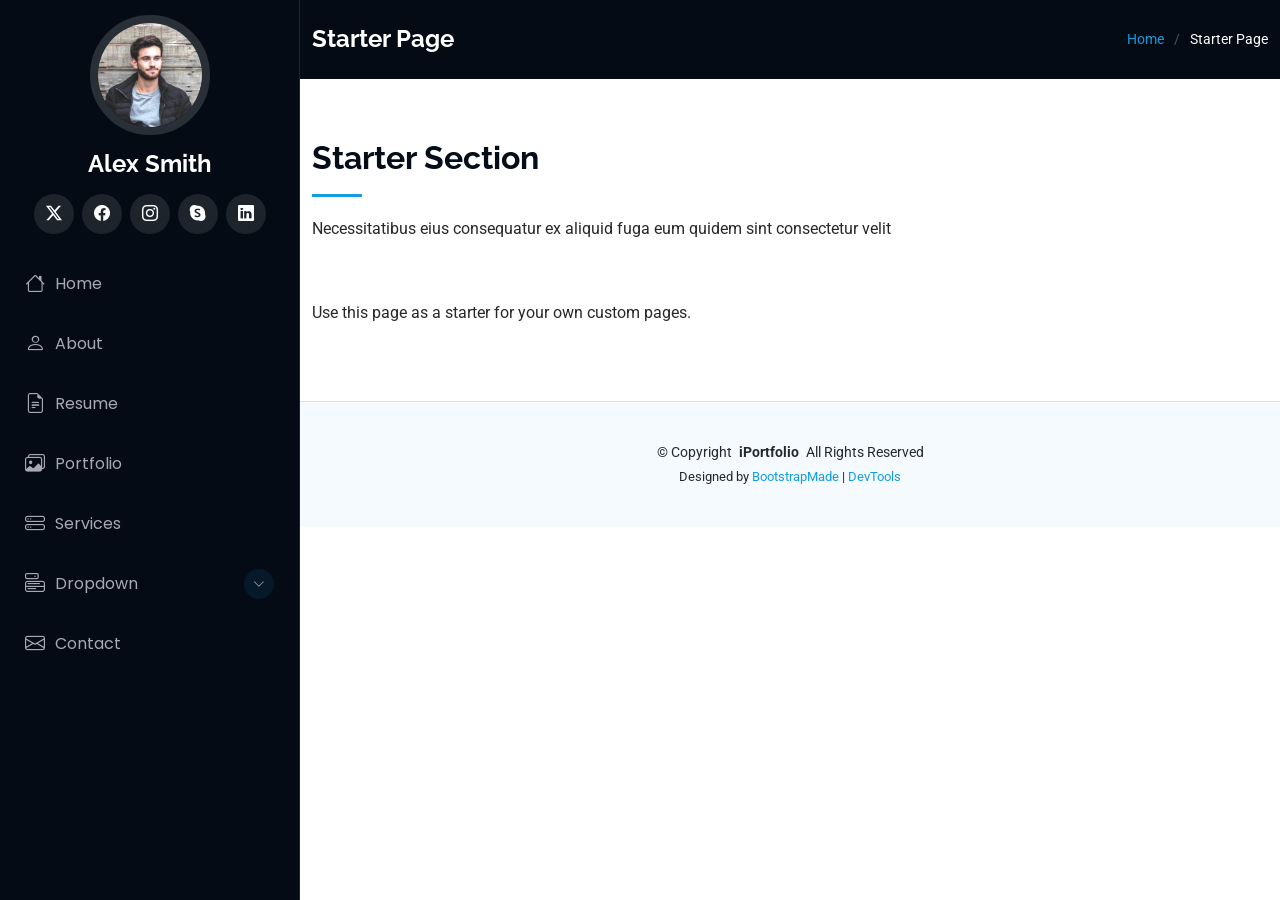
<file: starter-page.html>
<!DOCTYPE html>
<html lang="en">

<head>
  <meta charset="utf-8">
  <meta content="width=device-width, initial-scale=1.0" name="viewport">
  <title>Starter Page - iPortfolio Bootstrap Template</title>
  <meta content="" name="description">
  <meta content="" name="keywords">

  <!-- Favicons -->
  <link href="assets/img/favicon.png" rel="icon">
  <link href="assets/img/apple-touch-icon.png" rel="apple-touch-icon">

  <!-- Fonts -->
  <link href="https://fonts.googleapis.com" rel="preconnect">
  <link href="https://fonts.gstatic.com" rel="preconnect" crossorigin>
  <link href="https://fonts.googleapis.com/css2?family=Roboto:ital,wght@0,100;0,300;0,400;0,500;0,700;0,900;1,100;1,300;1,400;1,500;1,700;1,900&family=Poppins:ital,wght@0,100;0,200;0,300;0,400;0,500;0,600;0,700;0,800;0,900;1,100;1,200;1,300;1,400;1,500;1,600;1,700;1,800;1,900&family=Raleway:ital,wght@0,100;0,200;0,300;0,400;0,500;0,600;0,700;0,800;0,900;1,100;1,200;1,300;1,400;1,500;1,600;1,700;1,800;1,900&display=swap" rel="stylesheet">

  <!-- Vendor CSS Files -->
  <link href="assets/vendor/bootstrap/css/bootstrap.min.css" rel="stylesheet">
  <link href="assets/vendor/bootstrap-icons/bootstrap-icons.css" rel="stylesheet">
  <link href="assets/vendor/aos/aos.css" rel="stylesheet">
  <link href="assets/vendor/glightbox/css/glightbox.min.css" rel="stylesheet">
  <link href="assets/vendor/swiper/swiper-bundle.min.css" rel="stylesheet">

  <!-- Main CSS File -->
  <link href="assets/css/main.css" rel="stylesheet">

  <!-- =======================================================
  * Template Name: iPortfolio
  * Template URL: https://bootstrapmade.com/iportfolio-bootstrap-portfolio-websites-template/
  * Updated: Jun 29 2024 with Bootstrap v5.3.3
  * Author: BootstrapMade.com
  * License: https://bootstrapmade.com/license/
  ======================================================== -->
</head>

<body class="starter-page-page">

  <header id="header" class="header dark-background d-flex flex-column">
    <i class="header-toggle d-xl-none bi bi-list"></i>

    <div class="profile-img">
      <img src="assets/img/my-profile-img.jpg" alt="" class="img-fluid rounded-circle">
    </div>

    <a href="index.html" class="logo d-flex align-items-center justify-content-center">
      <!-- Uncomment the line below if you also wish to use an image logo -->
      <!-- <img src="assets/img/logo.png" alt=""> -->
      <h1 class="sitename">Alex Smith</h1>
    </a>

    <div class="social-links text-center">
      <a href="#" class="twitter"><i class="bi bi-twitter-x"></i></a>
      <a href="#" class="facebook"><i class="bi bi-facebook"></i></a>
      <a href="#" class="instagram"><i class="bi bi-instagram"></i></a>
      <a href="#" class="google-plus"><i class="bi bi-skype"></i></a>
      <a href="#" class="linkedin"><i class="bi bi-linkedin"></i></a>
    </div>

    <nav id="navmenu" class="navmenu">
      <ul>
        <li><a href="#hero"><i class="bi bi-house navicon"></i>Home</a></li>
        <li><a href="#about"><i class="bi bi-person navicon"></i> About</a></li>
        <li><a href="#resume"><i class="bi bi-file-earmark-text navicon"></i> Resume</a></li>
        <li><a href="#portfolio"><i class="bi bi-images navicon"></i> Portfolio</a></li>
        <li><a href="#services"><i class="bi bi-hdd-stack navicon"></i> Services</a></li>
        <li class="dropdown"><a href="#"><i class="bi bi-menu-button navicon"></i> <span>Dropdown</span> <i class="bi bi-chevron-down toggle-dropdown"></i></a>
          <ul>
            <li><a href="#">Dropdown 1</a></li>
            <li class="dropdown"><a href="#"><span>Deep Dropdown</span> <i class="bi bi-chevron-down toggle-dropdown"></i></a>
              <ul>
                <li><a href="#">Deep Dropdown 1</a></li>
                <li><a href="#">Deep Dropdown 2</a></li>
                <li><a href="#">Deep Dropdown 3</a></li>
                <li><a href="#">Deep Dropdown 4</a></li>
                <li><a href="#">Deep Dropdown 5</a></li>
              </ul>
            </li>
            <li><a href="#">Dropdown 2</a></li>
            <li><a href="#">Dropdown 3</a></li>
            <li><a href="#">Dropdown 4</a></li>
          </ul>
        </li>
        <li><a href="#contact"><i class="bi bi-envelope navicon"></i> Contact</a></li>
      </ul>
    </nav>

  </header>

  <main class="main">

    <!-- Page Title -->
    <div class="page-title dark-background">
      <div class="container d-lg-flex justify-content-between align-items-center">
        <h1 class="mb-2 mb-lg-0">Starter Page</h1>
        <nav class="breadcrumbs">
          <ol>
            <li><a href="index.html">Home</a></li>
            <li class="current">Starter Page</li>
          </ol>
        </nav>
      </div>
    </div><!-- End Page Title -->

    <!-- Starter Section Section -->
    <section id="starter-section" class="starter-section section">

      <!-- Section Title -->
      <div class="container section-title" data-aos="fade-up">
        <h2>Starter Section</h2>
        <p>Necessitatibus eius consequatur ex aliquid fuga eum quidem sint consectetur velit</p>
      </div><!-- End Section Title -->

      <div class="container" data-aos="fade-up">
        <p>Use this page as a starter for your own custom pages.</p>
      </div>

    </section><!-- /Starter Section Section -->

  </main>

  <footer id="footer" class="footer position-relative light-background">

    <div class="container">
      <div class="copyright text-center ">
        <p>© <span>Copyright</span> <strong class="px-1 sitename">iPortfolio</strong> <span>All Rights Reserved</span></p>
      </div>
      <div class="credits">
        <!-- All the links in the footer should remain intact. -->
        <!-- You can delete the links only if you've purchased the pro version. -->
        <!-- Licensing information: https://bootstrapmade.com/license/ -->
        <!-- Purchase the pro version with working PHP/AJAX contact form: [buy-url] -->
        Designed by <a href="https://bootstrapmade.com/">BootstrapMade</a> | <a href="https://bootstrapmade.com/tools/">DevTools</a>
      </div>
    </div>

  </footer>

  <!-- Scroll Top -->
  <a href="#" id="scroll-top" class="scroll-top d-flex align-items-center justify-content-center"><i class="bi bi-arrow-up-short"></i></a>

  <!-- Preloader -->
  <div id="preloader"></div>

  <!-- Vendor JS Files -->
  <script src="assets/vendor/bootstrap/js/bootstrap.bundle.min.js"></script>
  <script src="assets/vendor/php-email-form/validate.js"></script>
  <script src="assets/vendor/aos/aos.js"></script>
  <script src="assets/vendor/typed.js/typed.umd.js"></script>
  <script src="assets/vendor/purecounter/purecounter_vanilla.js"></script>
  <script src="assets/vendor/waypoints/noframework.waypoints.js"></script>
  <script src="assets/vendor/glightbox/js/glightbox.min.js"></script>
  <script src="assets/vendor/imagesloaded/imagesloaded.pkgd.min.js"></script>
  <script src="assets/vendor/isotope-layout/isotope.pkgd.min.js"></script>
  <script src="assets/vendor/swiper/swiper-bundle.min.js"></script>

  <!-- Main JS File -->
  <script src="assets/js/main.js"></script>

</body>

</html>
</file>
<file: assets/css/ar.css>
.header {
  color: var(--default-color);
  background-color: var(--background-color);
  position: fixed;
  top: 0;
  right: 0;
  bottom: 0;
  padding: 0 15px;
  width: 300px;
  transition: all ease-in-out 0.3s;
  overflow-y: auto;
  z-index: 997;
  border-right: 1px solid color-mix(in srgb, var(--default-color), transparent 90%);
}

.php-email-form .error-message {
    text-align: right;
}

/* hero section*/
    

/*---------*/
.php-email-form .loading:before {
    margin: 0 0 -6px 10px;
}

.header .logo img {
  margin-left: 8px;
}

@media (min-width: 1200px) {

  .header~main,
  .header~#footer {
    margin-left: 0;
    margin-right: 300px;
  }
}

@media (max-width: 1199px) {
  .header {
    right: -100%;
  }
}

.header.header-show {
  right: 0;
}

.navmenu a .navicon,
.navmenu a:focus .navicon {
  margin-left: 10px;
}

.navmenu a .toggle-dropdown,
.navmenu a:focus .toggle-dropdown {
    margin-right: auto;
}

#preloader:before {
    right: calc(50% - 30px);
}

.scroll-top {
    left: 15px;
}

.page-title .breadcrumbs ol li+li {
  padding-right: 10px;
}

.page-title .breadcrumbs ol li+li::before {
  padding-left: 10px;
}

.section-title h2:after {
  right: 0;
}

.hero .social-links a {
  margin-left: 20px;
}

.about .content ul strong {
  margin-left: 10px;
}

.about .content ul i {
  margin-left: 5px;
}

.stats .stats-item .purecounter {
  margin-right: 60px;
  font-size: 40px;
  line-height: 40px;
}

.stats .stats-item p {
  margin: 0 8px 0 0;
}

.stats .stats-item i {
  float: right;
}

.skills .progress .skill .val {
  float: left;
}

.resume .resume-item {
  padding: 0 20px 20px 0;
  border-right: 2px solid var(--accent-color);
}

.resume .resume-item ul {
  padding-right: 20px;
}

.resume .resume-item::before {
  right: -9px;
}

.portfolio .portfolio-filters li:first-child {
  margin-right: 0;
}

.portfolio .portfolio-filters li:last-child {
  margin-left: 0;
}

.portfolio .portfolio-content .portfolio-info .details-link {
  left: 50%;
}

.services .service-item .icon {
  margin-left: 20px;
}

.testimonials .testimonial-item .quote-icon-left {
  right: -5px;
}

.testimonials .testimonial-item .quote-icon-right {
  left: -5px;
}

.testimonials .testimonial-item p::after {
  border-left: 20px solid transparent;
  border-right: 20px solid transparent;
  right: calc(50% - 20px);
}

.contact .info-item i {
  margin-left: 15px;
}

.service-details .services-list a {
  padding: 8px 15px 8px 0;
  border-right: 3px solid color-mix(in srgb, var(--default-color), transparent 70%);
}

.service-details ul i {
  margin-left: 8px;
}
</file>
<file: assets/css/main.css>
/**
* Template Name: iPortfolio
* Template URL: https://bootstrapmade.com/iportfolio-bootstrap-portfolio-websites-template/
* Updated: Jun 29 2024 with Bootstrap v5.3.3
* Author: BootstrapMade.com
* License: https://bootstrapmade.com/license/
*/

/*--------------------------------------------------------------
# Font & Color Variables
# Help: https://bootstrapmade.com/color-system/
--------------------------------------------------------------*/
/* Fonts */
:root {
  --default-font: "Roboto",  system-ui, -apple-system, "Segoe UI", Roboto, "Helvetica Neue", Arial, "Noto Sans", "Liberation Sans", sans-serif, "Apple Color Emoji", "Segoe UI Emoji", "Segoe UI Symbol", "Noto Color Emoji";
  --heading-font: "Raleway",  sans-serif;
  --nav-font: "Poppins",  sans-serif;
}

/* Global Colors - The following color variables are used throughout the website. Updating them here will change the color scheme of the entire website */
:root { 
  --background-color: #ffffff; /* Background color for the entire website, including individual sections */
  --default-color: #272829; /* Default color used for the majority of the text content across the entire website */
  --heading-color: #050d18; /* Color for headings, subheadings and title throughout the website */
  --accent-color: #149ddd; /* Accent color that represents your brand on the website. It's used for buttons, links, and other elements that need to stand out */
  --surface-color: #ffffff; /* The surface color is used as a background of boxed elements within sections, such as cards, icon boxes, or other elements that require a visual separation from the global background. */
  --contrast-color: #ffffff; /* Contrast color for text, ensuring readability against backgrounds of accent, heading, or default colors. */
}

/* Nav Menu Colors - The following color variables are used specifically for the navigation menu. They are separate from the global colors to allow for more customization options */
:root {
  --nav-color: #a8a9b4;  /* The default color of the main navmenu links */
  --nav-hover-color: #ffffff; /* Applied to main navmenu links when they are hovered over or active */
  --nav-mobile-background-color: #040b14; /* Used as the background color for mobile navigation menu */
  --nav-dropdown-background-color: #040b14; /* Used as the background color for dropdown items that appear when hovering over primary navigation items */
  --nav-dropdown-color: #a8a9b4; /* Used for navigation links of the dropdown items in the navigation menu. */
  --nav-dropdown-hover-color: #ffffff; /* Similar to --nav-hover-color, this color is applied to dropdown navigation links when they are hovered over. */
}

/* Color Presets - These classes override global colors when applied to any section or element, providing reuse of the sam color scheme. */

.light-background {
  --background-color: #f4fafd;
  --surface-color: #ffffff;
}

.dark-background {
  --background-color: #040b14;
  --default-color: #ffffff;
  --heading-color: #ffffff;
  --surface-color: #151f2b;
  --contrast-color: #ffffff;
}

/* Smooth scroll */
:root {
  scroll-behavior: smooth;
}

/*--------------------------------------------------------------
# General Styling & Shared Classes
--------------------------------------------------------------*/
body {
  color: var(--default-color);
  background-color: var(--background-color);
  font-family: var(--default-font);
}

a {
  color: var(--accent-color);
  text-decoration: none;
  transition: 0.3s;
}

a:hover {
  color: color-mix(in srgb, var(--accent-color), transparent 25%);
  text-decoration: none;
}

h1,
h2,
h3,
h4,
h5,
h6 {
  color: var(--heading-color);
  font-family: var(--heading-font);
}

/* PHP Email Form Messages
------------------------------*/
.php-email-form .error-message {
  display: none;
  background: #df1529;
  color: #ffffff;
  text-align: left;
  padding: 15px;
  margin-bottom: 24px;
  font-weight: 600;
}

.php-email-form .sent-message {
  display: none;
  color: #ffffff;
  background: #059652;
  text-align: center;
  padding: 15px;
  margin-bottom: 24px;
  font-weight: 600;
}

.php-email-form .loading {
  display: none;
  background: var(--surface-color);
  text-align: center;
  padding: 15px;
  margin-bottom: 24px;
}

.php-email-form .loading:before {
  content: "";
  display: inline-block;
  border-radius: 50%;
  width: 24px;
  height: 24px;
  margin: 0 10px -6px 0;
  border: 3px solid var(--accent-color);
  border-top-color: var(--surface-color);
  animation: php-email-form-loading 1s linear infinite;
}

@keyframes php-email-form-loading {
  0% {
    transform: rotate(0deg);
  }

  100% {
    transform: rotate(360deg);
  }
}

/*--------------------------------------------------------------
# Global Header
--------------------------------------------------------------*/
.header {
  color: var(--default-color);
  background-color: var(--background-color);
  position: fixed;
  top: 0;
  left: 0;
  bottom: 0;
  padding: 0 15px;
  width: 300px;
  transition: all ease-in-out 0.3s;
  overflow-y: auto;
  z-index: 997;
  border-right: 1px solid color-mix(in srgb, var(--default-color), transparent 90%);
}

.header .profile-img img {
  margin: 15px auto;
  display: block;
  width: 120px;
  border: 8px solid color-mix(in srgb, var(--default-color), transparent 85%);
}

.header .logo {
  line-height: 1;
  margin-bottom: 15px;
}

.header .logo img {
  max-height: 32px;
  margin-right: 8px;
}

.header .logo h1 {
  font-size: 24px;
  margin: 0;
  font-weight: 700;
  color: var(--heading-color);
}

.header .social-links {
  margin: 0 0 20px 0;
}

.header .social-links a {
  font-size: 16px;
  display: inline-flex;
  align-items: center;
  justify-content: center;
  background: color-mix(in srgb, var(--default-color), transparent 90%);
  color: var(--default-color);
  margin: 0 2px;
  border-radius: 50%;
  text-align: center;
  width: 40px;
  height: 40px;
  transition: 0.3s;
}

.header .social-links a:hover {
  color: var(--contrast-color);
  background: var(--accent-color);
}

@media (min-width: 1200px) {

  .header~main,
  .header~#footer {
    margin-right: 0;
    margin-left: 300px ;
  }
}

@media (max-width: 1199px) {
  .header {
    left: -100%;
  }
}

.header.header-show {
  left: 0;
}

.header .header-toggle {
  color: var(--contrast-color);
  background-color: var(--accent-color);
  font-size: 22px;
  display: flex;
  align-items: center;
  justify-content: center;
  width: 40px;
  height: 40px;
  border-radius: 50%;
  cursor: pointer;
  position: fixed;
  top: 15px;
  right: 15px;
  z-index: 9999;
  transition: background-color 0.3s;
}

.header .header-toggle:hover {
  color: var(--contrast-color);
  background-color: color-mix(in srgb, var(--accent-color) 90%, white 15%);
}

/*--------------------------------------------------------------
# Navigation Menu
--------------------------------------------------------------*/
.mobile-nav-toggle {
  display: none;
}

.navmenu {
  padding: 0;
  z-index: 9997;
}

.navmenu ul {
  list-style: none;
  padding: 0 0 20px 0;
  margin: 0;
}

.navmenu a,
.navmenu a:focus {
  color: var(--nav-color);
  padding: 15px 10px;
  font-family: var(--nav-font);
  font-size: 16px;
  font-weight: 400;
  display: flex;
  align-items: center;
  white-space: nowrap;
  transition: 0.3s;
  width: 100%;
}

.navmenu a .navicon,
.navmenu a:focus .navicon {
  font-size: 20px;
  margin-right: 10px;
}

.navmenu a .toggle-dropdown,
.navmenu a:focus .toggle-dropdown {
  font-size: 12px;
  line-height: 0;
  margin-left: auto;
  width: 30px;
  height: 30px;
  display: flex;
  align-items: center;
  justify-content: center;
  border-radius: 50%;
  transition: 0.3s;
  flex-shrink: 0;
  background-color: color-mix(in srgb, var(--accent-color), transparent 90%);
}

.navmenu a .toggle-dropdown:hover,
.navmenu a:focus .toggle-dropdown:hover {
  background-color: var(--accent-color);
  color: var(--contrast-color);
}

.navmenu a:hover,
.navmenu .active,
.navmenu .active:focus {
  color: var(--nav-hover-color);
}

.navmenu a:hover .navicon,
.navmenu .active .navicon,
.navmenu .active:focus .navicon {
  color: var(--accent-color);
}

.navmenu .active .toggle-dropdown,
.navmenu .active:focus .toggle-dropdown {
  background-color: var(--accent-color);
  color: var(--contrast-color);
  transform: rotate(180deg);
}

.navmenu .dropdown {
  display: block;
}

.navmenu .dropdown a,
.navmenu .dropdown a:focus {
  color: --nav-dropdown-color;
}

.navmenu .dropdown a:hover,
.navmenu .dropdown .active,
.navmenu .dropdown .active:focus {
  color: var(--nav-dropdown-hover-color);
}

.navmenu .dropdown ul {
  position: static;
  display: none;
  z-index: 99;
  padding: 5px 10px;
  margin: 5px 10px;
  background-color: var(--nav-dropdown-background-color);
  border: 1px solid color-mix(in srgb, var(--default-color), transparent 90%);
  box-shadow: none;
  transition: all 0.5s ease-in-out;
}

.navmenu .dropdown ul ul {
  background-color: rgba(33, 37, 41, 0.1);
}

.navmenu .dropdown>.dropdown-active {
  display: block;
  background-color: rgba(33, 37, 41, 0.03);
}

/*--------------------------------------------------------------
# Global Footer
--------------------------------------------------------------*/
.footer {
  color: var(--default-color);
  background-color: var(--background-color);
  font-size: 14px;
  padding: 40px 0;
  position: relative;
  border-top: 1px solid color-mix(in srgb, var(--default-color), transparent 90%);
}

.footer .copyright p {
  margin-bottom: 0;
}

.footer .credits {
  margin-top: 4px;
  font-size: 13px;
  text-align: center;
}

/*--------------------------------------------------------------
# Preloader
--------------------------------------------------------------*/
#preloader {
  position: fixed;
  inset: 0;
  z-index: 999999;
  overflow: hidden;
  background: var(--background-color);
  transition: all 0.6s ease-out;
}

#preloader:before {
  content: "";
  position: fixed;
  top: calc(50% - 30px);
  left: calc(50% - 30px);
  border: 6px solid #ffffff;
  border-color: var(--accent-color) transparent var(--accent-color) transparent;
  border-radius: 50%;
  width: 60px;
  height: 60px;
  animation: animate-preloader 1.5s linear infinite;
}

@keyframes animate-preloader {
  0% {
    transform: rotate(0deg);
  }

  100% {
    transform: rotate(360deg);
  }
}

/*--------------------------------------------------------------
# Scroll Top Button
--------------------------------------------------------------*/
.scroll-top {
  position: fixed;
  visibility: hidden;
  opacity: 0;
  right: 15px;
  bottom: -15px;
  z-index: 99999;
  background-color: var(--accent-color);
  width: 44px;
  height: 44px;
  border-radius: 50px;
  transition: all 0.4s;
}

.scroll-top i {
  font-size: 24px;
  color: var(--contrast-color);
  line-height: 0;
}

.scroll-top:hover {
  background-color: color-mix(in srgb, var(--accent-color), transparent 20%);
  color: var(--contrast-color);
}

.scroll-top.active {
  visibility: visible;
  opacity: 1;
  bottom: 15px;
}

/*--------------------------------------------------------------
# Disable aos animation delay on mobile devices
--------------------------------------------------------------*/
@media screen and (max-width: 768px) {
  [data-aos-delay] {
    transition-delay: 0 !important;
  }
}

/*--------------------------------------------------------------
# Global Page Titles & Breadcrumbs
--------------------------------------------------------------*/
.page-title {
  color: var(--default-color);
  background-color: var(--background-color);
  padding: 25px 0;
  position: relative;
}

.page-title h1 {
  font-size: 24px;
  font-weight: 700;
}

.page-title .breadcrumbs ol {
  display: flex;
  flex-wrap: wrap;
  list-style: none;
  padding: 0;
  margin: 0;
  font-size: 14px;
  font-weight: 400;
}

.page-title .breadcrumbs ol li+li {
  padding-left: 10px;
}

.page-title .breadcrumbs ol li+li::before {
  content: "/";
  display: inline-block;
  padding-right: 10px;
  color: color-mix(in srgb, var(--default-color), transparent 70%);
}

/*--------------------------------------------------------------
# Global Sections
--------------------------------------------------------------*/
section,
.section {
  color: var(--default-color);
  background-color: var(--background-color);
  padding: 60px 0;
  overflow: clip;
}

/*--------------------------------------------------------------
# Global Section Titles
--------------------------------------------------------------*/
.section-title {
  padding-bottom: 60px;
  position: relative;
}

.section-title h2 {
  font-size: 32px;
  font-weight: 700;
  margin-bottom: 20px;
  padding-bottom: 20px;
  position: relative;
}

.section-title h2:after {
  content: "";
  position: absolute;
  display: block;
  width: 50px;
  height: 3px;
  background: var(--accent-color);
  left: 0;
  bottom: 0;
}

.section-title p {
  margin-bottom: 0;
}

/*--------------------------------------------------------------
# Hero Section
--------------------------------------------------------------*/
.hero {
  width: 100%;
  min-height: 100vh;
  position: relative;
  padding: 80px 0;
  display: flex;
  align-items: center;
  justify-content: center;
}

.hero img {
  position: absolute;
  inset: 0;
  display: block;
  width: 100%;
  height: 100%;
  object-fit: cover;
  z-index: 1;
}

.hero:before {
  content: "";
  background: color-mix(in srgb, var(--background-color), transparent 70%);
  position: absolute;
  inset: 0;
  z-index: 2;
}

.hero .container {
  position: relative;
  z-index: 3;
}

.hero h2 {
  margin: 0;
  font-size: 64px;
  font-weight: 700;
}

.hero p {
  margin: 5px 0 0 0;
  font-size: 26px;
}

.hero p span {
  letter-spacing: 1px;
  border-bottom: 2px solid var(--accent-color);
}

.hero .social-links {
  margin-top: 25px;
}

.hero .social-links a {
  font-size: 24px;
  display: inline-block;
  color: color-mix(in srgb, var(--default-color), transparent 50%);
  line-height: 1;
  margin-right: 20px;
  transition: 0.3s;
}

.hero .social-links a:hover {
  color: var(--accent-color);
}

@media (max-width: 768px) {
  .hero h2 {
    font-size: 32px;
  }

  .hero p {
    font-size: 20px;
  }
}

/*--------------------------------------------------------------
# About Section
--------------------------------------------------------------*/
.about .content h2 {
  font-weight: 700;
  font-size: 24px;
}

.about .content ul {
  list-style: none;
  padding: 0;
}

.about .content ul li {
  margin-bottom: 20px;
  display: flex;
  align-items: center;
}

.about .content ul strong {
  margin-right: 10px;
}

.about .content ul i {
  font-size: 16px;
  margin-right: 5px;
  color: var(--accent-color);
  line-height: 0;
}

/*--------------------------------------------------------------
# Stats Section
--------------------------------------------------------------*/
.stats .stats-item {
  padding: 30px;
  width: 100%;
}

.stats .stats-item i {
  color: var(--accent-color);
  display: block;
  font-size: 44px;
  float: left;
  line-height: 0;
}

.stats .stats-item .purecounter {
  color: var(--heading-color);
  font-size: 40px;
  line-height: 40px;
  display: block;
  font-weight: 700;
  margin-left: 60px !important; 
}

.stats .stats-item p {
  color: color-mix(in srgb, var(--default-color), transparent 40%);
  padding: 15px 0 0 0;
  margin: 0 0 0 60px;
  font-family: var(--heading-font);
  font-size: 14px;
}

/*--------------------------------------------------------------
# Skills Section
--------------------------------------------------------------*/
.skills .progress {
  height: 60px;
  display: block;
  background: none;
  border-radius: 0;
}

.skills .progress .skill {
  color: var(--heading-color);
  padding: 0;
  margin: 0 0 6px 0;
  text-transform: uppercase;
  display: block;
  font-weight: 600;
  font-family: var(--heading-font);
}

.skills .progress .skill .val {
  float: right;
  font-style: normal;
}

.skills .progress-bar-wrap {
  background: color-mix(in srgb, var(--default-color), transparent 90%);
  height: 10px;
}

.skills .progress-bar {
  width: 1px;
  height: 10px;
  transition: 0.9s;
  background-color: var(--accent-color);
}

/*--------------------------------------------------------------
# Resume Section
--------------------------------------------------------------*/
.resume .resume-title {
  color: var(--heading-color);
  font-size: 26px;
  font-weight: 700;
  margin-top: 20px;
  margin-bottom: 20px;
}

.resume .resume-item {
  padding: 0 0 20px 20px;
  margin-top: -2px;
  border-left: 2px solid var(--accent-color);
  position: relative;
}

.resume .resume-item h4 {
  line-height: 18px;
  font-size: 18px;
  font-weight: 600;
  text-transform: uppercase;
  color: color-mix(in srgb, var(--default-color), transparent 20%);
  margin-bottom: 10px;
}

.resume .resume-item h5 {
  font-size: 16px;
  padding: 5px 15px;
  display: inline-block;
  font-weight: 600;
  margin-bottom: 10px;
}

.resume .resume-item ul {
  padding-left: 20px;
}

.resume .resume-item ul li {
  padding-bottom: 10px;
}

.resume .resume-item:last-child {
  padding-bottom: 0;
}

.resume .resume-item::before {
  content: "";
  position: absolute;
  width: 16px;
  height: 16px;
  border-radius: 50px;
  left: -9px;
  top: 0;
  background: var(--background-color);
  border: 2px solid var(--accent-color);
}

/*--------------------------------------------------------------
# Portfolio Section
--------------------------------------------------------------*/
.portfolio .portfolio-filters {
  padding: 0;
  margin: 0 auto 20px auto;
  list-style: none;
  text-align: center;
}

.portfolio .portfolio-filters li {
  cursor: pointer;
  display: inline-block;
  padding: 0;
  font-size: 14px;
  font-weight: 400;
  margin: 0 10px;
  line-height: 1;
  text-transform: uppercase;
  margin-bottom: 10px;
  transition: all 0.3s ease-in-out;
}

.portfolio .portfolio-filters li:hover,
.portfolio .portfolio-filters li.filter-active {
  color: var(--accent-color);
}

.portfolio .portfolio-filters li:first-child {
  margin-left: 0;
}

.portfolio .portfolio-filters li:last-child {
  margin-right: 0;
}

@media (max-width: 575px) {
  .portfolio .portfolio-filters li {
    font-size: 14px;
    margin: 0 5px;
  }
}

.portfolio .portfolio-content {
  position: relative;
  overflow: hidden;
}

.portfolio .portfolio-content img {
  transition: 0.3s;
}

.portfolio .portfolio-content .portfolio-info {
  opacity: 0;
  position: absolute;
  inset: 0;
  z-index: 3;
  transition: all ease-in-out 0.3s;
  background: rgba(0, 0, 0, 0.6);
  padding: 15px;
}

.portfolio .portfolio-content .portfolio-info h4 {
  font-size: 14px;
  padding: 5px 10px;
  font-weight: 400;
  color: #ffffff;
  display: inline-block;
  background-color: var(--accent-color);
}

.portfolio .portfolio-content .portfolio-info p {
  position: absolute;
  bottom: 10px;
  text-align: center;
  display: inline-block;
  left: 0;
  right: 0;
  font-size: 16px;
  font-weight: 600;
  color: rgba(255, 255, 255, 0.8);
}

.portfolio .portfolio-content .portfolio-info .preview-link,
.portfolio .portfolio-content .portfolio-info .details-link {
  position: absolute;
  left: calc(50% - 40px);
  font-size: 26px;
  top: calc(50% - 14px);
  color: #fff;
  transition: 0.3s;
  line-height: 1.2;
}

.portfolio .portfolio-content .portfolio-info .preview-link:hover,
.portfolio .portfolio-content .portfolio-info .details-link:hover {
  color: var(--accent-color);
}

.portfolio .portfolio-content .portfolio-info .details-link {
  left: 50%;
  font-size: 34px;
  line-height: 0;
}

.portfolio .portfolio-content:hover .portfolio-info {
  opacity: 1;
}

.portfolio .portfolio-content:hover img {
  transform: scale(1.1);
}

/*--------------------------------------------------------------
# Services Section
--------------------------------------------------------------*/
.services .service-item {
  position: relative;
}

.services .service-item .icon {
  background: var(--accent-color);
  display: flex;
  align-items: center;
  justify-content: center;
  width: 54px;
  height: 54px;
  border-radius: 50%;
  transition: 0.5s;
  border: 1px solid var(--accent-color);
  margin-right: 20px;
}

.services .service-item .icon i {
  color: var(--contrast-color);
  font-size: 24px;
  line-height: 0;
}

.services .service-item:hover .icon {
  background: var(--surface-color);
}

.services .service-item:hover .icon i {
  color: var(--accent-color);
}

.services .service-item .title {
  font-weight: 700;
  margin-bottom: 15px;
  font-size: 18px;
}

.services .service-item .title a {
  color: var(--heading-color);
}

.services .service-item .title a:hover {
  color: var(--accent-color);
}

.services .service-item .description {
  line-height: 24px;
  font-size: 14px;
}

/*--------------------------------------------------------------
# Testimonials Section
--------------------------------------------------------------*/
.testimonials .testimonials-carousel,
.testimonials .testimonials-slider {
  overflow: hidden;
}

.testimonials .testimonial-item {
  box-sizing: content-box;
  text-align: center;
  min-height: 320px;
}

.testimonials .testimonial-item .testimonial-img {
  width: 90px;
  border-radius: 50%;
  margin: 0 auto;
}

.testimonials .testimonial-item h3 {
  font-size: 18px;
  font-weight: bold;
  margin: 10px 0 5px 0;
}

.testimonials .testimonial-item h4 {
  font-size: 14px;
  color: color-mix(in srgb, var(--default-color), transparent 20%);
  margin: 0;
}

.testimonials .testimonial-item .quote-icon-left,
.testimonials .testimonial-item .quote-icon-right {
  color: color-mix(in srgb, var(--accent-color), transparent 40%);
  font-size: 26px;
  line-height: 0;
}

.testimonials .testimonial-item .quote-icon-left {
  display: inline-block;
  left: -5px;
  position: relative;
}

.testimonials .testimonial-item .quote-icon-right {
  display: inline-block;
  right: -5px;
  position: relative;
  top: 10px;
  transform: scale(-1, -1);
}

.testimonials .testimonial-item p {
  font-style: italic;
  margin: 0 15px 15px 15px;
  padding: 20px;
  background-color: var(--surface-color);
  position: relative;
  margin-bottom: 35px;
  border-radius: 6px;
  box-shadow: 0px 2px 15px rgba(0, 0, 0, 0.1);
}

.testimonials .testimonial-item p::after {
  content: "";
  width: 0;
  height: 0;
  border-top: 20px solid var(--surface-color);
  border-right: 20px solid transparent;
  border-left: 20px solid transparent;
  position: absolute;
  bottom: -20px;
  left: calc(50% - 20px);
}

.testimonials .swiper-wrapper {
  height: auto;
}

.testimonials .swiper-pagination {
  margin-top: 40px;
  position: relative;
}

.testimonials .swiper-pagination .swiper-pagination-bullet {
  width: 12px;
  height: 12px;
  background-color: var(--background-color);
  opacity: 1;
  border: 1px solid var(--accent-color);
}

.testimonials .swiper-pagination .swiper-pagination-bullet-active {
  background-color: var(--accent-color);
}

/*--------------------------------------------------------------
# Contact Section
--------------------------------------------------------------*/
.contact .info-wrap {
  background-color: var(--surface-color);
  box-shadow: 0px 0px 20px rgba(0, 0, 0, 0.1);
  padding: 30px;
}

@media (max-width: 575px) {
  .contact .info-wrap {
    padding: 20px;
  }
}

.contact .info-item {
  margin-bottom: 40px;
}

.contact .info-item i {
  font-size: 20px;
  color: var(--accent-color);
  background: color-mix(in srgb, var(--accent-color), transparent 92%);
  width: 44px;
  height: 44px;
  display: flex;
  justify-content: center;
  align-items: center;
  border-radius: 50px;
  transition: all 0.3s ease-in-out;
  margin-right: 15px;
}

.contact .info-item h3 {
  padding: 0;
  font-size: 18px;
  font-weight: 700;
  margin-bottom: 5px;
}

.contact .info-item p {
  padding: 0;
  margin-bottom: 0;
  font-size: 14px;
}

.contact .info-item:hover i {
  background: var(--accent-color);
  color: var(--contrast-color);
}

.contact .php-email-form {
  background-color: var(--surface-color);
  height: 100%;
  padding: 30px;
  box-shadow: 0px 0px 20px rgba(0, 0, 0, 0.1);
}

@media (max-width: 575px) {
  .contact .php-email-form {
    padding: 20px;
  }
}

.contact .php-email-form input[type=text],
.contact .php-email-form input[type=email],
.contact .php-email-form textarea {
  font-size: 14px;
  padding: 10px 15px;
  box-shadow: none;
  border-radius: 0;
  color: var(--default-color);
  background-color: var(--surface-color);
  border-color: color-mix(in srgb, var(--default-color), transparent 80%);
}

.contact .php-email-form input[type=text]:focus,
.contact .php-email-form input[type=email]:focus,
.contact .php-email-form textarea:focus {
  border-color: var(--accent-color);
}

.contact .php-email-form input[type=text]::placeholder,
.contact .php-email-form input[type=email]::placeholder,
.contact .php-email-form textarea::placeholder {
  color: color-mix(in srgb, var(--default-color), transparent 70%);
}

.contact .php-email-form button[type=submit] {
  color: var(--contrast-color);
  background: var(--accent-color);
  border: 0;
  padding: 10px 30px;
  transition: 0.4s;
  border-radius: 50px;
}

.contact .php-email-form button[type=submit]:hover {
  background: color-mix(in srgb, var(--accent-color), transparent 25%);
}

/*--------------------------------------------------------------
# Portfolio Details Section
--------------------------------------------------------------*/
.portfolio-details .portfolio-details-slider img {
  width: 100%;
}

.portfolio-details .portfolio-details-slider .swiper-pagination {
  margin-top: 20px;
  position: relative;
}

.portfolio-details .portfolio-details-slider .swiper-pagination .swiper-pagination-bullet {
  width: 12px;
  height: 12px;
  background-color: color-mix(in srgb, var(--default-color), transparent 85%);
  opacity: 1;
}

.portfolio-details .portfolio-details-slider .swiper-pagination .swiper-pagination-bullet-active {
  background-color: var(--accent-color);
}

.portfolio-details .portfolio-info {
  padding: 30px;
  box-shadow: 0px 0 30px rgba(0, 0, 0, 0.1);
}

.portfolio-details .portfolio-info h3 {
  font-size: 22px;
  font-weight: 700;
  margin-bottom: 20px;
  padding-bottom: 20px;
  border-bottom: 1px solid color-mix(in srgb, var(--default-color), transparent 85%);
}

.portfolio-details .portfolio-info ul {
  list-style: none;
  padding: 0;
  font-size: 15px;
}

.portfolio-details .portfolio-info ul li+li {
  margin-top: 10px;
}

.portfolio-details .portfolio-description {
  padding-top: 30px;
}

.portfolio-details .portfolio-description h2 {
  font-size: 26px;
  font-weight: 700;
  margin-bottom: 20px;
}

.portfolio-details .portfolio-description p {
  padding: 0;
  color: color-mix(in srgb, var(--default-color), transparent 30%);
}

/*--------------------------------------------------------------
# Service Details Section
--------------------------------------------------------------*/
.service-details .services-list {
  padding: 10px 30px;
  border: 1px solid color-mix(in srgb, var(--default-color), transparent 90%);
  margin-bottom: 20px;
}

.service-details .services-list a {
  display: block;
  line-height: 1;
  padding: 8px 0 8px 15px;
  border-left: 3px solid color-mix(in srgb, var(--default-color), transparent 70%);
  margin: 20px 0;
  color: color-mix(in srgb, var(--default-color), transparent 20%);
  transition: 0.3s;
}

.service-details .services-list a.active {
  color: var(--heading-color);
  font-weight: 700;
  border-color: var(--accent-color);
}

.service-details .services-list a:hover {
  border-color: var(--accent-color);
}

.service-details .services-img {
  margin-bottom: 20px;
}

.service-details h3 {
  font-size: 26px;
  font-weight: 700;
}

.service-details h4 {
  font-size: 20px;
  font-weight: 700;
}

.service-details p {
  font-size: 15px;
}

.service-details ul {
  list-style: none;
  padding: 0;
  font-size: 15px;
}

.service-details ul li {
  padding: 5px 0;
  display: flex;
  align-items: center;
}

.service-details ul i {
  font-size: 20px;
  margin-right: 8px;
  color: var(--accent-color);
}

/*--------------------------------------------------------------
# Starter Section Section
--------------------------------------------------------------*/
.starter-section {
  /* Add your styles here */
}
</file>
